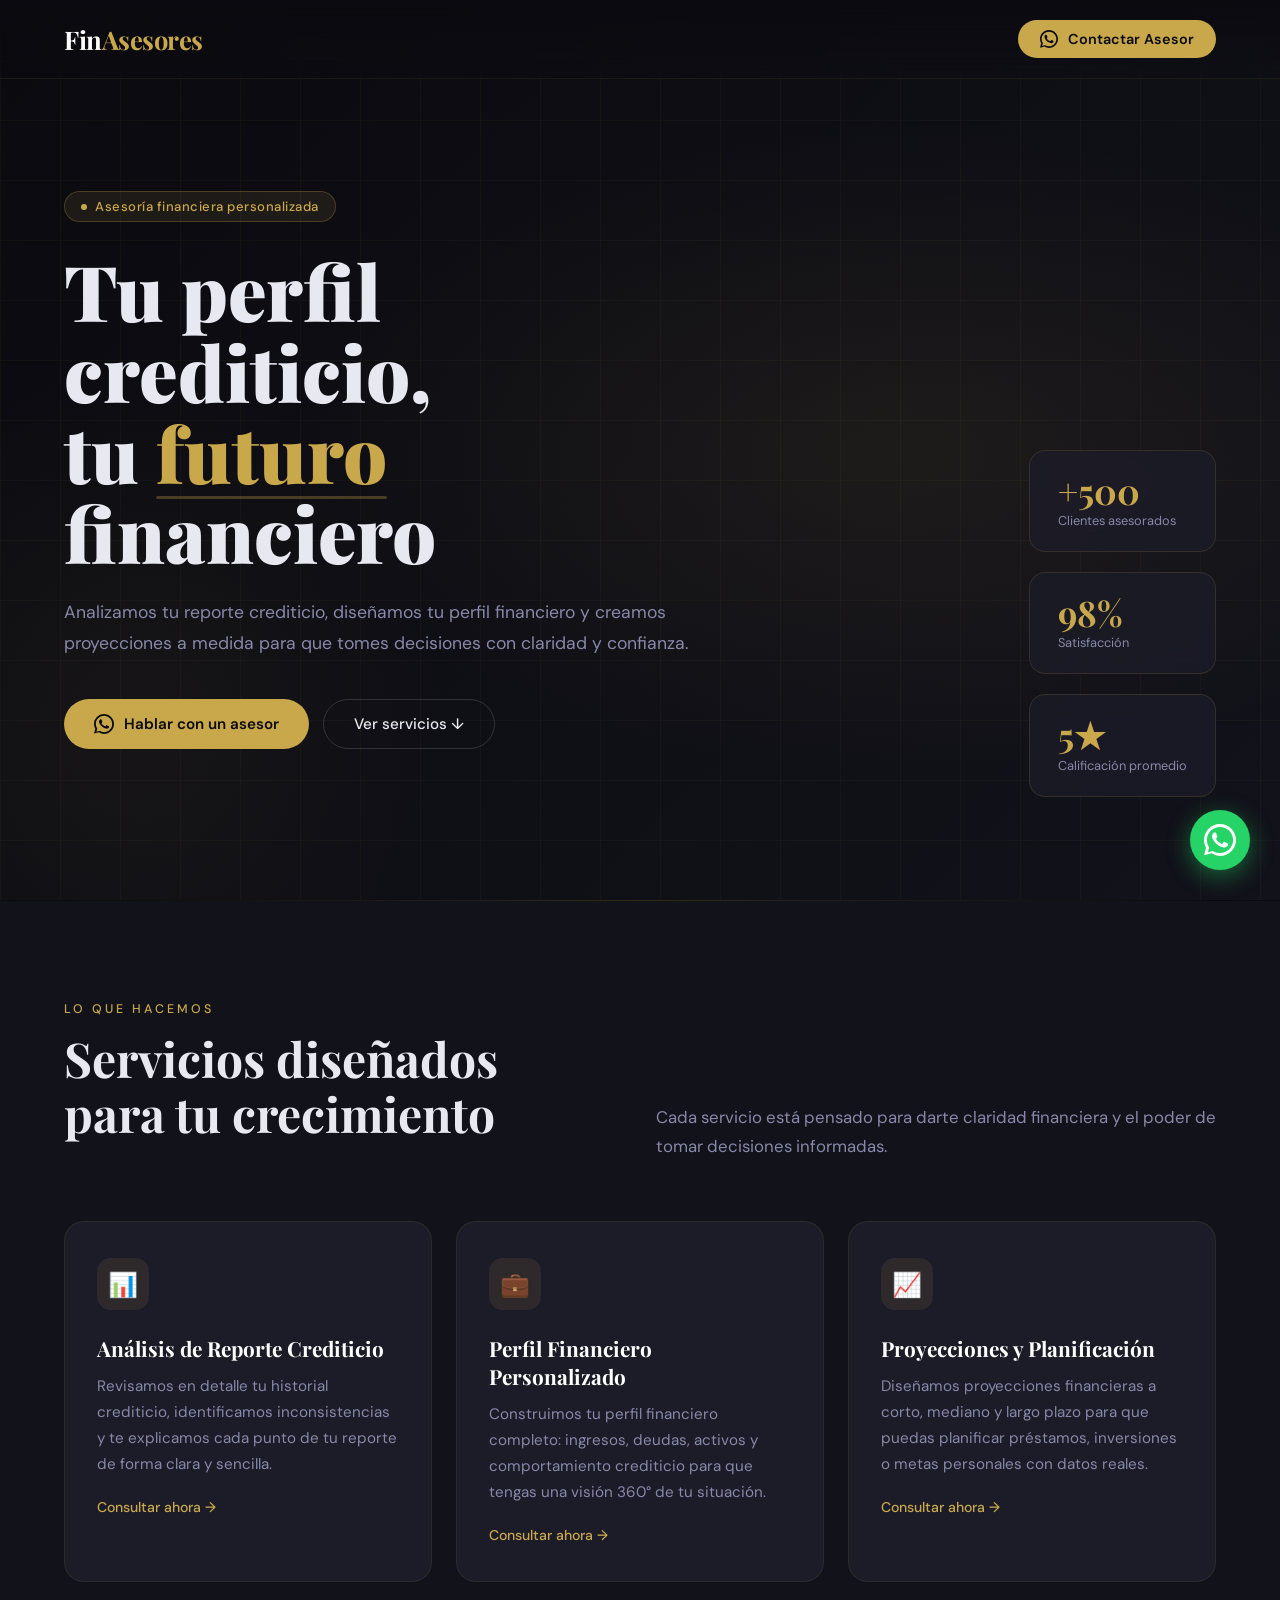
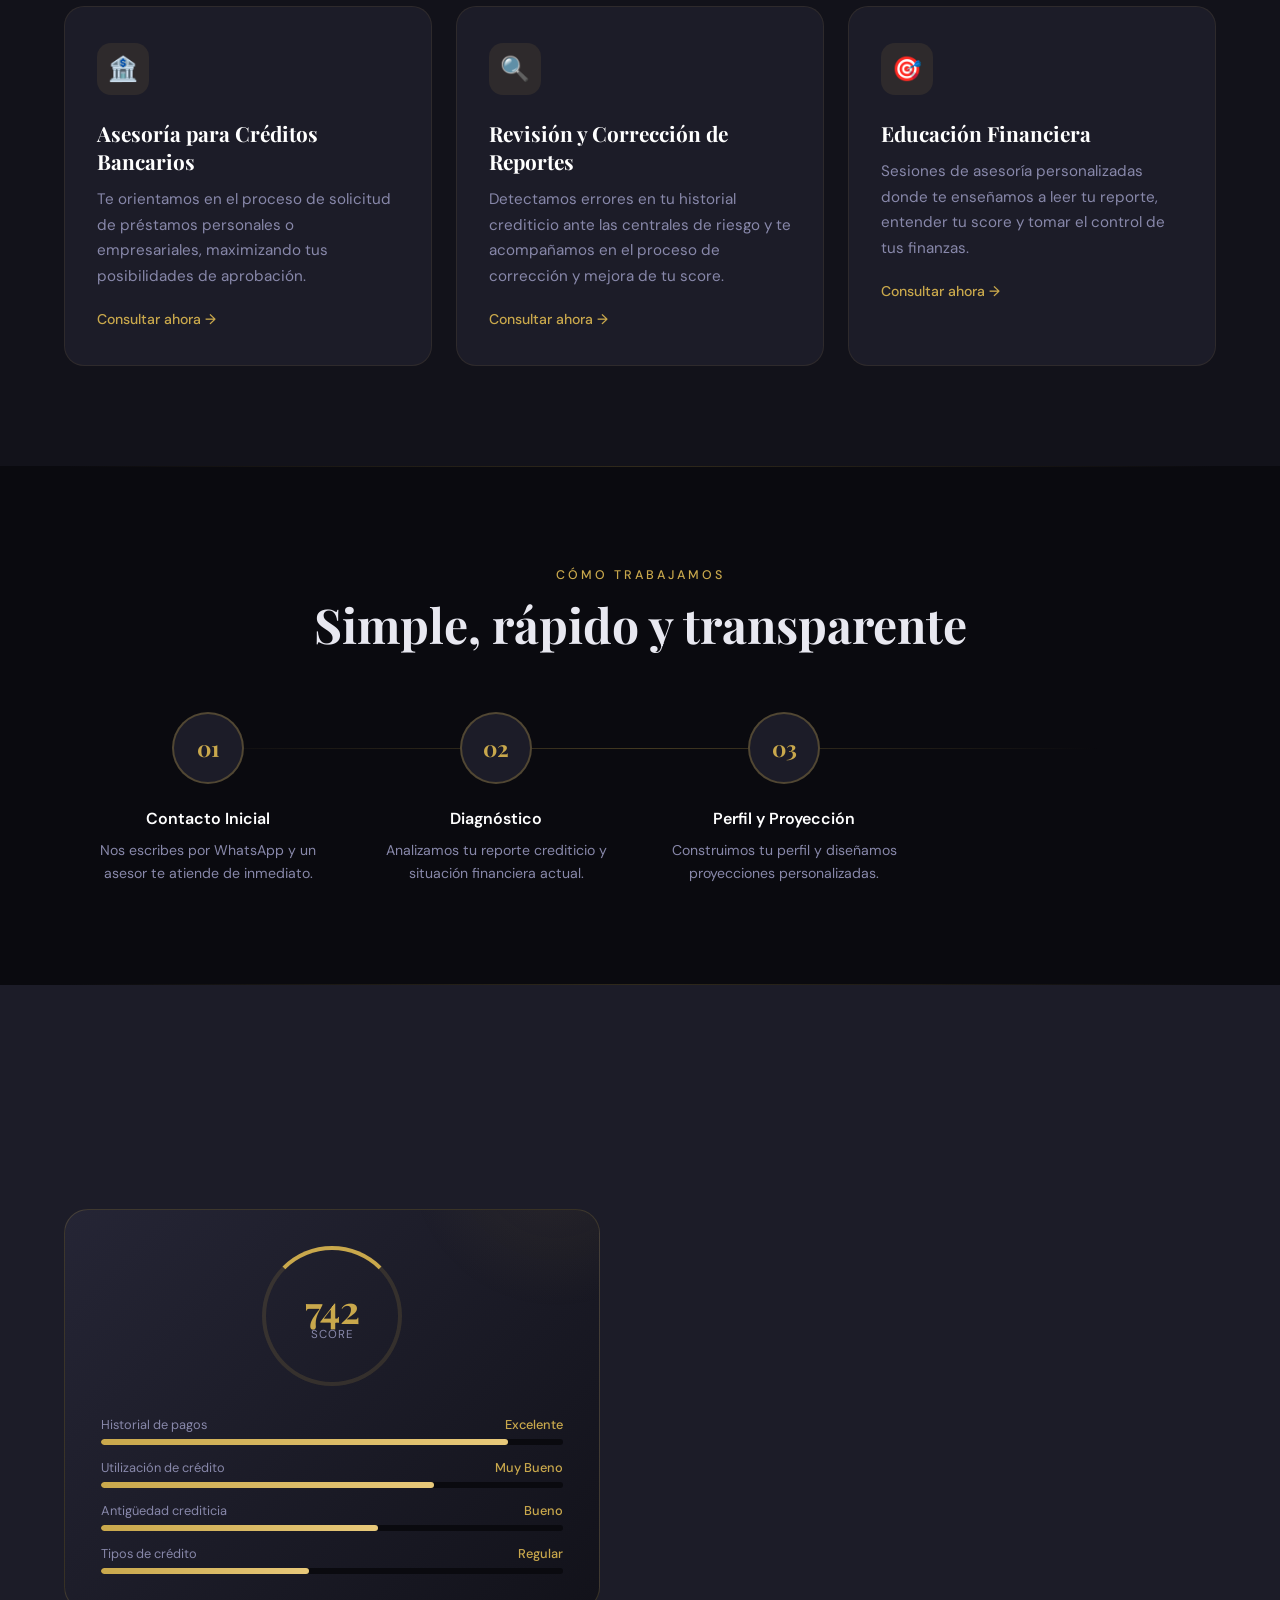
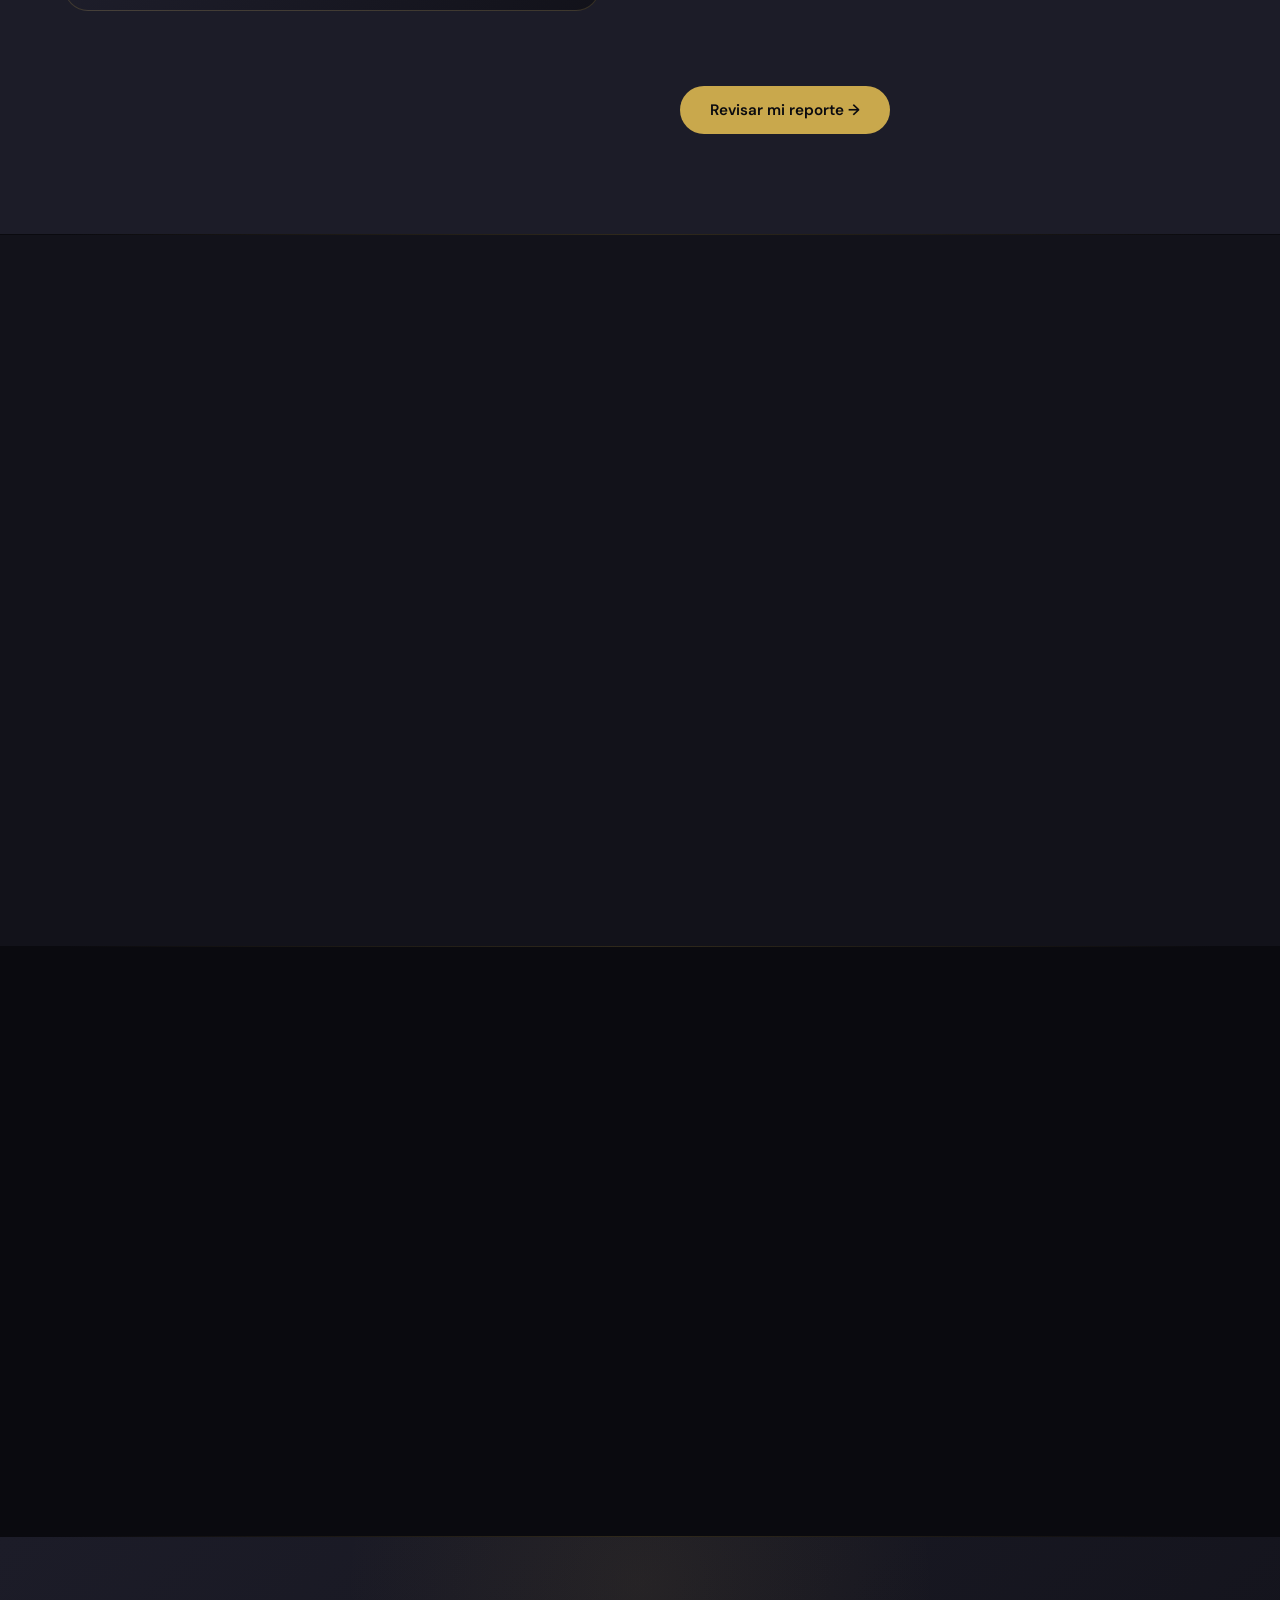
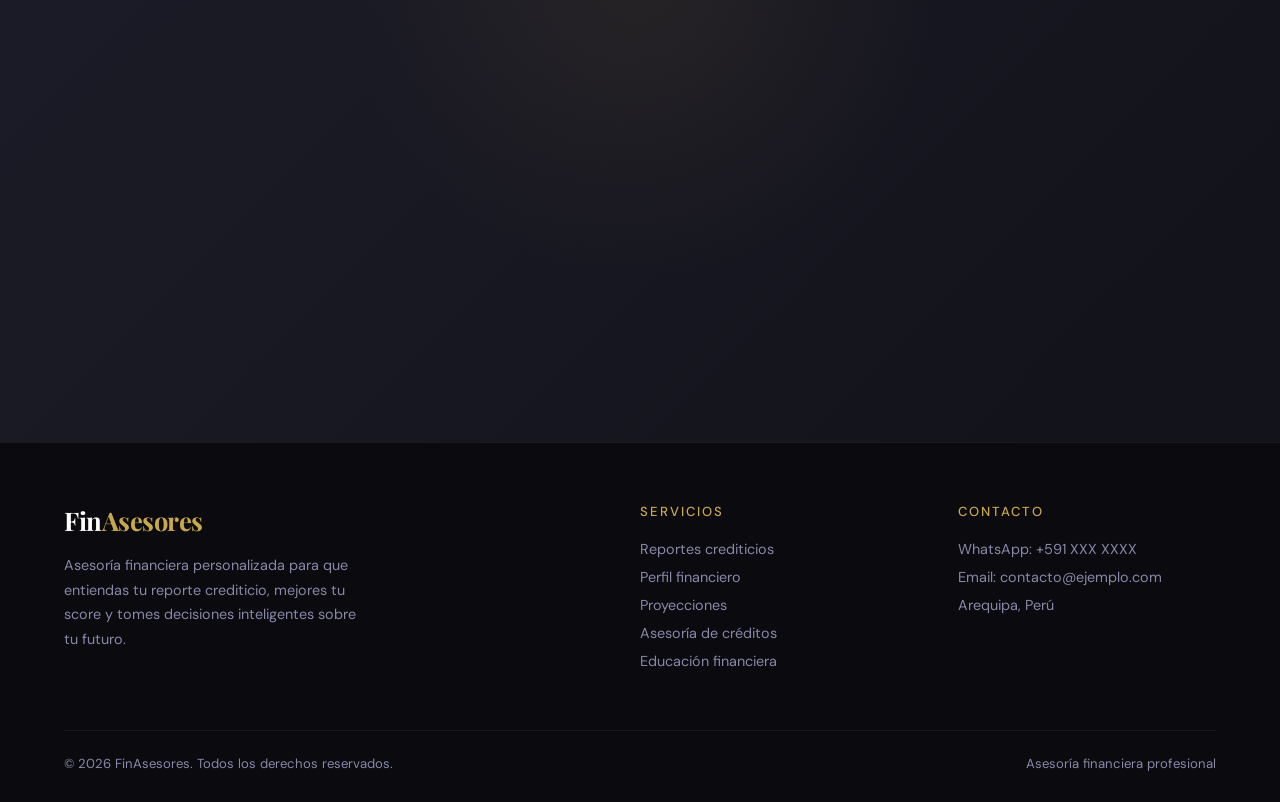
<file: index.html>
<!DOCTYPE html>
<html lang="es">
<head>
  <meta charset="UTF-8" />
  <meta name="viewport" content="width=device-width, initial-scale=1.0"/>
  <title>FinAsesores — Tu Perfil Financiero, Tu Futuro</title>
  <link rel="preconnect" href="https://fonts.googleapis.com">
  <link href="https://fonts.googleapis.com/css2?family=Playfair+Display:wght@400;700;900&family=DM+Sans:wght@300;400;500&display=swap" rel="stylesheet">
  <link rel="stylesheet" href="https://cdn.jsdelivr.net/npm/swiper@11/swiper-bundle.min.css"/>
  <style>
    *, *::before, *::after { margin: 0; padding: 0; box-sizing: border-box; }

    :root {
      --gold: #C9A84C;
      --gold-light: #E8C97A;
      --dark: #0A0A0F;
      --dark-2: #12121A;
      --dark-3: #1C1C28;
      --dark-4: #252535;
      --text: #E8E8F0;
      --text-muted: #8888AA;
      --white: #FFFFFF;
    }

    html { scroll-behavior: smooth; }

    body {
      font-family: 'DM Sans', sans-serif;
      background: var(--dark);
      color: var(--text);
      overflow-x: hidden;
    }

    /* ── NOISE TEXTURE ── */
    body::before {
      content: '';
      position: fixed;
      inset: 0;
      background-image: url("data:image/svg+xml,%3Csvg viewBox='0 0 256 256' xmlns='http://www.w3.org/2000/svg'%3E%3Cfilter id='noise'%3E%3CfeTurbulence type='fractalNoise' baseFrequency='0.9' numOctaves='4' stitchTiles='stitch'/%3E%3C/filter%3E%3Crect width='100%25' height='100%25' filter='url(%23noise)' opacity='0.03'/%3E%3C/svg%3E");
      pointer-events: none;
      z-index: 0;
      opacity: 0.4;
    }

    /* ── NAVBAR ── */
    nav {
      position: fixed;
      top: 0; left: 0; right: 0;
      z-index: 100;
      padding: 20px 5%;
      display: flex;
      justify-content: space-between;
      align-items: center;
      background: linear-gradient(to bottom, rgba(10,10,15,0.95), transparent);
      backdrop-filter: blur(10px);
      border-bottom: 1px solid rgba(201,168,76,0.1);
      transition: all 0.3s;
    }

    .logo {
      font-family: 'Playfair Display', serif;
      font-size: 1.6rem;
      font-weight: 700;
      color: var(--white);
      letter-spacing: -0.5px;
    }

    .logo span { color: var(--gold); }

    .nav-cta {
      display: flex;
      align-items: center;
      gap: 10px;
      background: var(--gold);
      color: var(--dark);
      text-decoration: none;
      padding: 10px 22px;
      border-radius: 50px;
      font-weight: 600;
      font-size: 0.9rem;
      transition: all 0.3s;
    }

    .nav-cta:hover {
      background: var(--gold-light);
      transform: translateY(-2px);
      box-shadow: 0 8px 25px rgba(201,168,76,0.35);
    }

    .nav-cta svg { width: 18px; height: 18px; }

    /* ── HERO ── */
    .hero {
      min-height: 100vh;
      display: flex;
      align-items: center;
      padding: 120px 5% 80px;
      position: relative;
      overflow: hidden;
    }

    .hero-bg {
      position: absolute;
      inset: 0;
      background: 
        radial-gradient(ellipse 80% 60% at 70% 50%, rgba(201,168,76,0.08) 0%, transparent 60%),
        radial-gradient(ellipse 50% 80% at 10% 80%, rgba(201,168,76,0.05) 0%, transparent 50%),
        linear-gradient(135deg, #0A0A0F 0%, #12121A 100%);
    }

    .hero-grid-lines {
      position: absolute;
      inset: 0;
      background-image: 
        linear-gradient(rgba(201,168,76,0.04) 1px, transparent 1px),
        linear-gradient(90deg, rgba(201,168,76,0.04) 1px, transparent 1px);
      background-size: 60px 60px;
    }

    .hero-content {
      position: relative;
      z-index: 2;
      max-width: 650px;
    }

    .hero-badge {
      display: inline-flex;
      align-items: center;
      gap: 8px;
      background: rgba(201,168,76,0.1);
      border: 1px solid rgba(201,168,76,0.25);
      color: var(--gold);
      padding: 6px 16px;
      border-radius: 50px;
      font-size: 0.82rem;
      font-weight: 500;
      letter-spacing: 0.5px;
      margin-bottom: 28px;
      animation: fadeUp 0.8s ease both;
    }

    .hero-badge::before {
      content: '';
      width: 6px; height: 6px;
      background: var(--gold);
      border-radius: 50%;
      animation: pulse 2s infinite;
    }

    h1 {
      font-family: 'Playfair Display', serif;
      font-size: clamp(2.8rem, 6vw, 5rem);
      font-weight: 900;
      line-height: 1.05;
      margin-bottom: 24px;
      animation: fadeUp 0.8s 0.1s ease both;
    }

    h1 em {
      font-style: normal;
      color: var(--gold);
      position: relative;
    }

    h1 em::after {
      content: '';
      position: absolute;
      bottom: 4px; left: 0; right: 0;
      height: 3px;
      background: var(--gold);
      opacity: 0.3;
      border-radius: 2px;
    }

    .hero-desc {
      font-size: 1.1rem;
      color: var(--text-muted);
      line-height: 1.75;
      margin-bottom: 40px;
      animation: fadeUp 0.8s 0.2s ease both;
    }

    .hero-actions {
      display: flex;
      gap: 14px;
      flex-wrap: wrap;
      animation: fadeUp 0.8s 0.3s ease both;
    }

    .btn-primary {
      display: inline-flex;
      align-items: center;
      gap: 10px;
      background: var(--gold);
      color: var(--dark);
      text-decoration: none;
      padding: 14px 30px;
      border-radius: 50px;
      font-weight: 600;
      font-size: 0.95rem;
      transition: all 0.3s;
    }

    .btn-primary:hover {
      background: var(--gold-light);
      transform: translateY(-3px);
      box-shadow: 0 12px 35px rgba(201,168,76,0.4);
    }

    .btn-secondary {
      display: inline-flex;
      align-items: center;
      gap: 10px;
      background: transparent;
      color: var(--text);
      text-decoration: none;
      padding: 14px 30px;
      border-radius: 50px;
      font-weight: 500;
      font-size: 0.95rem;
      border: 1px solid rgba(255,255,255,0.15);
      transition: all 0.3s;
    }

    .btn-secondary:hover {
      border-color: var(--gold);
      color: var(--gold);
      transform: translateY(-3px);
    }

    .hero-stats {
      position: absolute;
      right: 5%;
      top: 50%;
      transform: translateY(-50%);
      display: flex;
      flex-direction: column;
      gap: 20px;
      z-index: 2;
      animation: fadeLeft 0.8s 0.4s ease both;
    }

    .stat-card {
      background: rgba(28,28,40,0.8);
      border: 1px solid rgba(201,168,76,0.15);
      border-radius: 16px;
      padding: 22px 28px;
      backdrop-filter: blur(10px);
      min-width: 180px;
      transition: transform 0.3s;
    }

    .stat-card:hover { transform: translateX(-6px); }

    .stat-number {
      font-family: 'Playfair Display', serif;
      font-size: 2.2rem;
      font-weight: 700;
      color: var(--gold);
      line-height: 1;
    }

    .stat-label {
      font-size: 0.8rem;
      color: var(--text-muted);
      margin-top: 4px;
    }

    /* ── SECTION BASE ── */
    section { padding: 100px 5%; position: relative; }

    .section-label {
      font-size: 0.78rem;
      letter-spacing: 3px;
      text-transform: uppercase;
      color: var(--gold);
      margin-bottom: 14px;
      font-weight: 500;
    }

    .section-title {
      font-family: 'Playfair Display', serif;
      font-size: clamp(2rem, 4vw, 3rem);
      font-weight: 700;
      line-height: 1.15;
      margin-bottom: 20px;
    }

    .section-desc {
      color: var(--text-muted);
      font-size: 1.05rem;
      line-height: 1.75;
      max-width: 560px;
    }

    /* ── SERVICIOS ── */
    .services { background: var(--dark-2); }

    .services-header {
      display: flex;
      justify-content: space-between;
      align-items: flex-end;
      margin-bottom: 60px;
      gap: 30px;
      flex-wrap: wrap;
    }

    .services-grid {
      display: grid;
      grid-template-columns: repeat(auto-fit, minmax(300px, 1fr));
      gap: 24px;
    }

    .service-card {
      background: var(--dark-3);
      border: 1px solid rgba(201,168,76,0.1);
      border-radius: 20px;
      padding: 36px 32px;
      transition: all 0.4s;
      position: relative;
      overflow: hidden;
      cursor: default;
    }

    .service-card::before {
      content: '';
      position: absolute;
      top: 0; left: 0; right: 0;
      height: 2px;
      background: linear-gradient(90deg, transparent, var(--gold), transparent);
      opacity: 0;
      transition: opacity 0.4s;
    }

    .service-card:hover {
      border-color: rgba(201,168,76,0.3);
      transform: translateY(-6px);
      box-shadow: 0 20px 50px rgba(0,0,0,0.4);
    }

    .service-card:hover::before { opacity: 1; }

    .service-icon {
      width: 52px; height: 52px;
      background: rgba(201,168,76,0.1);
      border-radius: 14px;
      display: flex;
      align-items: center;
      justify-content: center;
      margin-bottom: 24px;
      font-size: 1.5rem;
    }

    .service-card h3 {
      font-family: 'Playfair Display', serif;
      font-size: 1.3rem;
      margin-bottom: 12px;
      color: var(--white);
    }

    .service-card p {
      color: var(--text-muted);
      font-size: 0.95rem;
      line-height: 1.7;
    }

    .service-link {
      display: inline-flex;
      align-items: center;
      gap: 6px;
      color: var(--gold);
      font-size: 0.88rem;
      font-weight: 500;
      text-decoration: none;
      margin-top: 20px;
      transition: gap 0.3s;
    }

    .service-link:hover { gap: 10px; }

    /* ── PROCESO ── */
    .process-steps {
      display: grid;
      grid-template-columns: repeat(auto-fit, minmax(220px, 1fr));
      gap: 0;
      margin-top: 60px;
      position: relative;
    }

    .process-steps::before {
      content: '';
      position: absolute;
      top: 36px;
      left: 10%;
      right: 10%;
      height: 1px;
      background: linear-gradient(90deg, transparent, var(--gold), transparent);
      opacity: 0.3;
    }

    .step {
      text-align: center;
      padding: 0 20px;
      position: relative;
    }

    .step-num {
      width: 72px; height: 72px;
      border-radius: 50%;
      background: var(--dark-3);
      border: 2px solid rgba(201,168,76,0.3);
      display: flex;
      align-items: center;
      justify-content: center;
      margin: 0 auto 24px;
      font-family: 'Playfair Display', serif;
      font-size: 1.4rem;
      font-weight: 700;
      color: var(--gold);
      position: relative;
      z-index: 2;
      transition: all 0.3s;
    }

    .step:hover .step-num {
      background: var(--gold);
      color: var(--dark);
      transform: scale(1.1);
    }

    .step h4 {
      font-size: 1rem;
      font-weight: 600;
      margin-bottom: 10px;
      color: var(--white);
    }

    .step p {
      font-size: 0.88rem;
      color: var(--text-muted);
      line-height: 1.6;
    }

    /* ── REPORTES CREDITICIOS ── */
    .credit-section {
      background: var(--dark-3);
      overflow: hidden;
    }

    .credit-inner {
      display: grid;
      grid-template-columns: 1fr 1fr;
      gap: 80px;
      align-items: center;
    }

    .credit-visual {
      position: relative;
    }

    .credit-card-mock {
      background: linear-gradient(135deg, var(--dark-4), var(--dark-2));
      border: 1px solid rgba(201,168,76,0.2);
      border-radius: 24px;
      padding: 36px;
      position: relative;
      overflow: hidden;
    }

    .credit-card-mock::after {
      content: '';
      position: absolute;
      top: -50%;
      right: -20%;
      width: 300px;
      height: 300px;
      background: radial-gradient(circle, rgba(201,168,76,0.08), transparent 70%);
    }

    .score-ring {
      text-align: center;
      margin-bottom: 30px;
    }

    .score-circle {
      width: 140px; height: 140px;
      border-radius: 50%;
      border: 4px solid rgba(201,168,76,0.15);
      border-top-color: var(--gold);
      display: flex;
      flex-direction: column;
      align-items: center;
      justify-content: center;
      margin: 0 auto;
      animation: spin-slow 8s linear infinite;
      position: relative;
    }

    .score-inner {
      position: absolute;
      text-align: center;
      animation: spin-slow 8s linear infinite reverse;
    }

    .score-number {
      font-family: 'Playfair Display', serif;
      font-size: 2.4rem;
      font-weight: 700;
      color: var(--gold);
      line-height: 1;
    }

    .score-label {
      font-size: 0.72rem;
      color: var(--text-muted);
      letter-spacing: 1px;
    }

    .credit-bars {
      display: flex;
      flex-direction: column;
      gap: 14px;
    }

    .bar-row { display: flex; flex-direction: column; gap: 6px; }

    .bar-meta {
      display: flex;
      justify-content: space-between;
      font-size: 0.8rem;
    }

    .bar-meta span:first-child { color: var(--text-muted); }
    .bar-meta span:last-child { color: var(--gold); font-weight: 500; }

    .bar-track {
      height: 6px;
      background: var(--dark);
      border-radius: 3px;
      overflow: hidden;
    }

    .bar-fill {
      height: 100%;
      background: linear-gradient(90deg, var(--gold), var(--gold-light));
      border-radius: 3px;
      animation: barGrow 1.5s ease both;
    }

    .credit-features {
      display: flex;
      flex-direction: column;
      gap: 22px;
    }

    .feature-item {
      display: flex;
      gap: 16px;
      align-items: flex-start;
    }

    .feature-icon {
      width: 44px; height: 44px;
      background: rgba(201,168,76,0.1);
      border-radius: 12px;
      display: flex;
      align-items: center;
      justify-content: center;
      font-size: 1.2rem;
      flex-shrink: 0;
    }

    .feature-item h4 {
      font-size: 1rem;
      font-weight: 600;
      margin-bottom: 4px;
      color: var(--white);
    }

    .feature-item p {
      font-size: 0.88rem;
      color: var(--text-muted);
      line-height: 1.6;
    }

    /* ── TESTIMONIOS ── */
    .testimonials { background: var(--dark-2); }

    .swiper { margin-top: 50px; padding-bottom: 50px !important; }

    .testimonial-card {
      background: var(--dark-3);
      border: 1px solid rgba(201,168,76,0.1);
      border-radius: 20px;
      padding: 36px;
      height: auto !important;
    }

    .stars { color: var(--gold); font-size: 1.1rem; margin-bottom: 20px; }

    .testimonial-text {
      color: var(--text-muted);
      font-size: 0.97rem;
      line-height: 1.75;
      margin-bottom: 28px;
      font-style: italic;
    }

    .testimonial-author {
      display: flex;
      align-items: center;
      gap: 14px;
    }

    .author-avatar {
      width: 46px; height: 46px;
      border-radius: 50%;
      background: linear-gradient(135deg, var(--gold), var(--dark-4));
      display: flex;
      align-items: center;
      justify-content: center;
      font-family: 'Playfair Display', serif;
      font-weight: 700;
      color: var(--dark);
      font-size: 1.1rem;
    }

    .author-name { font-weight: 600; font-size: 0.95rem; }
    .author-detail { font-size: 0.8rem; color: var(--text-muted); }

    .swiper-pagination-bullet { background: var(--gold) !important; }

    /* ── FAQ ── */
    .faq-grid {
      display: grid;
      grid-template-columns: 1fr 1fr;
      gap: 16px;
      margin-top: 50px;
    }

    .faq-item {
      background: var(--dark-3);
      border: 1px solid rgba(201,168,76,0.1);
      border-radius: 16px;
      overflow: hidden;
      transition: border-color 0.3s;
    }

    .faq-item.open { border-color: rgba(201,168,76,0.3); }

    .faq-question {
      width: 100%;
      display: flex;
      justify-content: space-between;
      align-items: center;
      padding: 22px 24px;
      background: none;
      border: none;
      color: var(--white);
      font-family: 'DM Sans', sans-serif;
      font-size: 0.95rem;
      font-weight: 500;
      text-align: left;
      cursor: pointer;
      gap: 16px;
    }

    .faq-arrow {
      width: 28px; height: 28px;
      background: rgba(201,168,76,0.1);
      border-radius: 50%;
      display: flex;
      align-items: center;
      justify-content: center;
      flex-shrink: 0;
      color: var(--gold);
      font-size: 1rem;
      transition: transform 0.3s, background 0.3s;
    }

    .faq-item.open .faq-arrow {
      transform: rotate(45deg);
      background: var(--gold);
      color: var(--dark);
    }

    .faq-answer {
      max-height: 0;
      overflow: hidden;
      transition: max-height 0.4s ease, padding 0.3s;
      padding: 0 24px;
      color: var(--text-muted);
      font-size: 0.9rem;
      line-height: 1.7;
    }

    .faq-item.open .faq-answer {
      max-height: 300px;
      padding: 0 24px 22px;
    }

    /* ── CTA FINAL ── */
    .cta-section {
      background: linear-gradient(135deg, var(--dark-3) 0%, var(--dark-2) 100%);
      text-align: center;
      position: relative;
      overflow: hidden;
    }

    .cta-section::before {
      content: '';
      position: absolute;
      top: -50%;
      left: 50%;
      transform: translateX(-50%);
      width: 600px; height: 600px;
      background: radial-gradient(circle, rgba(201,168,76,0.08), transparent 70%);
      pointer-events: none;
    }

    .cta-section .section-title { margin: 0 auto 16px; max-width: 600px; }
    .cta-section .section-desc { margin: 0 auto 40px; text-align: center; }

    /* ── WHATSAPP FLOAT ── */
    .wa-float {
      position: fixed;
      bottom: 30px;
      right: 30px;
      z-index: 999;
      width: 60px; height: 60px;
      background: #25D366;
      border-radius: 50%;
      display: flex;
      align-items: center;
      justify-content: center;
      box-shadow: 0 6px 25px rgba(37,211,102,0.45);
      text-decoration: none;
      transition: all 0.3s;
      animation: float 3s ease-in-out infinite;
    }

    .wa-float:hover {
      transform: scale(1.1);
      box-shadow: 0 10px 35px rgba(37,211,102,0.6);
    }

    .wa-float svg { width: 32px; height: 32px; }

    .wa-tooltip {
      position: absolute;
      right: 74px;
      background: var(--dark-3);
      color: var(--white);
      padding: 8px 14px;
      border-radius: 8px;
      font-size: 0.82rem;
      white-space: nowrap;
      opacity: 0;
      pointer-events: none;
      transition: opacity 0.3s;
      border: 1px solid rgba(201,168,76,0.2);
    }

    .wa-float:hover .wa-tooltip { opacity: 1; }

    /* ── FOOTER ── */
    footer {
      background: var(--dark);
      border-top: 1px solid rgba(201,168,76,0.1);
      padding: 60px 5% 30px;
    }

    .footer-grid {
      display: grid;
      grid-template-columns: 2fr 1fr 1fr;
      gap: 60px;
      margin-bottom: 50px;
    }

    .footer-brand .logo { display: block; margin-bottom: 16px; }

    .footer-brand p {
      color: var(--text-muted);
      font-size: 0.9rem;
      line-height: 1.7;
      max-width: 300px;
    }

    .footer-col h5 {
      font-size: 0.82rem;
      letter-spacing: 2px;
      text-transform: uppercase;
      color: var(--gold);
      margin-bottom: 20px;
      font-weight: 500;
    }

    .footer-col ul { list-style: none; }

    .footer-col ul li {
      margin-bottom: 10px;
      font-size: 0.9rem;
      color: var(--text-muted);
    }

    .footer-col ul li a {
      color: var(--text-muted);
      text-decoration: none;
      transition: color 0.3s;
    }

    .footer-col ul li a:hover { color: var(--gold); }

    .footer-bottom {
      border-top: 1px solid rgba(255,255,255,0.06);
      padding-top: 24px;
      display: flex;
      justify-content: space-between;
      align-items: center;
      font-size: 0.82rem;
      color: var(--text-muted);
      flex-wrap: wrap;
      gap: 10px;
    }

    /* ── DIVIDER ── */
    .divider {
      height: 1px;
      background: linear-gradient(90deg, transparent, rgba(201,168,76,0.2), transparent);
      margin: 0 5%;
    }

    /* ── ANIMATIONS ── */
    @keyframes fadeUp {
      from { opacity: 0; transform: translateY(30px); }
      to { opacity: 1; transform: translateY(0); }
    }

    @keyframes fadeLeft {
      from { opacity: 0; transform: translateX(30px); }
      to { opacity: 1; transform: translateX(0); }
    }

    @keyframes pulse {
      0%, 100% { opacity: 1; transform: scale(1); }
      50% { opacity: 0.5; transform: scale(0.8); }
    }

    @keyframes float {
      0%, 100% { transform: translateY(0); }
      50% { transform: translateY(-8px); }
    }

    @keyframes spin-slow {
      to { transform: rotate(360deg); }
    }

    @keyframes barGrow {
      from { width: 0; }
    }

    /* Scroll reveal */
    .reveal {
      opacity: 0;
      transform: translateY(40px);
      transition: opacity 0.7s ease, transform 0.7s ease;
    }
    .reveal.visible {
      opacity: 1;
      transform: translateY(0);
    }

    /* ── RESPONSIVE ── */
    @media (max-width: 900px) {
      .hero-stats { display: none; }
      .credit-inner { grid-template-columns: 1fr; gap: 40px; }
      .faq-grid { grid-template-columns: 1fr; }
      .footer-grid { grid-template-columns: 1fr; gap: 30px; }
      .process-steps::before { display: none; }
    }

    @media (max-width: 600px) {
      section { padding: 70px 5%; }
      .hero { padding: 100px 5% 60px; }
    }
  </style>
</head>
<body>

  <!-- NAVBAR -->
  <nav>
    <div class="logo">Fin<span>Asesores</span></div>
    <a href="https://wa.me/591TUNUMERO" target="_blank" class="nav-cta">
      <svg viewBox="0 0 24 24" fill="currentColor"><path d="M17.472 14.382c-.297-.149-1.758-.867-2.03-.967-.273-.099-.471-.148-.67.15-.197.297-.767.966-.94 1.164-.173.199-.347.223-.644.075-.297-.15-1.255-.463-2.39-1.475-.883-.788-1.48-1.761-1.653-2.059-.173-.297-.018-.458.13-.606.134-.133.298-.347.446-.52.149-.174.198-.298.298-.497.099-.198.05-.371-.025-.52-.075-.149-.669-1.612-.916-2.207-.242-.579-.487-.5-.669-.51-.173-.008-.371-.01-.57-.01-.198 0-.52.074-.792.372-.272.297-1.04 1.016-1.04 2.479 0 1.462 1.065 2.875 1.213 3.074.149.198 2.096 3.2 5.077 4.487.709.306 1.262.489 1.694.625.712.227 1.36.195 1.871.118.571-.085 1.758-.719 2.006-1.413.248-.694.248-1.289.173-1.413-.074-.124-.272-.198-.57-.347z"/><path d="M12 0C5.373 0 0 5.373 0 12c0 2.115.553 4.103 1.523 5.83L.057 23.5l5.784-1.517A11.945 11.945 0 0012 24c6.627 0 12-5.373 12-12S18.627 0 12 0zm0 21.818a9.808 9.808 0 01-5.032-1.39l-.36-.214-3.733.979 1.004-3.63-.237-.374A9.817 9.817 0 012.182 12C2.182 6.57 6.57 2.182 12 2.182S21.818 6.57 21.818 12 17.43 21.818 12 21.818z"/></svg>
      Contactar Asesor
    </a>
  </nav>

  <!-- HERO -->
  <section class="hero">
    <div class="hero-bg"></div>
    <div class="hero-grid-lines"></div>
    <div class="hero-content">
      <div class="hero-badge">Asesoría financiera personalizada</div>
      <h1>Tu perfil crediticio,<br>tu <em>futuro</em> financiero</h1>
      <p class="hero-desc">
        Analizamos tu reporte crediticio, diseñamos tu perfil financiero y creamos proyecciones a medida para que tomes decisiones con claridad y confianza.
      </p>
      <div class="hero-actions">
        <a href="https://wa.me/591TUNUMERO" target="_blank" class="btn-primary">
          <svg width="20" height="20" viewBox="0 0 24 24" fill="currentColor"><path d="M17.472 14.382c-.297-.149-1.758-.867-2.03-.967-.273-.099-.471-.148-.67.15-.197.297-.767.966-.94 1.164-.173.199-.347.223-.644.075-.297-.15-1.255-.463-2.39-1.475-.883-.788-1.48-1.761-1.653-2.059-.173-.297-.018-.458.13-.606.134-.133.298-.347.446-.52.149-.174.198-.298.298-.497.099-.198.05-.371-.025-.52-.075-.149-.669-1.612-.916-2.207-.242-.579-.487-.5-.669-.51-.173-.008-.371-.01-.57-.01-.198 0-.52.074-.792.372-.272.297-1.04 1.016-1.04 2.479 0 1.462 1.065 2.875 1.213 3.074.149.198 2.096 3.2 5.077 4.487.709.306 1.262.489 1.694.625.712.227 1.36.195 1.871.118.571-.085 1.758-.719 2.006-1.413.248-.694.248-1.289.173-1.413-.074-.124-.272-.198-.57-.347z"/><path d="M12 0C5.373 0 0 5.373 0 12c0 2.115.553 4.103 1.523 5.83L.057 23.5l5.784-1.517A11.945 11.945 0 0012 24c6.627 0 12-5.373 12-12S18.627 0 12 0zm0 21.818a9.808 9.808 0 01-5.032-1.39l-.36-.214-3.733.979 1.004-3.63-.237-.374A9.817 9.817 0 012.182 12C2.182 6.57 6.57 2.182 12 2.182S21.818 6.57 21.818 12 17.43 21.818 12 21.818z"/></svg>
          Hablar con un asesor
        </a>
        <a href="#servicios" class="btn-secondary">
          Ver servicios ↓
        </a>
      </div>
    </div>
    <div class="hero-stats">
      <div class="stat-card">
        <div class="stat-number">+500</div>
        <div class="stat-label">Clientes asesorados</div>
      </div>
      <div class="stat-card">
        <div class="stat-number">98%</div>
        <div class="stat-label">Satisfacción</div>
      </div>
      <div class="stat-card">
        <div class="stat-number">5★</div>
        <div class="stat-label">Calificación promedio</div>
      </div>
    </div>
  </section>

  <div class="divider"></div>

  <!-- SERVICIOS -->
  <section class="services" id="servicios">
    <div class="services-header">
      <div>
        <div class="section-label reveal">Lo que hacemos</div>
        <div class="section-title reveal">Servicios diseñados<br>para tu crecimiento</div>
      </div>
      <p class="section-desc reveal">Cada servicio está pensado para darte claridad financiera y el poder de tomar decisiones informadas.</p>
    </div>
    <div class="services-grid">
      <div class="service-card reveal">
        <div class="service-icon">📊</div>
        <h3>Análisis de Reporte Crediticio</h3>
        <p>Revisamos en detalle tu historial crediticio, identificamos inconsistencias y te explicamos cada punto de tu reporte de forma clara y sencilla.</p>
        <a href="https://wa.me/591TUNUMERO" target="_blank" class="service-link">Consultar ahora →</a>
      </div>
      <div class="service-card reveal">
        <div class="service-icon">💼</div>
        <h3>Perfil Financiero Personalizado</h3>
        <p>Construimos tu perfil financiero completo: ingresos, deudas, activos y comportamiento crediticio para que tengas una visión 360° de tu situación.</p>
        <a href="https://wa.me/591TUNUMERO" target="_blank" class="service-link">Consultar ahora →</a>
      </div>
      <div class="service-card reveal">
        <div class="service-icon">📈</div>
        <h3>Proyecciones y Planificación</h3>
        <p>Diseñamos proyecciones financieras a corto, mediano y largo plazo para que puedas planificar préstamos, inversiones o metas personales con datos reales.</p>
        <a href="https://wa.me/591TUNUMERO" target="_blank" class="service-link">Consultar ahora →</a>
      </div>
      <div class="service-card reveal">
        <div class="service-icon">🏦</div>
        <h3>Asesoría para Créditos Bancarios</h3>
        <p>Te orientamos en el proceso de solicitud de préstamos personales o empresariales, maximizando tus posibilidades de aprobación.</p>
        <a href="https://wa.me/591TUNUMERO" target="_blank" class="service-link">Consultar ahora →</a>
      </div>
      <div class="service-card reveal">
        <div class="service-icon">🔍</div>
        <h3>Revisión y Corrección de Reportes</h3>
        <p>Detectamos errores en tu historial crediticio ante las centrales de riesgo y te acompañamos en el proceso de corrección y mejora de tu score.</p>
        <a href="https://wa.me/591TUNUMERO" target="_blank" class="service-link">Consultar ahora →</a>
      </div>
      <div class="service-card reveal">
        <div class="service-icon">🎯</div>
        <h3>Educación Financiera</h3>
        <p>Sesiones de asesoría personalizadas donde te enseñamos a leer tu reporte, entender tu score y tomar el control de tus finanzas.</p>
        <a href="https://wa.me/591TUNUMERO" target="_blank" class="service-link">Consultar ahora →</a>
      </div>
    </div>
  </section>

  <div class="divider"></div>

  <!-- PROCESO -->
  <section>
    <div style="text-align:center; margin-bottom: 0;">
      <div class="section-label reveal">Cómo trabajamos</div>
      <div class="section-title reveal" style="margin: 0 auto;">Simple, rápido y transparente</div>
    </div>
    <div class="process-steps">
      <div class="step reveal">
        <div class="step-num">01</div>
        <h4>Contacto Inicial</h4>
        <p>Nos escribes por WhatsApp y un asesor te atiende de inmediato.</p>
      </div>
      <div class="step reveal">
        <div class="step-num">02</div>
        <h4>Diagnóstico</h4>
        <p>Analizamos tu reporte crediticio y situación financiera actual.</p>
      </div>
      <div class="step reveal">
        <div class="step-num">03</div>
        <h4>Perfil y Proyección</h4>
        <p>Construimos tu perfil y diseñamos proyecciones personalizadas.</p>
      </div>
      <div class="step reveal">
        <div class="step-num">04</div>
        <h4>Plan de Acción</h4>
        <p>Te entregamos un plan concreto con pasos claros a seguir.</p>
      </div>
    </div>
  </section>

  <div class="divider"></div>

  <!-- REPORTES CREDITICIOS -->
  <section class="credit-section" id="reportes">
    <div class="credit-inner">
      <div class="credit-visual reveal">
        <div class="credit-card-mock">
          <div class="score-ring">
            <div class="score-circle">
              <div class="score-inner">
                <div class="score-number">742</div>
                <div class="score-label">SCORE</div>
              </div>
            </div>
          </div>
          <div class="credit-bars">
            <div class="bar-row">
              <div class="bar-meta"><span>Historial de pagos</span><span>Excelente</span></div>
              <div class="bar-track"><div class="bar-fill" style="width:88%"></div></div>
            </div>
            <div class="bar-row">
              <div class="bar-meta"><span>Utilización de crédito</span><span>Muy Bueno</span></div>
              <div class="bar-track"><div class="bar-fill" style="width:72%"></div></div>
            </div>
            <div class="bar-row">
              <div class="bar-meta"><span>Antigüedad crediticia</span><span>Bueno</span></div>
              <div class="bar-track"><div class="bar-fill" style="width:60%"></div></div>
            </div>
            <div class="bar-row">
              <div class="bar-meta"><span>Tipos de crédito</span><span>Regular</span></div>
              <div class="bar-track"><div class="bar-fill" style="width:45%"></div></div>
            </div>
          </div>
        </div>
      </div>
      <div class="credit-features">
        <div class="section-label reveal">Reportes Crediticios</div>
        <div class="section-title reveal">Entiende tu reporte,<br>mejora tu score</div>
        <p class="section-desc reveal">Tu reporte crediticio es la llave para acceder a mejores créditos, tasas más bajas y oportunidades financieras. Nosotros te ayudamos a entenderlo y optimizarlo.</p>
        <div class="feature-item reveal">
          <div class="feature-icon">🔎</div>
          <div>
            <h4>Lectura e interpretación completa</h4>
            <p>Te explicamos cada sección de tu reporte ante las centrales de riesgo de forma simple.</p>
          </div>
        </div>
        <div class="feature-item reveal">
          <div class="feature-icon">⚡</div>
          <div>
            <h4>Detección de errores y deudas</h4>
            <p>Identificamos registros incorrectos o deudas que afectan negativamente tu calificación.</p>
          </div>
        </div>
        <div class="feature-item reveal">
          <div class="feature-icon">🚀</div>
          <div>
            <h4>Estrategia de mejora de score</h4>
            <p>Diseñamos un plan personalizado para mejorar tu puntaje crediticio de forma progresiva.</p>
          </div>
        </div>
        <a href="https://wa.me/591TUNUMERO" target="_blank" class="btn-primary" style="align-self: flex-start; margin-top: 10px;">
          Revisar mi reporte →
        </a>
      </div>
    </div>
  </section>

  <div class="divider"></div>

  <!-- TESTIMONIOS -->
  <section class="testimonials" id="testimonios">
    <div style="text-align:center;">
      <div class="section-label reveal">Testimonios</div>
      <div class="section-title reveal">Lo que dicen nuestros clientes</div>
    </div>
    <div class="swiper reveal">
      <div class="swiper-wrapper">
        <div class="swiper-slide">
          <div class="testimonial-card">
            <div class="stars">★★★★★</div>
            <p class="testimonial-text">"Nunca entendí mi reporte crediticio hasta que los contacté. Me explicaron todo con calma y en pocas semanas ya tenía un plan claro para mejorar mi situación."</p>
            <div class="testimonial-author">
              <div class="author-avatar">M</div>
              <div>
                <div class="author-name">María Quispe</div>
                <div class="author-detail">Arequipa, Perú</div>
              </div>
            </div>
          </div>
        </div>
        <div class="swiper-slide">
          <div class="testimonial-card">
            <div class="stars">★★★★★</div>
            <p class="testimonial-text">"Gracias a las proyecciones que me armaron pude solicitar un préstamo con mucha más confianza. El banco aprobó mi crédito sin problemas."</p>
            <div class="testimonial-author">
              <div class="author-avatar">C</div>
              <div>
                <div class="author-name">Carlos Mamani</div>
                <div class="author-detail">Lima, Perú</div>
              </div>
            </div>
          </div>
        </div>
        <div class="swiper-slide">
          <div class="testimonial-card">
            <div class="stars">★★★★★</div>
            <p class="testimonial-text">"Tenía una deuda en mi reporte que ni sabía que existía. Me ayudaron a gestionarla y ahora mi score mejoró considerablemente. ¡Muy recomendados!"</p>
            <div class="testimonial-author">
              <div class="author-avatar">A</div>
              <div>
                <div class="author-name">Andrea Flores</div>
                <div class="author-detail">Cusco, Perú</div>
              </div>
            </div>
          </div>
        </div>
        <div class="swiper-slide">
          <div class="testimonial-card">
            <div class="stars">★★★★★</div>
            <p class="testimonial-text">"Profesionales, rápidos y muy claros en su asesoría. Me ayudaron a entender mi perfil financiero y ahora sé exactamente qué pasos seguir para mis metas."</p>
            <div class="testimonial-author">
              <div class="author-avatar">R</div>
              <div>
                <div class="author-name">Roberto Huanca</div>
                <div class="author-detail">Arequipa, Perú</div>
              </div>
            </div>
          </div>
        </div>
      </div>
      <div class="swiper-pagination"></div>
    </div>
  </section>

  <div class="divider"></div>

  <!-- FAQ -->
  <section id="faq">
    <div style="text-align:center; margin-bottom: 0;">
      <div class="section-label reveal">Preguntas frecuentes</div>
      <div class="section-title reveal" style="margin: 0 auto;">Todo lo que necesitas saber</div>
    </div>
    <div class="faq-grid">
      <div class="faq-item reveal">
        <button class="faq-question" onclick="toggleFaq(this)">
          ¿Qué incluye el análisis de mi reporte crediticio?
          <span class="faq-arrow">+</span>
        </button>
        <div class="faq-answer">Incluye la revisión completa de tu historial ante las centrales de riesgo, identificación de deudas, errores o inconsistencias, interpretación de tu score y recomendaciones concretas para mejorar tu calificación.</div>
      </div>
      <div class="faq-item reveal">
        <button class="faq-question" onclick="toggleFaq(this)">
          ¿Cuánto tiempo toma recibir mi perfil financiero?
          <span class="faq-arrow">+</span>
        </button>
        <div class="faq-answer">Una vez que nos proporcionas la información necesaria, tu perfil financiero completo con proyecciones está listo en un plazo de 24 a 48 horas hábiles.</div>
      </div>
      <div class="faq-item reveal">
        <button class="faq-question" onclick="toggleFaq(this)">
          ¿Pueden ayudarme si tengo deudas o mal historial?
          <span class="faq-arrow">+</span>
        </button>
        <div class="faq-answer">Sí, de hecho es uno de los casos más frecuentes que atendemos. Analizamos tu situación actual y diseñamos una estrategia realista para mejorar tu perfil crediticio paso a paso.</div>
      </div>
      <div class="faq-item reveal">
        <button class="faq-question" onclick="toggleFaq(this)">
          ¿Es confidencial mi información financiera?
          <span class="faq-arrow">+</span>
        </button>
        <div class="faq-answer">Absolutamente. Toda la información que compartes con nosotros es tratada con absoluta confidencialidad. No compartimos tus datos con terceros bajo ninguna circunstancia.</div>
      </div>
      <div class="faq-item reveal">
        <button class="faq-question" onclick="toggleFaq(this)">
          ¿Pueden ayudarme a mejorar mi score para un préstamo?
          <span class="faq-arrow">+</span>
        </button>
        <div class="faq-answer">Sí. Diseñamos un plan personalizado con acciones concretas para mejorar tu score crediticio y aumentar tus probabilidades de aprobación en entidades bancarias.</div>
      </div>
      <div class="faq-item reveal">
        <button class="faq-question" onclick="toggleFaq(this)">
          ¿Cómo inicio el proceso de asesoría?
          <span class="faq-arrow">+</span>
        </button>
        <div class="faq-answer">Es muy simple: solo haz clic en el botón de WhatsApp, cuéntanos tu situación y un asesor especializado te contactará de inmediato para guiarte desde el primer paso.</div>
      </div>
    </div>
  </section>

  <div class="divider"></div>

  <!-- CTA FINAL -->
  <section class="cta-section">
    <div class="section-label reveal" style="text-align:center;">Empieza hoy</div>
    <div class="section-title reveal">¿Listo para tomar el<br>control de tus finanzas?</div>
    <p class="section-desc reveal" style="text-align:center;">Un asesor especializado está disponible para ayudarte a entender tu situación crediticia y trazar el camino hacia tus metas financieras.</p>
    <a href="https://wa.me/591TUNUMERO" target="_blank" class="btn-primary reveal" style="display:inline-flex; margin: 0 auto;">
      <svg width="22" height="22" viewBox="0 0 24 24" fill="currentColor"><path d="M17.472 14.382c-.297-.149-1.758-.867-2.03-.967-.273-.099-.471-.148-.67.15-.197.297-.767.966-.94 1.164-.173.199-.347.223-.644.075-.297-.15-1.255-.463-2.39-1.475-.883-.788-1.48-1.761-1.653-2.059-.173-.297-.018-.458.13-.606.134-.133.298-.347.446-.52.149-.174.198-.298.298-.497.099-.198.05-.371-.025-.52-.075-.149-.669-1.612-.916-2.207-.242-.579-.487-.5-.669-.51-.173-.008-.371-.01-.57-.01-.198 0-.52.074-.792.372-.272.297-1.04 1.016-1.04 2.479 0 1.462 1.065 2.875 1.213 3.074.149.198 2.096 3.2 5.077 4.487.709.306 1.262.489 1.694.625.712.227 1.36.195 1.871.118.571-.085 1.758-.719 2.006-1.413.248-.694.248-1.289.173-1.413-.074-.124-.272-.198-.57-.347z"/><path d="M12 0C5.373 0 0 5.373 0 12c0 2.115.553 4.103 1.523 5.83L.057 23.5l5.784-1.517A11.945 11.945 0 0012 24c6.627 0 12-5.373 12-12S18.627 0 12 0zm0 21.818a9.808 9.808 0 01-5.032-1.39l-.36-.214-3.733.979 1.004-3.63-.237-.374A9.817 9.817 0 012.182 12C2.182 6.57 6.57 2.182 12 2.182S21.818 6.57 21.818 12 17.43 21.818 12 21.818z"/></svg>
      Hablar con un asesor ahora
    </a>
  </section>

  <!-- FOOTER -->
  <footer>
    <div class="footer-grid">
      <div class="footer-brand">
        <span class="logo">Fin<span>Asesores</span></span>
        <p>Asesoría financiera personalizada para que entiendas tu reporte crediticio, mejores tu score y tomes decisiones inteligentes sobre tu futuro.</p>
      </div>
      <div class="footer-col">
        <h5>Servicios</h5>
        <ul>
          <li><a href="#servicios">Reportes crediticios</a></li>
          <li><a href="#servicios">Perfil financiero</a></li>
          <li><a href="#servicios">Proyecciones</a></li>
          <li><a href="#servicios">Asesoría de créditos</a></li>
          <li><a href="#servicios">Educación financiera</a></li>
        </ul>
      </div>
      <div class="footer-col">
        <h5>Contacto</h5>
        <ul>
          <li>WhatsApp: +591 XXX XXXX</li>
          <li>Email: contacto@ejemplo.com</li>
          <li>Arequipa, Perú</li>
        </ul>
      </div>
    </div>
    <div class="footer-bottom">
      <span>© 2026 FinAsesores. Todos los derechos reservados.</span>
      <span>Asesoría financiera profesional</span>
    </div>
  </footer>

  <!-- WHATSAPP FLOAT -->
  <a href="https://wa.me/591TUNUMERO" target="_blank" class="wa-float">
    <span class="wa-tooltip">💬 Chatea con nosotros</span>
    <svg viewBox="0 0 24 24" fill="white"><path d="M17.472 14.382c-.297-.149-1.758-.867-2.03-.967-.273-.099-.471-.148-.67.15-.197.297-.767.966-.94 1.164-.173.199-.347.223-.644.075-.297-.15-1.255-.463-2.39-1.475-.883-.788-1.48-1.761-1.653-2.059-.173-.297-.018-.458.13-.606.134-.133.298-.347.446-.52.149-.174.198-.298.298-.497.099-.198.05-.371-.025-.52-.075-.149-.669-1.612-.916-2.207-.242-.579-.487-.5-.669-.51-.173-.008-.371-.01-.57-.01-.198 0-.52.074-.792.372-.272.297-1.04 1.016-1.04 2.479 0 1.462 1.065 2.875 1.213 3.074.149.198 2.096 3.2 5.077 4.487.709.306 1.262.489 1.694.625.712.227 1.36.195 1.871.118.571-.085 1.758-.719 2.006-1.413.248-.694.248-1.289.173-1.413-.074-.124-.272-.198-.57-.347z"/><path d="M12 0C5.373 0 0 5.373 0 12c0 2.115.553 4.103 1.523 5.83L.057 23.5l5.784-1.517A11.945 11.945 0 0012 24c6.627 0 12-5.373 12-12S18.627 0 12 0zm0 21.818a9.808 9.808 0 01-5.032-1.39l-.36-.214-3.733.979 1.004-3.63-.237-.374A9.817 9.817 0 012.182 12C2.182 6.57 6.57 2.182 12 2.182S21.818 6.57 21.818 12 17.43 21.818 12 21.818z"/></svg>
  </a>

  <script src="https://cdn.jsdelivr.net/npm/swiper@11/swiper-bundle.min.js"></script>
  <script>
    // Swiper
    new Swiper('.swiper', {
      slidesPerView: 1,
      spaceBetween: 24,
      loop: true,
      autoplay: { delay: 4000, disableOnInteraction: false },
      pagination: { el: '.swiper-pagination', clickable: true },
      breakpoints: {
        640: { slidesPerView: 2 },
        1024: { slidesPerView: 3 }
      }
    });

    // Scroll reveal
    const observer = new IntersectionObserver((entries) => {
      entries.forEach((e, i) => {
        if (e.isIntersecting) {
          setTimeout(() => e.target.classList.add('visible'), i * 80);
        }
      });
    }, { threshold: 0.1 });

    document.querySelectorAll('.reveal').forEach(el => observer.observe(el));

    // FAQ
    function toggleFaq(btn) {
      const item = btn.parentElement;
      const isOpen = item.classList.contains('open');
      document.querySelectorAll('.faq-item').forEach(i => i.classList.remove('open'));
      if (!isOpen) item.classList.add('open');
    }

    // Navbar scroll
    window.addEventListener('scroll', () => {
      const nav = document.querySelector('nav');
      nav.style.background = window.scrollY > 50
        ? 'rgba(10,10,15,0.97)'
        : 'linear-gradient(to bottom, rgba(10,10,15,0.95), transparent)';
    });
  </script>
</body>
</html>
</file>
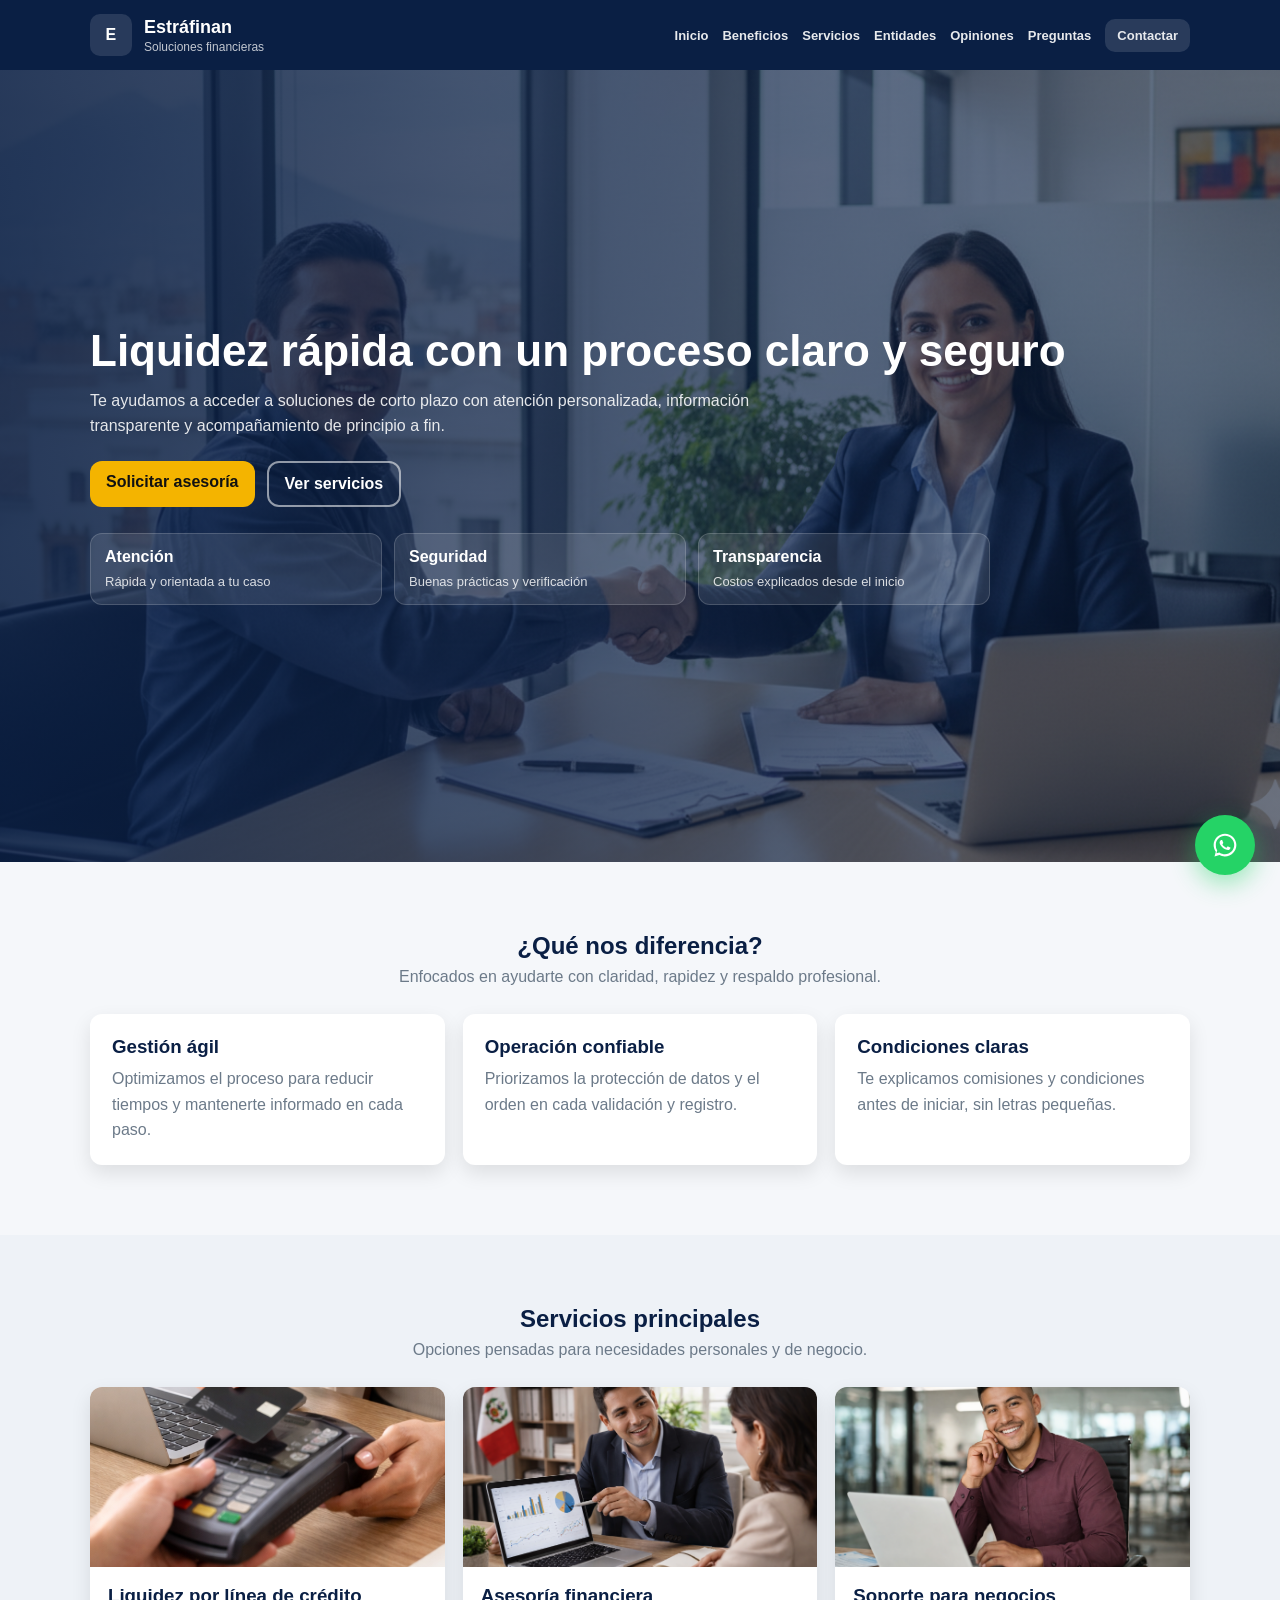
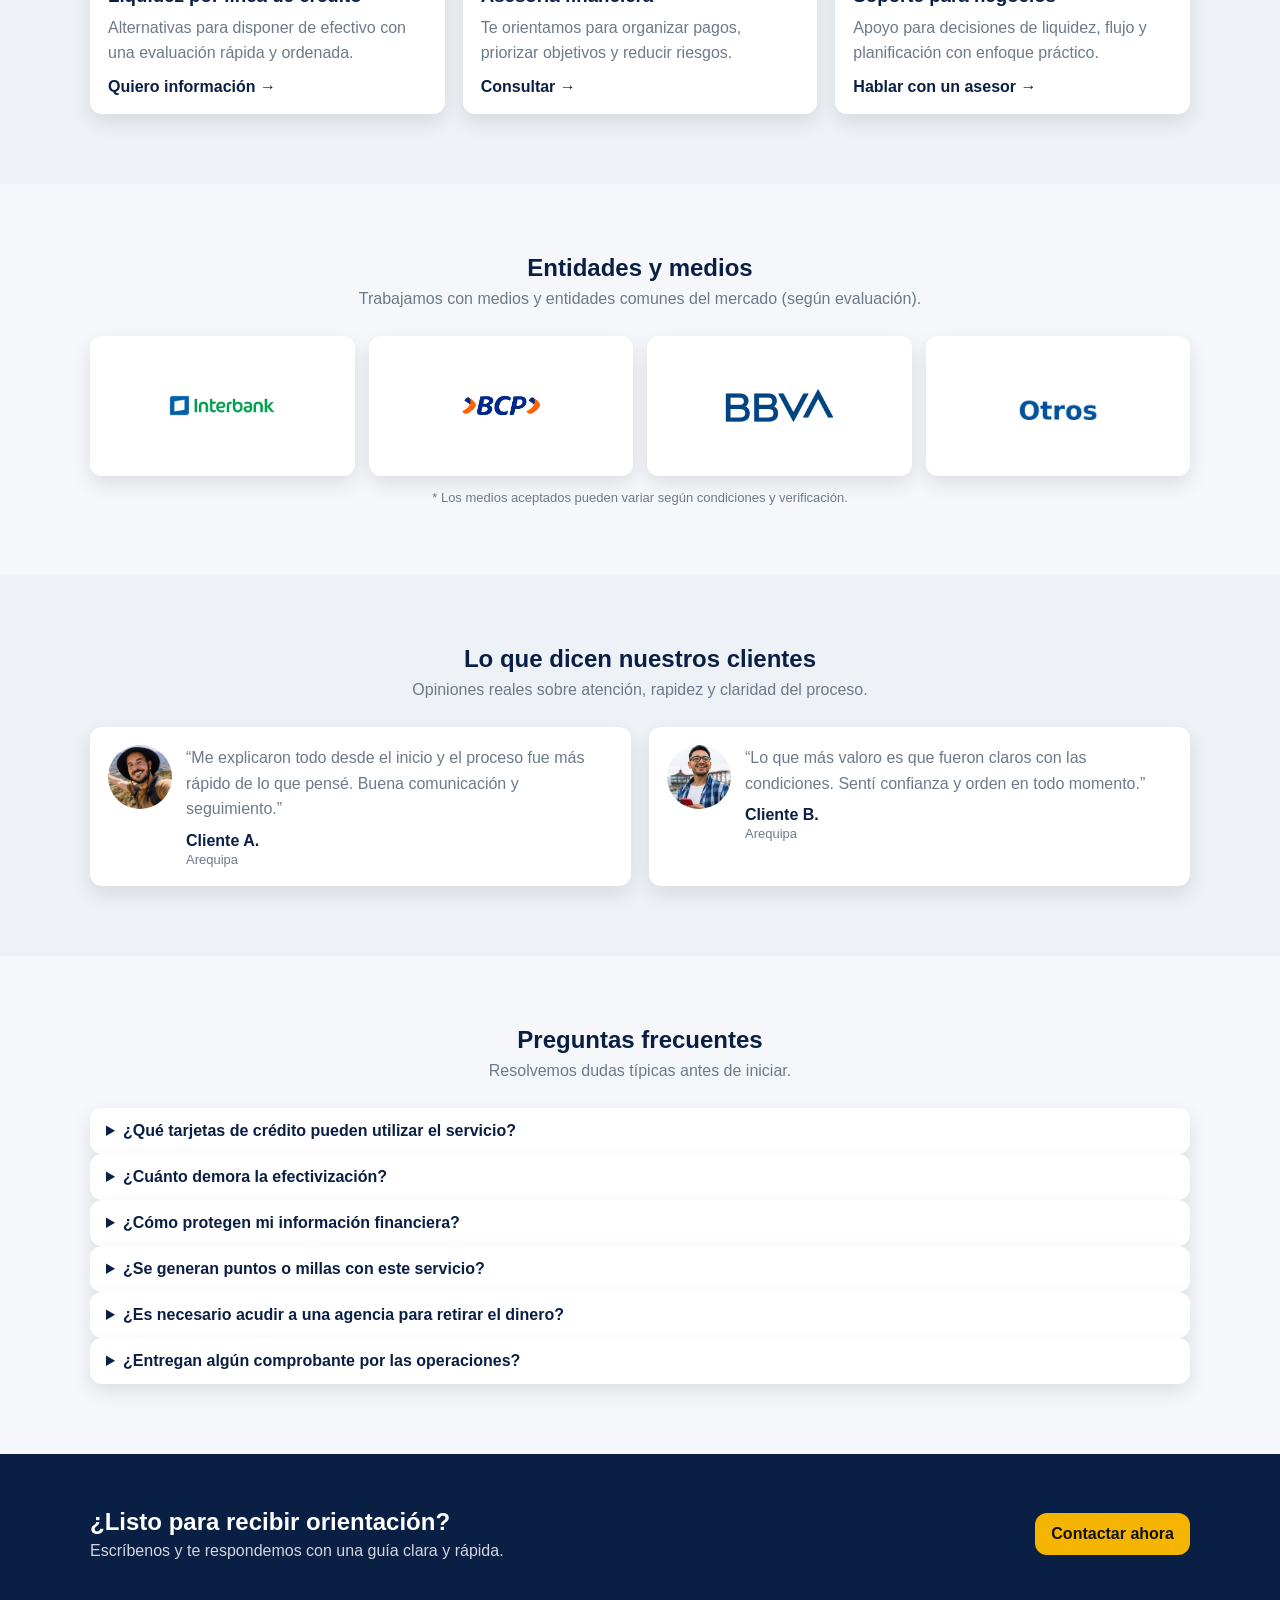
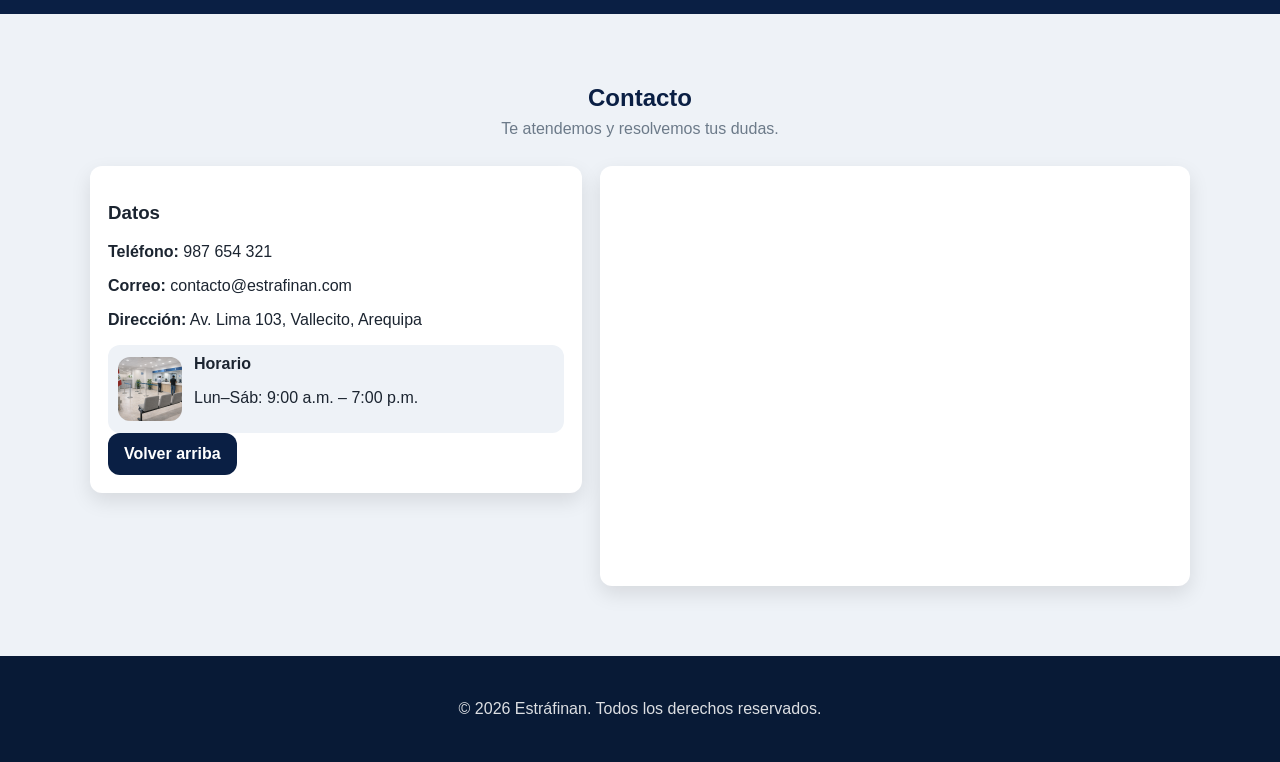
<file: Pagina I/index.html>
<!DOCTYPE html>
<html lang="es">
<head>
  <meta charset="UTF-8" />
  <meta name="viewport" content="width=device-width, initial-scale=1.0" />
  <title>Estráfinan | Soluciones Financieras</title>

  <link rel="stylesheet" href="css/styles.css" />
</head>

<body>

  <!-- HEADER -->
  <header class="header">
    <div class="container header__inner">
      <div class="brand">
        <div class="brand__logo">E</div>
        <div class="brand__text">
          <h1>Estráfinan</h1>
          <p>Soluciones financieras</p>
        </div>
      </div>

      <nav class="nav">
        <a href="#inicio">Inicio</a>
        <a href="#beneficios">Beneficios</a>
        <a href="#servicios">Servicios</a>
        <a href="#bancos">Entidades</a>
        <a href="#testimonios">Opiniones</a>
        <a href="#faq">Preguntas</a>
        <a href="#contacto" class="nav__cta">Contactar</a>
      </nav>
    </div>
  </header>

  <!-- HERO -->
  <section id="inicio" class="hero">
    <div class="hero__overlay"></div>
    <div class="container hero__content">
      <h2>Liquidez rápida con un proceso claro y seguro</h2>
      <p>
        Te ayudamos a acceder a soluciones de corto plazo con atención personalizada,
        información transparente y acompañamiento de principio a fin.
      </p>

      <div class="hero__actions">
        <a class="btn btn--primary" href="#contacto">Solicitar asesoría</a>
        <a class="btn btn--ghost" href="#servicios">Ver servicios</a>
      </div>

      <div class="hero__mini">
        <div class="mini-card">
          <strong>Atención</strong>
          <span>Rápida y orientada a tu caso</span>
        </div>
        <div class="mini-card">
          <strong>Seguridad</strong>
          <span>Buenas prácticas y verificación</span>
        </div>
        <div class="mini-card">
          <strong>Transparencia</strong>
          <span>Costos explicados desde el inicio</span>
        </div>
      </div>
    </div>
  </section>

  <!-- BENEFICIOS -->
  <section id="beneficios" class="section">
    <div class="container">
      <div class="section__head">
        <h2>¿Qué nos diferencia?</h2>
        <p>Enfocados en ayudarte con claridad, rapidez y respaldo profesional.</p>
      </div>

      <div class="grid-3">
        <article class="card">
          <h3>Gestión ágil</h3>
          <p>Optimizamos el proceso para reducir tiempos y mantenerte informado en cada paso.</p>
        </article>

        <article class="card">
          <h3>Operación confiable</h3>
          <p>Priorizamos la protección de datos y el orden en cada validación y registro.</p>
        </article>

        <article class="card">
          <h3>Condiciones claras</h3>
          <p>Te explicamos comisiones y condiciones antes de iniciar, sin letras pequeñas.</p>
        </article>
      </div>
    </div>
  </section>

  <!-- SERVICIOS -->
  <section id="servicios" class="section section--soft">
    <div class="container">
      <div class="section__head">
        <h2>Servicios principales</h2>
        <p>Opciones pensadas para necesidades personales y de negocio.</p>
      </div>

      <div class="grid-3">
        <article class="service">
          <img src="imagenes/servicio-1.png" alt="Servicio 1" />
          <div class="service__body">
            <h3>Liquidez por línea de crédito</h3>
            <p>Alternativas para disponer de efectivo con una evaluación rápida y ordenada.</p>
            <a class="link" href="#contacto">Quiero información →</a>
          </div>
        </article>

        <article class="service">
          <img src="imagenes/servicio-2.png" alt="Servicio 2" />
          <div class="service__body">
            <h3>Asesoría financiera</h3>
            <p>Te orientamos para organizar pagos, priorizar objetivos y reducir riesgos.</p>
            <a class="link" href="#contacto">Consultar →</a>
          </div>
        </article>

        <article class="service">
          <img src="imagenes/servicio-3.png" alt="Servicio 3" />
          <div class="service__body">
            <h3>Soporte para negocios</h3>
            <p>Apoyo para decisiones de liquidez, flujo y planificación con enfoque práctico.</p>
            <a class="link" href="#contacto">Hablar con un asesor →</a>
          </div>
        </article>
      </div>
    </div>
  </section>

  <!-- BANCOS / ENTIDADES -->
  <section id="bancos" class="section">
    <div class="container">
      <div class="section__head">
        <h2>Entidades y medios</h2>
        <p>Trabajamos con medios y entidades comunes del mercado (según evaluación).</p>
      </div>

      <div class="logos">
        <div class="logo-card"><img src="imagenes/banco-1.png" alt="Banco 1"></div>
        <div class="logo-card"><img src="imagenes/banco-2.png" alt="Banco 2"></div>
        <div class="logo-card"><img src="imagenes/banco-3.png" alt="Banco 3"></div>
        <div class="logo-card"><img src="imagenes/banco-4.png" alt="Banco 4"></div>
      </div>

      <div class="note">
        * Los medios aceptados pueden variar según condiciones y verificación.
      </div>
    </div>
  </section>

  <!-- TESTIMONIOS -->
  <section id="testimonios" class="section section--soft">
    <div class="container">
      <div class="section__head">
        <h2>Lo que dicen nuestros clientes</h2>
        <p>Opiniones reales sobre atención, rapidez y claridad del proceso.</p>
      </div>

      <div class="grid-2">
        <article class="testimonial">
          <img src="imagenes/testimonio-1.png" alt="Cliente 1">
          <div>
            <p>
              “Me explicaron todo desde el inicio y el proceso fue más rápido de lo que pensé.
              Buena comunicación y seguimiento.”
            </p>
            <strong>Cliente A.</strong>
            <span>Arequipa</span>
          </div>
        </article>

        <article class="testimonial">
          <img src="imagenes/testimonio-2.png" alt="Cliente 2">
          <div>
            <p>
              “Lo que más valoro es que fueron claros con las condiciones.
              Sentí confianza y orden en todo momento.”
            </p>
            <strong>Cliente B.</strong>
            <span>Arequipa</span>
          </div>
        </article>
      </div>
    </div>
  </section>

  <!-- FAQ -->
  <section id="faq" class="section">
    <div class="container">
      <div class="section__head">
        <h2>Preguntas frecuentes</h2>
        <p>Resolvemos dudas típicas antes de iniciar.</p>
      </div>

        <details class="faq__item">
        <summary>¿Qué tarjetas de crédito pueden utilizar el servicio?</summary>
        <p>Aceptamos tarjetas de los principales bancos como BCP, BBVA, Scotiabank, BanBif e Interbank. También trabajamos con tarjetas retail como OH, CMR, Cencosud, Sodexo, entre otras.</p>
        </details>

        <details class="faq__item">
        <summary>¿Cuánto demora la efectivización?</summary>
        <p>Para tarjetas de bancos principales, el proceso suele completarse entre 10 y 30 minutos. En el caso de tarjetas retail, puede tardar desde 30 minutos hasta 48 horas, dependiendo del registro y validación.</p>
        </details>

        <details class="faq__item">
        <summary>¿Cómo protegen mi información financiera?</summary>
        <p>Aplicamos protocolos de seguridad y confidencialidad para resguardar tus datos. La información es gestionada bajo procesos de verificación y comunicación controlados.</p>
        </details>

        <details class="faq__item">
        <summary>¿Se generan puntos o millas con este servicio?</summary>
        <p>El servicio se gestiona directamente desde la aplicación de cada banco, por lo que la efectivización no genera acumulación de millas ni puntos. Sin embargo, en el caso de pagos realizados mediante Links de Pago, sí se acumulan beneficios según las políticas de cada entidad financiera.</p>
        </details>

        <details class="faq__item">
        <summary>¿Es necesario acudir a una agencia para retirar el dinero?</summary>
        <p>No es necesario asistir a una oficina física. Todo el proceso puede gestionarse digitalmente desde la web o app de tu banco, incluyendo el pago de tu tarjeta.</p>
        </details>

        <details class="faq__item">
        <summary>¿Entregan algún comprobante por las operaciones?</summary>
        <p>Emitimos una boleta consolidada por el total de transacciones realizadas durante el mes. Si el cliente lo requiere, puede solicitarla a través de nuestros canales oficiales al finalizar el periodo.</p>
        </details>
      
    </div>
  </section>

  <!-- CTA FINAL -->
  <section class="cta">
    <div class="container cta__inner">
      <div>
        <h2>¿Listo para recibir orientación?</h2>
        <p>Escríbenos y te respondemos con una guía clara y rápida.</p>
      </div>
      <a class="btn btn--primary" href="#contacto">Contactar ahora</a>
    </div>
  </section>

  <!-- CONTACTO -->
  <section id="contacto" class="section section--soft">
    <div class="container">
      <div class="section__head">
        <h2>Contacto</h2>
        <p>Te atendemos y resolvemos tus dudas.</p>
      </div>

      <div class="contact-grid">
        <div class="contact-card">
          <h3>Datos</h3>
          <p><strong>Teléfono:</strong> 987 654 321</p>
          <p><strong>Correo:</strong> contacto@estrafinan.com</p>
          <p><strong>Dirección:</strong> Av. Lima 103, Vallecito, Arequipa</p>

          <div class="contact-mini">
            <img src="imagenes/oficina.png" alt="Oficina">
            <div>
              <strong>Horario</strong>
              <p>Lun–Sáb: 9:00 a.m. – 7:00 p.m.</p>
            </div>
          </div>

          <a class="btn btn--dark" href="#inicio">Volver arriba</a>
        </div>

        <div class="map-card">
          <iframe
            src="https://www.google.com/maps/embed?pb=!1m18!1m12!1m3!1d478.4349676053199!2d-71.54121088948853!3d-16.40044400757676!2m3!1f0!2f0!3f0!3m2!1i1024!2i768!4f13.1!3m3!1m2!1s0x91424a594019ac81%3A0xabf6bb71c3644f31!2sLima%20103%2C%20Arequipa%2004001!5e0!3m2!1ses!2spe!4v1772082327263!5m2!1ses!2spe"
            width="100%"
            height="420"
            style="border:0;"
            loading="lazy"
            referrerpolicy="no-referrer-when-downgrade">
          </iframe>
        </div>
      </div>
    </div>
  </section>

  <!-- FOOTER -->
  <footer class="footer">
    <div class="container footer__inner">
      <p>© 2026 Estráfinan. Todos los derechos reservados.</p>
      <p class="muted"></p>
    </div>
  </footer>

  <!-- WST -->
    <a href="https://wa.me/51987654321" target="_blank" class="wa-float">
  <span class="wa-tooltip">💬 Chatea con nosotros</span>
  <svg viewBox="0 0 32 32" fill="white">
    <path d="M16.001 3C8.82 3 3 8.82 3 16c0 2.84.93 5.47 2.5 7.6L4 29l5.6-1.47A12.95 12.95 0 0016 29c7.18 0 13-5.82 13-13S23.18 3 16 3zm0 23.5c-2.2 0-4.26-.64-6.01-1.74l-.43-.26-3.32.87.88-3.24-.28-.44A10.48 10.48 0 015.5 16c0-5.8 4.7-10.5 10.5-10.5S26.5 10.2 26.5 16 21.8 26.5 16 26.5zm5.73-7.88c-.31-.15-1.82-.9-2.1-1-.28-.1-.49-.15-.7.15-.2.3-.78 1-.96 1.2-.18.2-.36.22-.67.07-.31-.15-1.3-.48-2.48-1.53-.92-.82-1.54-1.83-1.72-2.14-.18-.31-.02-.48.13-.63.13-.13.3-.35.45-.53.15-.18.2-.3.3-.5.1-.2.05-.38-.02-.53-.08-.15-.7-1.68-.96-2.3-.25-.6-.5-.52-.7-.53h-.6c-.2 0-.53.07-.8.38-.27.3-1.05 1.02-1.05 2.5s1.08 2.9 1.23 3.1c.15.2 2.13 3.26 5.16 4.57.72.31 1.28.5 1.72.64.72.23 1.38.2 1.9.12.58-.09 1.82-.74 2.07-1.46.25-.72.25-1.34.18-1.46-.08-.12-.28-.2-.58-.35z"/>
  </svg>
    </a>

</body>
</html>
</file>
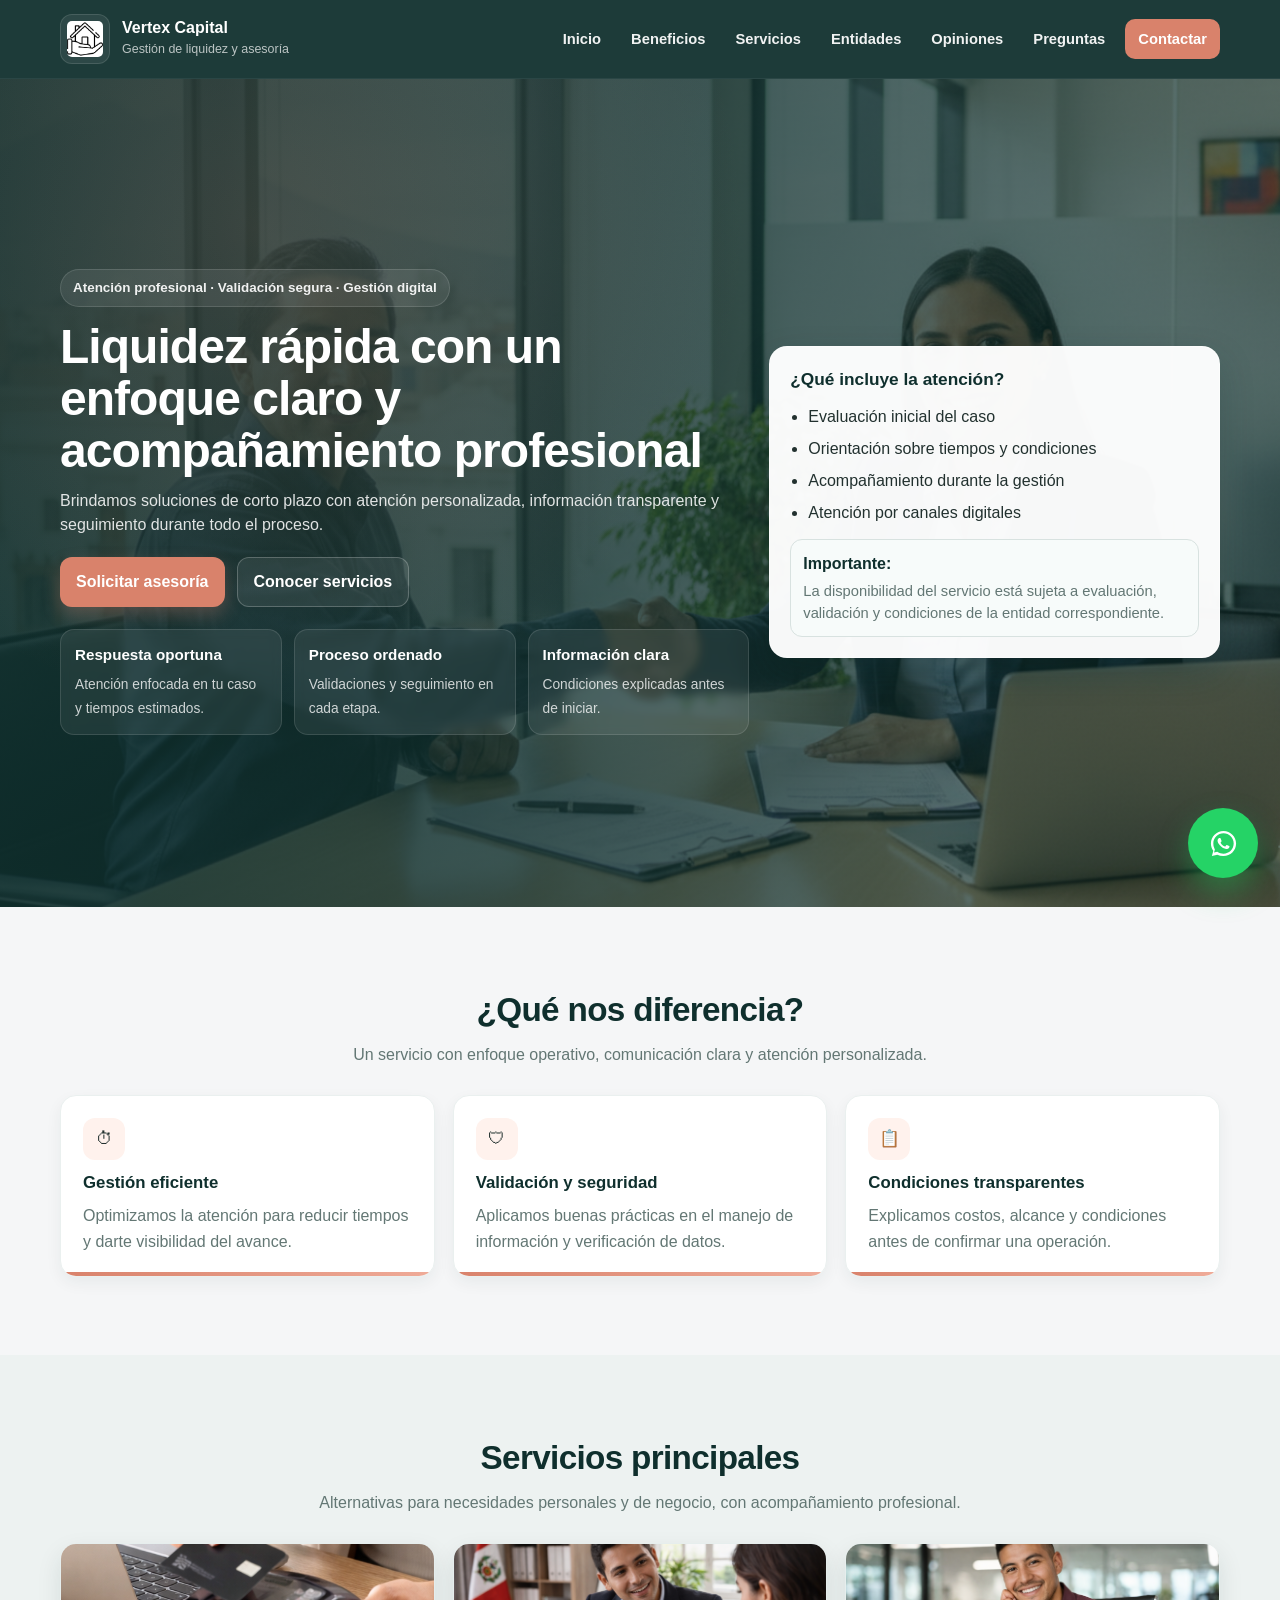
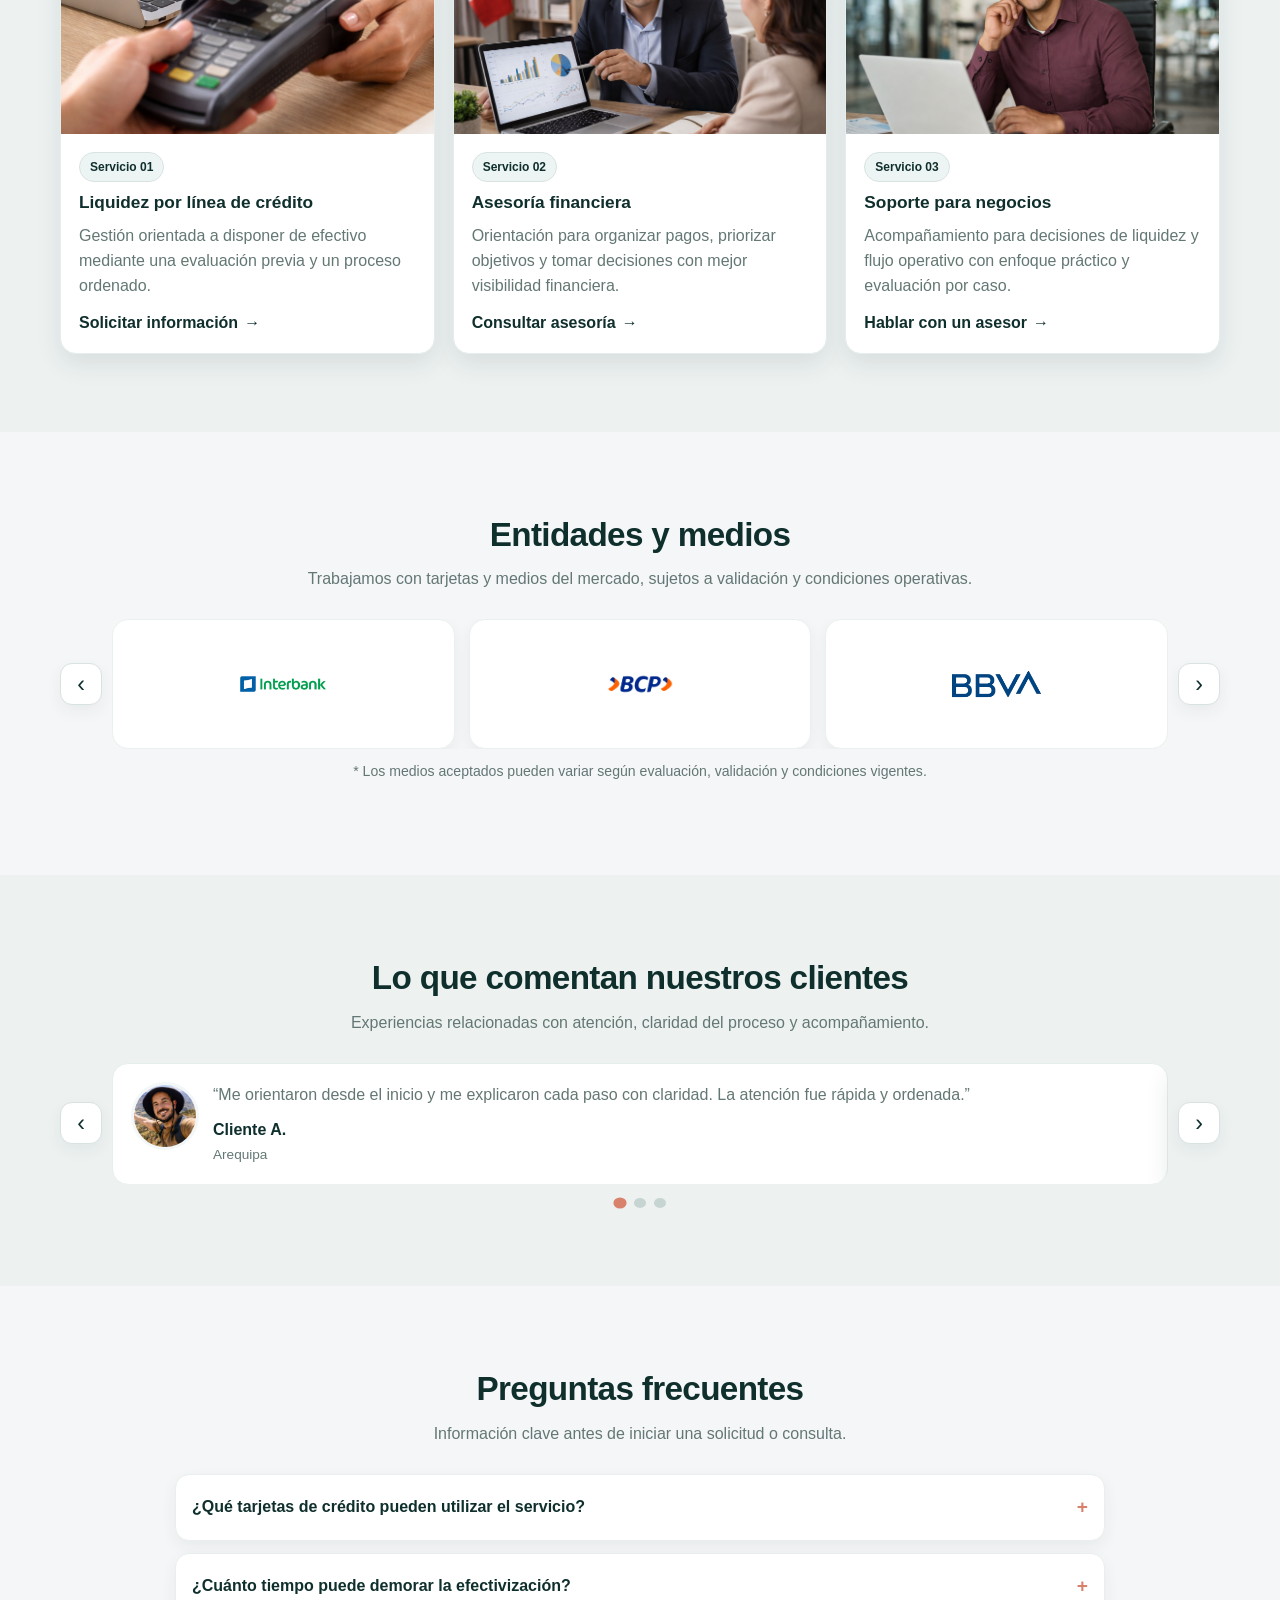
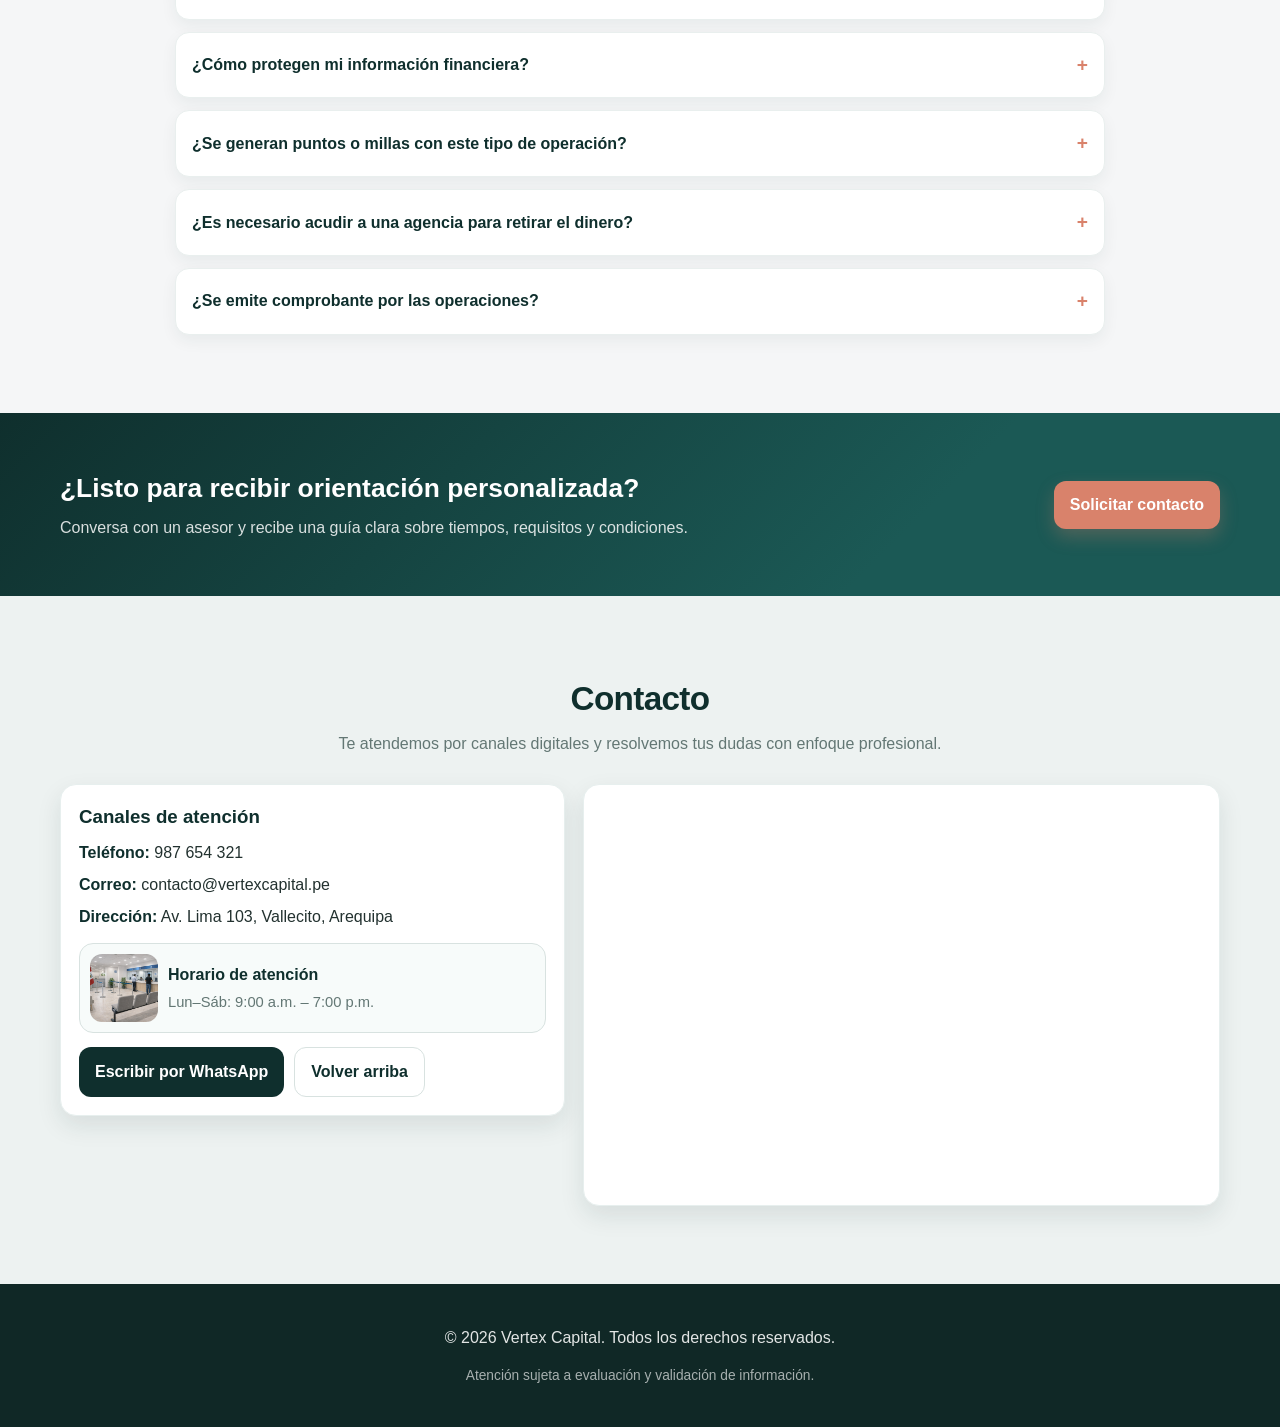
<file: Pagina II/index.html>
<!DOCTYPE html>
<html lang="es">
<head>
  <meta charset="UTF-8" />
  <meta name="viewport" content="width=device-width, initial-scale=1.0" />
  <title>Vertex Capital | Soluciones de Liquidez</title>
  <meta name="description" content="Gestión de liquidez y orientación financiera con atención personalizada, procesos claros y acompañamiento profesional.">
  <link rel="stylesheet" href="css/styles.css" />
</head>
<body>

  <!-- HEADER -->
  <header class="header">
    <div class="container header__inner">
      <a href="#inicio" class="brand" aria-label="Ir al inicio">
        <!-- Si aún no tienes logo, puedes dejar el bloque de texto + icono -->
        <img src="imagenes/logo.png" alt="Logo Vertex Capital" class="brand__img" onerror="this.style.display='none'; this.nextElementSibling.style.display='grid';">
        <div class="brand__fallback" style="display:none;">VC</div>

        <div class="brand__text">
          <h1>Vertex Capital</h1>
          <p>Gestión de liquidez y asesoría</p>
        </div>
      </a>

      <button class="nav-toggle" id="navToggle" aria-label="Abrir menú">☰</button>

      <nav class="nav" id="navMenu">
        <a href="#inicio">Inicio</a>
        <a href="#beneficios">Beneficios</a>
        <a href="#servicios">Servicios</a>
        <a href="#bancos">Entidades</a>
        <a href="#testimonios">Opiniones</a>
        <a href="#faq">Preguntas</a>
        <a href="#contacto" class="nav__cta">Contactar</a>
      </nav>
    </div>
  </header>

  <!-- HERO -->
  <section id="inicio" class="hero">
    <div class="hero__overlay"></div>

    <div class="container hero__layout">
      <div class="hero__content">
        <span class="hero__label">Atención profesional · Validación segura · Gestión digital</span>
        <h2>Liquidez rápida con un enfoque claro y acompañamiento profesional</h2>
        <p>
          Brindamos soluciones de corto plazo con atención personalizada, información transparente
          y seguimiento durante todo el proceso.
        </p>

        <div class="hero__actions">
          <a class="btn btn--primary" href="#contacto">Solicitar asesoría</a>
          <a class="btn btn--ghost" href="#servicios">Conocer servicios</a>
        </div>

        <div class="hero__highlights">
          <div class="mini-panel">
            <strong>Respuesta oportuna</strong>
            <span>Atención enfocada en tu caso y tiempos estimados.</span>
          </div>
          <div class="mini-panel">
            <strong>Proceso ordenado</strong>
            <span>Validaciones y seguimiento en cada etapa.</span>
          </div>
          <div class="mini-panel">
            <strong>Información clara</strong>
            <span>Condiciones explicadas antes de iniciar.</span>
          </div>
        </div>
      </div>

      <aside class="hero__card">
        <h3>¿Qué incluye la atención?</h3>
        <ul>
          <li>Evaluación inicial del caso</li>
          <li>Orientación sobre tiempos y condiciones</li>
          <li>Acompañamiento durante la gestión</li>
          <li>Atención por canales digitales</li>
        </ul>

        <div class="hero__note">
          <strong>Importante:</strong>
          <p>La disponibilidad del servicio está sujeta a evaluación, validación y condiciones de la entidad correspondiente.</p>
        </div>
      </aside>
    </div>
  </section>

  <!-- BENEFICIOS -->
  <section id="beneficios" class="section">
    <div class="container">
      <div class="section__head">
        <h2>¿Qué nos diferencia?</h2>
        <p>Un servicio con enfoque operativo, comunicación clara y atención personalizada.</p>
      </div>

      <div class="grid-3">
        <article class="card feature">
          <div class="feature__icon">⏱</div>
          <h3>Gestión eficiente</h3>
          <p>Optimizamos la atención para reducir tiempos y darte visibilidad del avance.</p>
        </article>

        <article class="card feature">
          <div class="feature__icon">🛡</div>
          <h3>Validación y seguridad</h3>
          <p>Aplicamos buenas prácticas en el manejo de información y verificación de datos.</p>
        </article>

        <article class="card feature">
          <div class="feature__icon">📋</div>
          <h3>Condiciones transparentes</h3>
          <p>Explicamos costos, alcance y condiciones antes de confirmar una operación.</p>
        </article>
      </div>
    </div>
  </section>

  <!-- SERVICIOS -->
  <section id="servicios" class="section section--soft">
    <div class="container">
      <div class="section__head">
        <h2>Servicios principales</h2>
        <p>Alternativas para necesidades personales y de negocio, con acompañamiento profesional.</p>
      </div>

      <div class="services-grid">
        <article class="service-card">
          <div class="service-card__img">
            <!-- RESPETA TU NOMBRE -->
            <img src="imagenes/servicio-1.png" alt="Liquidez por línea de crédito">
          </div>
          <div class="service-card__body">
            <span class="chip">Servicio 01</span>
            <h3>Liquidez por línea de crédito</h3>
            <p>
              Gestión orientada a disponer de efectivo mediante una evaluación previa y un proceso ordenado.
            </p>
            <a class="link-arrow" href="#contacto">Solicitar información</a>
          </div>
        </article>

        <article class="service-card">
          <div class="service-card__img">
            <!-- RESPETA TU NOMBRE -->
            <img src="imagenes/servicio-2.png" alt="Asesoría financiera">
          </div>
          <div class="service-card__body">
            <span class="chip">Servicio 02</span>
            <h3>Asesoría financiera</h3>
            <p>
              Orientación para organizar pagos, priorizar objetivos y tomar decisiones con mejor visibilidad financiera.
            </p>
            <a class="link-arrow" href="#contacto">Consultar asesoría</a>
          </div>
        </article>

        <article class="service-card">
          <div class="service-card__img">
            <!-- RESPETA TU NOMBRE -->
            <img src="imagenes/servicio-3.png" alt="Soporte para negocios">
          </div>
          <div class="service-card__body">
            <span class="chip">Servicio 03</span>
            <h3>Soporte para negocios</h3>
            <p>
              Acompañamiento para decisiones de liquidez y flujo operativo con enfoque práctico y evaluación por caso.
            </p>
            <a class="link-arrow" href="#contacto">Hablar con un asesor</a>
          </div>
        </article>
      </div>
    </div>
  </section>

  <!-- ENTIDADES / BANCOS -->
  <section id="bancos" class="section">
    <div class="container">
      <div class="section__head">
        <h2>Entidades y medios</h2>
        <p>Trabajamos con tarjetas y medios del mercado, sujetos a validación y condiciones operativas.</p>
      </div>

      <div class="logos-carousel">
        <button class="slider-btn prev" data-target="logosTrack" aria-label="Anterior">‹</button>

        <div class="logos-carousel__viewport">
          <div class="logos-track" id="logosTrack">
            <div class="logo-card"><img src="imagenes/banco-1.png" alt="Entidad 1"></div>
            <div class="logo-card"><img src="imagenes/banco-2.png" alt="Entidad 2"></div>
            <div class="logo-card"><img src="imagenes/banco-3.png" alt="Entidad 3"></div>
            <div class="logo-card"><img src="imagenes/banco-4.png" alt="Entidad 4"></div>

            <!-- duplicados para recorrido -->
            <div class="logo-card"><img src="imagenes/banco-1.png" alt="Entidad 1"></div>
            <div class="logo-card"><img src="imagenes/banco-2.png" alt="Entidad 2"></div>
          </div>
        </div>

        <button class="slider-btn next" data-target="logosTrack" aria-label="Siguiente">›</button>
      </div>

      <p class="note">
        * Los medios aceptados pueden variar según evaluación, validación y condiciones vigentes.
      </p>
    </div>
  </section>

  <!-- TESTIMONIOS -->
  <section id="testimonios" class="section section--soft">
    <div class="container">
      <div class="section__head">
        <h2>Lo que comentan nuestros clientes</h2>
        <p>Experiencias relacionadas con atención, claridad del proceso y acompañamiento.</p>
      </div>

      <div class="testimonials-wrap">
        <button class="slider-btn prev" data-target="testimonialsTrack" aria-label="Anterior testimonio">‹</button>

        <div class="testimonials__viewport">
          <div class="testimonials-track" id="testimonialsTrack">
            <article class="testimonial">
              <!-- RESPETA TU NOMBRE -->
              <img src="imagenes/testimonio-1.png" alt="Cliente 1">
              <div>
                <p>
                  “Me orientaron desde el inicio y me explicaron cada paso con claridad. La atención fue rápida y ordenada.”
                </p>
                <strong>Cliente A.</strong>
                <span>Arequipa</span>
              </div>
            </article>

            <article class="testimonial">
              <!-- RESPETA TU NOMBRE -->
              <img src="imagenes/testimonio-2.png" alt="Cliente 2">
              <div>
                <p>
                  “Valoro que fueran transparentes con las condiciones y tiempos. Sentí confianza durante todo el proceso.”
                </p>
                <strong>Cliente B.</strong>
                <span>Arequipa</span>
              </div>
            </article>

            <article class="testimonial">
              <!-- reutiliza si aún solo tienes 2 -->
              <img src="imagenes/testimonio-1.png" alt="Cliente 3">
              <div>
                <p>
                  “Buena comunicación y seguimiento. Respondieron mis dudas antes de continuar con la gestión.”
                </p>
                <strong>Cliente C.</strong>
                <span>Lima</span>
              </div>
            </article>
          </div>
        </div>

        <button class="slider-btn next" data-target="testimonialsTrack" aria-label="Siguiente testimonio">›</button>
      </div>

      <div class="slider-dots" id="testimonialDots"></div>
    </div>
  </section>

  <!-- FAQ -->
  <section id="faq" class="section">
    <div class="container">
      <div class="section__head">
        <h2>Preguntas frecuentes</h2>
        <p>Información clave antes de iniciar una solicitud o consulta.</p>
      </div>

      <div class="faq">
        <details class="faq__item">
          <summary>¿Qué tarjetas de crédito pueden utilizar el servicio?</summary>
          <p>
            Se pueden evaluar tarjetas de bancos principales (como BCP, BBVA, Interbank, Scotiabank, BanBif) y también algunas tarjetas retail.
            La aceptación final depende de validación y condiciones vigentes.
          </p>
        </details>

        <details class="faq__item">
          <summary>¿Cuánto tiempo puede demorar la efectivización?</summary>
          <p>
            En tarjetas de bancos principales, el proceso suele completarse en un tiempo corto (habitualmente minutos, según validación).
            En tarjetas retail, el plazo puede variar desde decenas de minutos hasta más tiempo dependiendo del registro y revisión.
          </p>
        </details>

        <details class="faq__item">
          <summary>¿Cómo protegen mi información financiera?</summary>
          <p>
            Aplicamos procedimientos de validación, control y confidencialidad para resguardar la información compartida.
            La atención se realiza con protocolos de comunicación y seguimiento.
          </p>
        </details>

        <details class="faq__item">
          <summary>¿Se generan puntos o millas con este tipo de operación?</summary>
          <p>
            La acumulación de beneficios depende del tipo de operación y de las políticas de cada entidad financiera.
            Te brindamos orientación previa para que tengas claridad antes de continuar.
          </p>
        </details>

        <details class="faq__item">
          <summary>¿Es necesario acudir a una agencia para retirar el dinero?</summary>
          <p>
            No necesariamente. El proceso puede gestionarse por canales digitales (web o app), según el caso y la entidad.
            Te indicamos el procedimiento aplicable antes de confirmar.
          </p>
        </details>

        <details class="faq__item">
          <summary>¿Se emite comprobante por las operaciones?</summary>
          <p>
            Se puede solicitar comprobante a través de los canales de atención.
            La modalidad disponible se informa de acuerdo con el esquema administrativo vigente.
          </p>
        </details>
      </div>
    </div>
  </section>

  <!-- CTA -->
  <section class="cta">
    <div class="container cta__inner">
      <div>
        <h2>¿Listo para recibir orientación personalizada?</h2>
        <p>Conversa con un asesor y recibe una guía clara sobre tiempos, requisitos y condiciones.</p>
      </div>
      <a class="btn btn--primary" href="#contacto">Solicitar contacto</a>
    </div>
  </section>

  <!-- CONTACTO + MAPA -->
  <section id="contacto" class="section section--soft">
    <div class="container">
      <div class="section__head">
        <h2>Contacto</h2>
        <p>Te atendemos por canales digitales y resolvemos tus dudas con enfoque profesional.</p>
      </div>

      <div class="contact-grid">
        <div class="contact-card">
          <h3>Canales de atención</h3>
          <p><strong>Teléfono:</strong> 987 654 321</p>
          <p><strong>Correo:</strong> contacto@vertexcapital.pe</p>
          <p><strong>Dirección:</strong> Av. Lima 103, Vallecito, Arequipa</p>

          <div class="contact-mini">
            <!-- RESPETA TU NOMBRE -->
            <img src="imagenes/oficina.png" alt="Oficina">
            <div>
              <strong>Horario de atención</strong>
              <p>Lun–Sáb: 9:00 a.m. – 7:00 p.m.</p>
            </div>
          </div>

          <div class="contact-actions">
            <a class="btn btn--dark" href="https://wa.me/51987654321" target="_blank" rel="noopener">Escribir por WhatsApp</a>
            <a class="btn btn--light" href="#inicio">Volver arriba</a>
          </div>
        </div>

        <div class="map-card">
          <iframe
            src="https://www.google.com/maps/embed?pb=!1m18!1m12!1m3!1d478.4349676053199!2d-71.54121088948853!3d-16.40044400757676!2m3!1f0!2f0!3f0!3m2!1i1024!2i768!4f13.1!3m3!1m2!1s0x91424a594019ac81%3A0xabf6bb71c3644f31!2sLima%20103%2C%20Arequipa%2004001!5e0!3m2!1ses!2spe!4v1772082327263!5m2!1ses!2spe"
            width="100%"
            height="420"
            style="border:0;"
            loading="lazy"
            referrerpolicy="no-referrer-when-downgrade"
            title="Ubicación de oficina">
          </iframe>
        </div>
      </div>
    </div>
  </section>

  <!-- FOOTER -->
  <footer class="footer">
    <div class="container footer__inner">
      <p>© 2026 Vertex Capital. Todos los derechos reservados.</p>
      <p class="muted">Atención sujeta a evaluación y validación de información.</p>
    </div>
  </footer>

  <!-- WHATSAPP FLOTANTE -->
  <a href="https://wa.me/51987654321" target="_blank" rel="noopener" class="wa-float" aria-label="Chatear por WhatsApp">
    <span class="wa-tooltip">💬 Asesoría por WhatsApp</span>
    <svg viewBox="0 0 32 32" fill="white" aria-hidden="true">
      <path d="M16.001 3C8.82 3 3 8.82 3 16c0 2.84.93 5.47 2.5 7.6L4 29l5.6-1.47A12.95 12.95 0 0016 29c7.18 0 13-5.82 13-13S23.18 3 16 3zm0 23.5c-2.2 0-4.26-.64-6.01-1.74l-.43-.26-3.32.87.88-3.24-.28-.44A10.48 10.48 0 015.5 16c0-5.8 4.7-10.5 10.5-10.5S26.5 10.2 26.5 16 21.8 26.5 16 26.5zm5.73-7.88c-.31-.15-1.82-.9-2.1-1-.28-.1-.49-.15-.7.15-.2.3-.78 1-.96 1.2-.18.2-.36.22-.67.07-.31-.15-1.3-.48-2.48-1.53-.92-.82-1.54-1.83-1.72-2.14-.18-.31-.02-.48.13-.63.13-.13.3-.35.45-.53.15-.18.2-.3.3-.5.1-.2.05-.38-.02-.53-.08-.15-.7-1.68-.96-2.3-.25-.6-.5-.52-.7-.53h-.6c-.2 0-.53.07-.8.38-.27.3-1.05 1.02-1.05 2.5s1.08 2.9 1.23 3.1c.15.2 2.13 3.26 5.16 4.57.72.31 1.28.5 1.72.64.72.23 1.38.2 1.9.12.58-.09 1.82-.74 2.07-1.46.25-.72.25-1.34.18-1.46-.08-.12-.28-.2-.58-.35z"/>
    </svg>
  </a>

  <script src="js/script.js"></script>
</body>
</html>
</file>
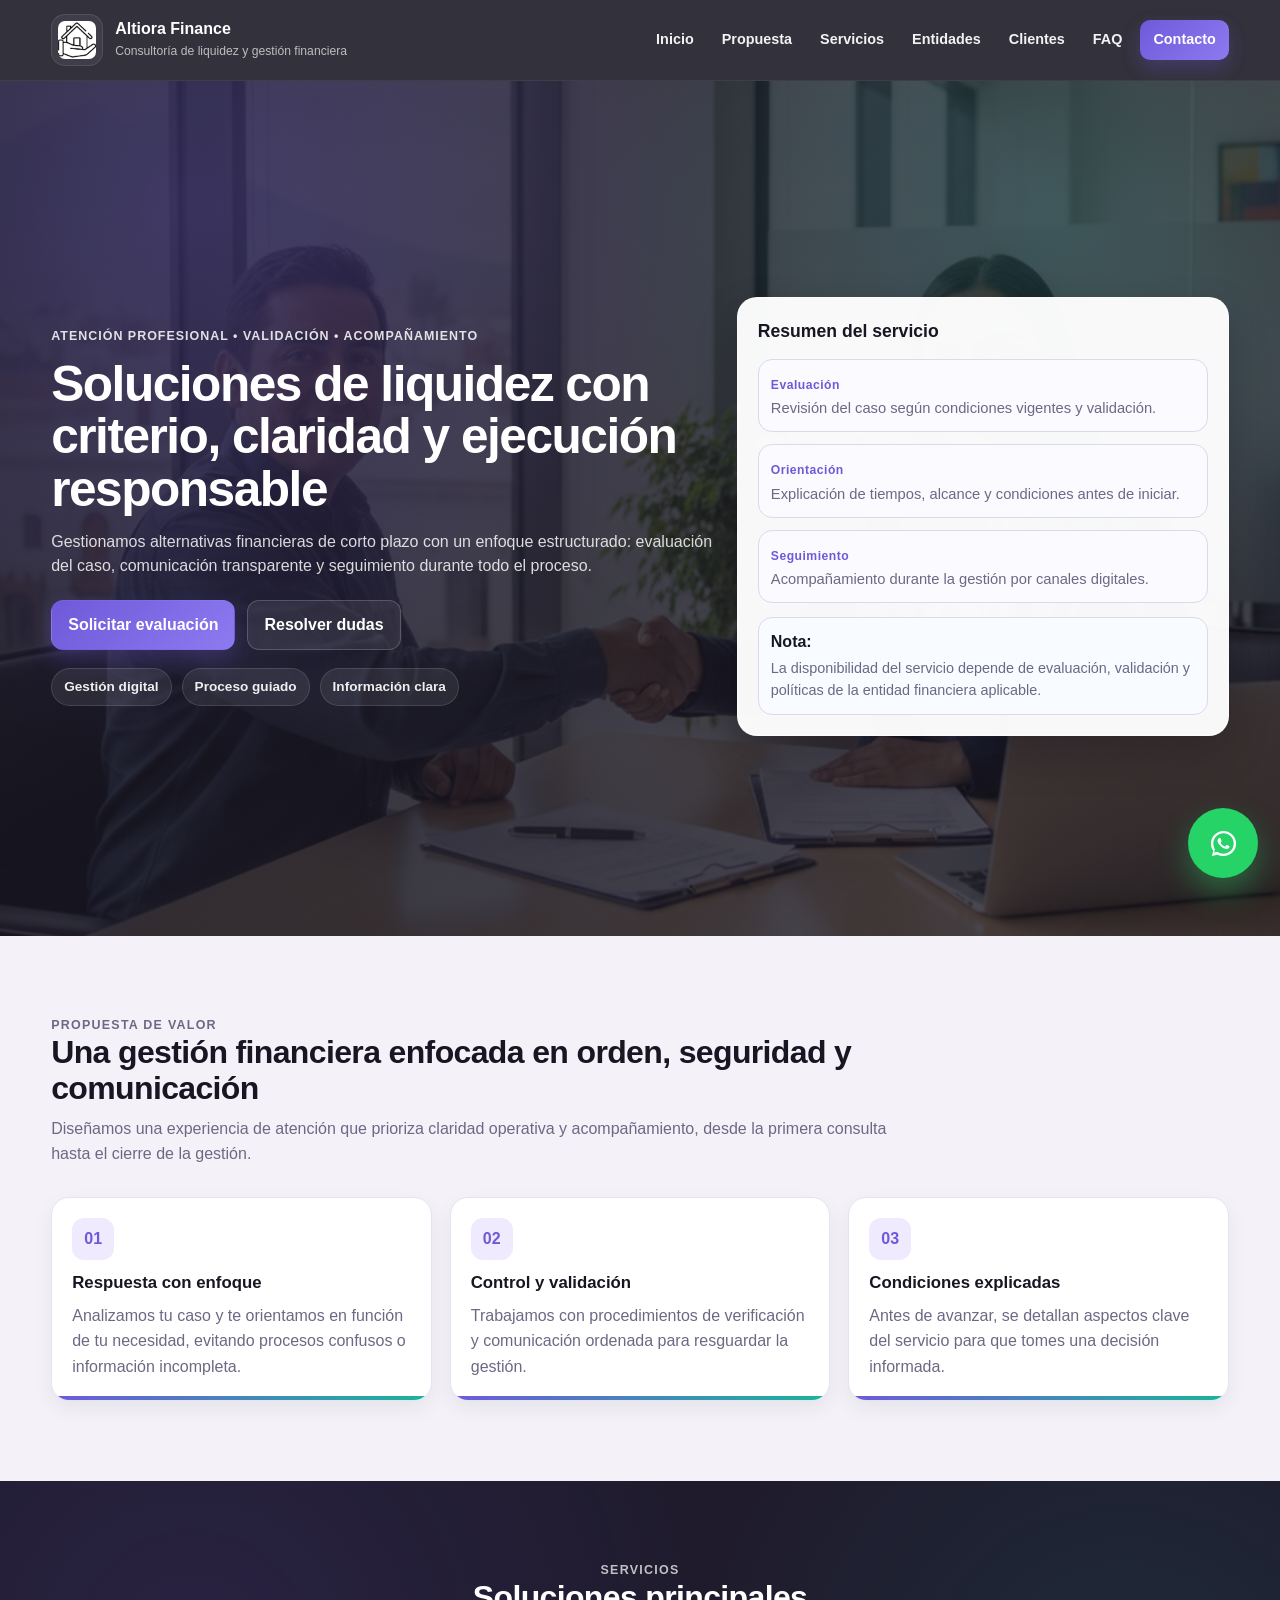
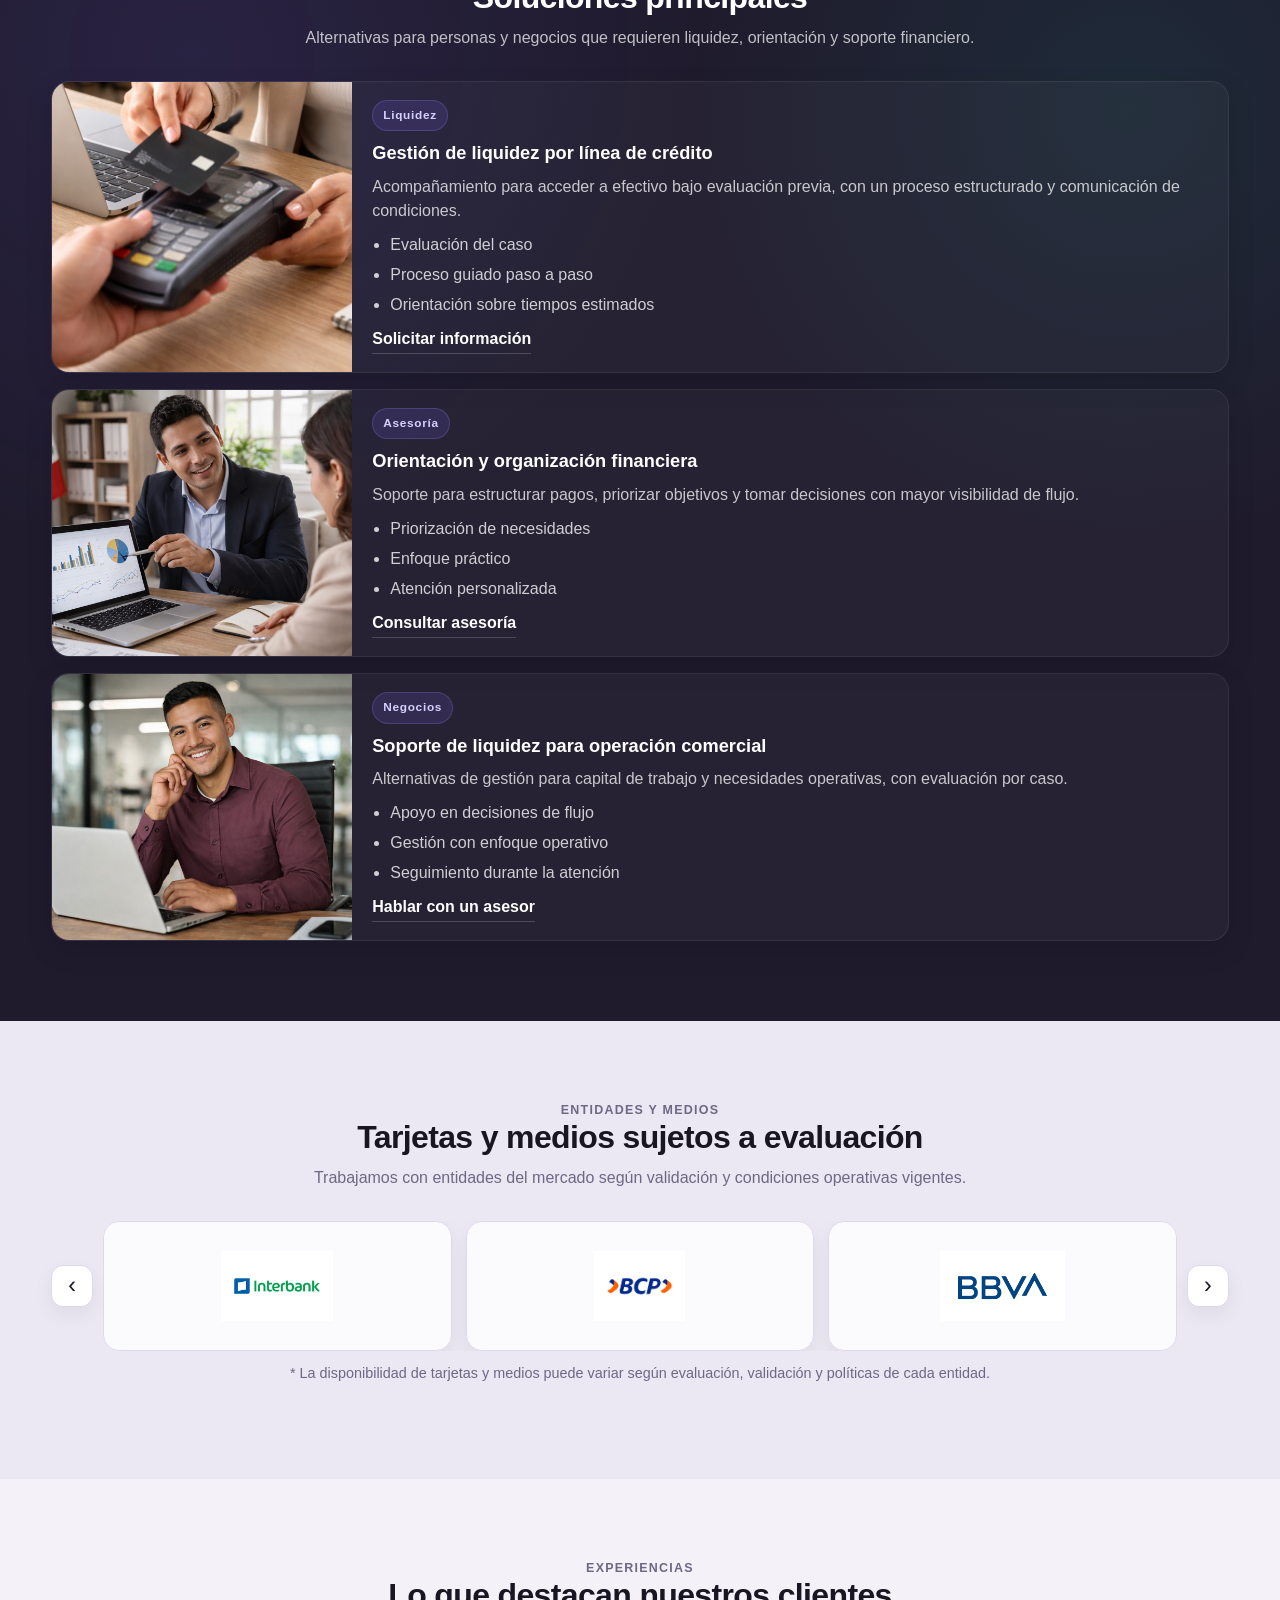
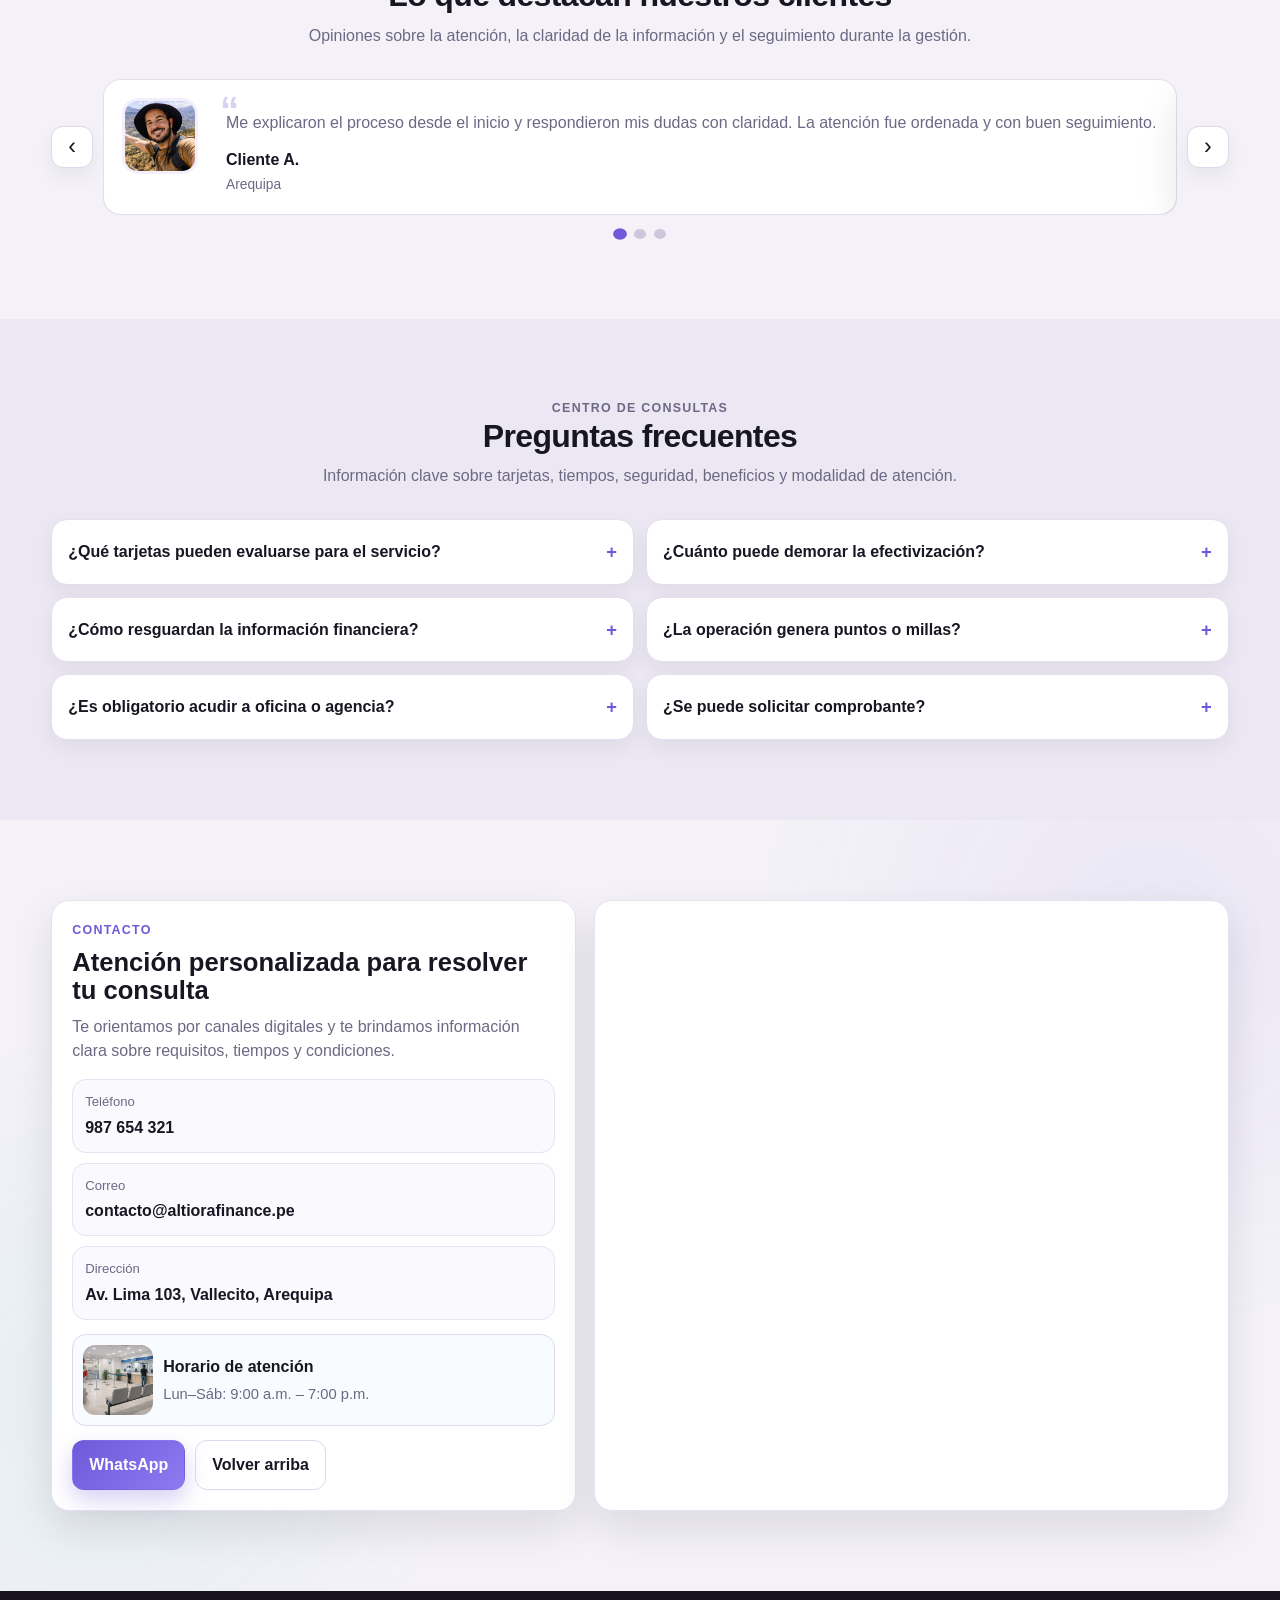
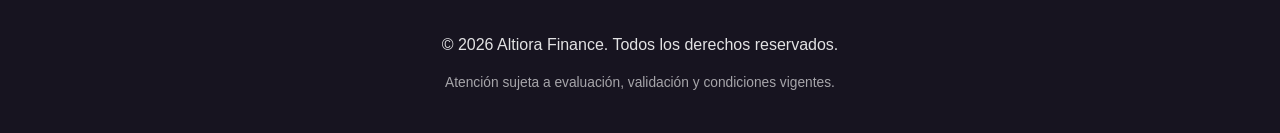
<file: Pagina III/index.html>
<!DOCTYPE html>
<html lang="es">
<head>
  <meta charset="UTF-8" />
  <meta name="viewport" content="width=device-width, initial-scale=1.0" />
  <title>Altiora Finance | Gestión de Liquidez</title>
  <meta name="description" content="Soluciones de liquidez y orientación financiera con atención profesional, procesos claros y validación segura." />
  <link rel="stylesheet" href="css/styles.css" />
</head>
<body>

  <!-- HEADER -->
  <header class="header">
    <div class="container header__inner">
      <a href="#inicio" class="brand" aria-label="Ir al inicio">
        <img src="imagenes/logo.png" alt="Logo Altiora Finance" class="brand__img"
             onerror="this.style.display='none'; this.nextElementSibling.style.display='grid';">
        <div class="brand__fallback" style="display:none;">AF</div>

        <div class="brand__text">
          <h1>Altiora Finance</h1>
          <p>Consultoría de liquidez y gestión financiera</p>
        </div>
      </a>

      <button class="nav-toggle" id="navToggle" aria-label="Abrir menú">☰</button>

      <nav class="nav" id="navMenu">
        <a href="#inicio">Inicio</a>
        <a href="#propuesta">Propuesta</a>
        <a href="#servicios">Servicios</a>
        <a href="#bancos">Entidades</a>
        <a href="#testimonios">Clientes</a>
        <a href="#faq">FAQ</a>
        <a href="#contacto" class="nav__cta">Contacto</a>
      </nav>
    </div>
  </header>

  <!-- HERO -->
  <section id="inicio" class="hero">
    <div class="hero__backdrop"></div>

    <div class="container hero__grid">
      <div class="hero__left">
        <p class="eyebrow">ATENCIÓN PROFESIONAL • VALIDACIÓN • ACOMPAÑAMIENTO</p>

        <h2>Soluciones de liquidez con criterio, claridad y ejecución responsable</h2>

        <p class="hero__desc">
          Gestionamos alternativas financieras de corto plazo con un enfoque estructurado:
          evaluación del caso, comunicación transparente y seguimiento durante todo el proceso.
        </p>

        <div class="hero__cta">
          <a href="#contacto" class="btn btn--primary">Solicitar evaluación</a>
          <a href="#faq" class="btn btn--secondary">Resolver dudas</a>
        </div>

        <div class="hero__chips">
          <span>Gestión digital</span>
          <span>Proceso guiado</span>
          <span>Información clara</span>
        </div>
      </div>

      <aside class="hero__right">
        <div class="summary-card">
          <h3>Resumen del servicio</h3>

          <div class="summary-list">
            <div class="summary-item">
              <span class="summary-item__label">Evaluación</span>
              <p>Revisión del caso según condiciones vigentes y validación.</p>
            </div>

            <div class="summary-item">
              <span class="summary-item__label">Orientación</span>
              <p>Explicación de tiempos, alcance y condiciones antes de iniciar.</p>
            </div>

            <div class="summary-item">
              <span class="summary-item__label">Seguimiento</span>
              <p>Acompañamiento durante la gestión por canales digitales.</p>
            </div>
          </div>

          <div class="summary-alert">
            <strong>Nota:</strong>
            <p>La disponibilidad del servicio depende de evaluación, validación y políticas de la entidad financiera aplicable.</p>
          </div>
        </div>
      </aside>
    </div>
  </section>

  <!-- PROPUESTA / DIFERENCIA -->
  <section id="propuesta" class="section">
    <div class="container">
      <div class="section__head section__head--left">
        <p class="section__eyebrow">PROPUESTA DE VALOR</p>
        <h2>Una gestión financiera enfocada en orden, seguridad y comunicación</h2>
        <p>
          Diseñamos una experiencia de atención que prioriza claridad operativa y acompañamiento, desde la primera consulta
          hasta el cierre de la gestión.
        </p>
      </div>

      <div class="value-grid">
        <article class="value-card">
          <div class="value-card__num">01</div>
          <h3>Respuesta con enfoque</h3>
          <p>
            Analizamos tu caso y te orientamos en función de tu necesidad, evitando procesos confusos o información incompleta.
          </p>
        </article>

        <article class="value-card">
          <div class="value-card__num">02</div>
          <h3>Control y validación</h3>
          <p>
            Trabajamos con procedimientos de verificación y comunicación ordenada para resguardar la gestión.
          </p>
        </article>

        <article class="value-card">
          <div class="value-card__num">03</div>
          <h3>Condiciones explicadas</h3>
          <p>
            Antes de avanzar, se detallan aspectos clave del servicio para que tomes una decisión informada.
          </p>
        </article>
      </div>
    </div>
  </section>

  <!-- SERVICIOS (DISEÑO TOTALMENTE DISTINTO) -->
  <section id="servicios" class="section section--dark">
    <div class="container">
      <div class="section__head">
        <p class="section__eyebrow">SERVICIOS</p>
        <h2>Soluciones principales</h2>
        <p>
          Alternativas para personas y negocios que requieren liquidez, orientación y soporte financiero.
        </p>
      </div>

      <div class="service-stack">
        <article class="service-panel">
          <div class="service-panel__media">
            <img src="imagenes/servicio-1.png" alt="Liquidez por línea de crédito">
          </div>
          <div class="service-panel__content">
            <span class="pill">Liquidez</span>
            <h3>Gestión de liquidez por línea de crédito</h3>
            <p>
              Acompañamiento para acceder a efectivo bajo evaluación previa, con un proceso estructurado y comunicación de condiciones.
            </p>
            <ul>
              <li>Evaluación del caso</li>
              <li>Proceso guiado paso a paso</li>
              <li>Orientación sobre tiempos estimados</li>
            </ul>
            <a href="#contacto" class="text-link">Solicitar información</a>
          </div>
        </article>

        <article class="service-panel">
          <div class="service-panel__media">
            <img src="imagenes/servicio-2.png" alt="Asesoría financiera">
          </div>
          <div class="service-panel__content">
            <span class="pill">Asesoría</span>
            <h3>Orientación y organización financiera</h3>
            <p>
              Soporte para estructurar pagos, priorizar objetivos y tomar decisiones con mayor visibilidad de flujo.
            </p>
            <ul>
              <li>Priorización de necesidades</li>
              <li>Enfoque práctico</li>
              <li>Atención personalizada</li>
            </ul>
            <a href="#contacto" class="text-link">Consultar asesoría</a>
          </div>
        </article>

        <article class="service-panel">
          <div class="service-panel__media">
            <img src="imagenes/servicio-3.png" alt="Soporte para negocios">
          </div>
          <div class="service-panel__content">
            <span class="pill">Negocios</span>
            <h3>Soporte de liquidez para operación comercial</h3>
            <p>
              Alternativas de gestión para capital de trabajo y necesidades operativas, con evaluación por caso.
            </p>
            <ul>
              <li>Apoyo en decisiones de flujo</li>
              <li>Gestión con enfoque operativo</li>
              <li>Seguimiento durante la atención</li>
            </ul>
            <a href="#contacto" class="text-link">Hablar con un asesor</a>
          </div>
        </article>
      </div>
    </div>
  </section>

  <!-- ENTIDADES -->
  <section id="bancos" class="section section--soft">
    <div class="container">
      <div class="section__head">
        <p class="section__eyebrow">ENTIDADES Y MEDIOS</p>
        <h2>Tarjetas y medios sujetos a evaluación</h2>
        <p>
          Trabajamos con entidades del mercado según validación y condiciones operativas vigentes.
        </p>
      </div>

      <div class="brand-strip">
        <button class="slider-btn prev" data-target="logosTrack" aria-label="Anterior">‹</button>

        <div class="brand-strip__viewport">
          <div class="brand-strip__track" id="logosTrack">
            <div class="brand-box"><img src="imagenes/banco-1.png" alt="Entidad 1"></div>
            <div class="brand-box"><img src="imagenes/banco-2.png" alt="Entidad 2"></div>
            <div class="brand-box"><img src="imagenes/banco-3.png" alt="Entidad 3"></div>
            <div class="brand-box"><img src="imagenes/banco-4.png" alt="Entidad 4"></div>
            <div class="brand-box"><img src="imagenes/banco-1.png" alt="Entidad 1"></div>
            <div class="brand-box"><img src="imagenes/banco-2.png" alt="Entidad 2"></div>
          </div>
        </div>

        <button class="slider-btn next" data-target="logosTrack" aria-label="Siguiente">›</button>
      </div>

      <p class="section-note">
        * La disponibilidad de tarjetas y medios puede variar según evaluación, validación y políticas de cada entidad.
      </p>
    </div>
  </section>

  <!-- TESTIMONIOS -->
  <section id="testimonios" class="section">
    <div class="container">
      <div class="section__head">
        <p class="section__eyebrow">EXPERIENCIAS</p>
        <h2>Lo que destacan nuestros clientes</h2>
        <p>
          Opiniones sobre la atención, la claridad de la información y el seguimiento durante la gestión.
        </p>
      </div>

      <div class="quote-slider">
        <button class="slider-btn prev" data-target="testimonialsTrack" aria-label="Anterior testimonio">‹</button>

        <div class="quote-slider__viewport">
          <div class="quote-slider__track" id="testimonialsTrack">
            <article class="quote-card">
              <div class="quote-card__avatar">
                <img src="imagenes/testimonio-1.png" alt="Cliente 1">
              </div>
              <div class="quote-card__body">
                <span class="quote-mark">“</span>
                <p>
                  Me explicaron el proceso desde el inicio y respondieron mis dudas con claridad.
                  La atención fue ordenada y con buen seguimiento.
                </p>
                <div class="quote-card__author">
                  <strong>Cliente A.</strong>
                  <span>Arequipa</span>
                </div>
              </div>
            </article>

            <article class="quote-card">
              <div class="quote-card__avatar">
                <img src="imagenes/testimonio-2.png" alt="Cliente 2">
              </div>
              <div class="quote-card__body">
                <span class="quote-mark">“</span>
                <p>
                  Lo que más valoro fue la transparencia en las condiciones y el trato profesional durante toda la gestión.
                </p>
                <div class="quote-card__author">
                  <strong>Cliente B.</strong>
                  <span>Arequipa</span>
                </div>
              </div>
            </article>

            <article class="quote-card">
              <div class="quote-card__avatar">
                <img src="imagenes/testimonio-1.png" alt="Cliente 3">
              </div>
              <div class="quote-card__body">
                <span class="quote-mark">“</span>
                <p>
                  Tuve una experiencia positiva por la comunicación y porque me indicaron claramente los pasos antes de continuar.
                </p>
                <div class="quote-card__author">
                  <strong>Cliente C.</strong>
                  <span>Lima</span>
                </div>
              </div>
            </article>
          </div>
        </div>

        <button class="slider-btn next" data-target="testimonialsTrack" aria-label="Siguiente testimonio">›</button>
      </div>

      <div class="slider-dots" id="testimonialDots"></div>
    </div>
  </section>

  <!-- FAQ -->
  <section id="faq" class="section section--soft">
    <div class="container">
      <div class="section__head">
        <p class="section__eyebrow">CENTRO DE CONSULTAS</p>
        <h2>Preguntas frecuentes</h2>
        <p>
          Información clave sobre tarjetas, tiempos, seguridad, beneficios y modalidad de atención.
        </p>
      </div>

      <div class="faq-grid">
        <details class="faq__item">
          <summary>¿Qué tarjetas pueden evaluarse para el servicio?</summary>
          <p>
            Se pueden evaluar tarjetas de bancos principales y también algunas tarjetas retail, según validación y condiciones vigentes.
          </p>
        </details>

        <details class="faq__item">
          <summary>¿Cuánto puede demorar la efectivización?</summary>
          <p>
            El tiempo depende del tipo de entidad, validación y revisión. En algunos casos puede resolverse en un plazo corto; en otros, tomar más tiempo.
          </p>
        </details>

        <details class="faq__item">
          <summary>¿Cómo resguardan la información financiera?</summary>
          <p>
            Aplicamos procedimientos de validación y protocolos de confidencialidad para el manejo de información y seguimiento del caso.
          </p>
        </details>

        <details class="faq__item">
          <summary>¿La operación genera puntos o millas?</summary>
          <p>
            Esto depende del tipo de operación y de las políticas de cada entidad financiera. Se brinda orientación antes de iniciar.
          </p>
        </details>

        <details class="faq__item">
          <summary>¿Es obligatorio acudir a oficina o agencia?</summary>
          <p>
            No necesariamente. En muchos casos la gestión puede realizarse por canales digitales, según el procedimiento aplicable.
          </p>
        </details>

        <details class="faq__item">
          <summary>¿Se puede solicitar comprobante?</summary>
          <p>
            Sí, se puede solicitar por los canales de atención. La modalidad disponible se informa según el esquema administrativo vigente.
          </p>
        </details>
      </div>
    </div>
  </section>

  <!-- CONTACTO -->
  <section id="contacto" class="section contact-section">
    <div class="container contact-layout">
      <div class="contact-panel">
        <p class="section__eyebrow">CONTACTO</p>
        <h2>Atención personalizada para resolver tu consulta</h2>
        <p class="contact-panel__intro">
          Te orientamos por canales digitales y te brindamos información clara sobre requisitos, tiempos y condiciones.
        </p>

        <div class="contact-list">
          <div class="contact-list__item">
            <span>Teléfono</span>
            <strong>987 654 321</strong>
          </div>
          <div class="contact-list__item">
            <span>Correo</span>
            <strong>contacto@altiorafinance.pe</strong>
          </div>
          <div class="contact-list__item">
            <span>Dirección</span>
            <strong>Av. Lima 103, Vallecito, Arequipa</strong>
          </div>
        </div>

        <div class="office-card">
          <img src="imagenes/oficina.png" alt="Oficina">
          <div>
            <strong>Horario de atención</strong>
            <p>Lun–Sáb: 9:00 a.m. – 7:00 p.m.</p>
          </div>
        </div>

        <div class="contact-panel__actions">
          <a href="https://wa.me/51987654321" target="_blank" rel="noopener" class="btn btn--primary">WhatsApp</a>
          <a href="#inicio" class="btn btn--ghost-dark">Volver arriba</a>
        </div>
      </div>

      <div class="map-shell">
        <iframe
          src="https://www.google.com/maps/embed?pb=!1m18!1m12!1m3!1d478.4349676053199!2d-71.54121088948853!3d-16.40044400757676!2m3!1f0!2f0!3f0!3m2!1i1024!2i768!4f13.1!3m3!1m2!1s0x91424a594019ac81%3A0xabf6bb71c3644f31!2sLima%20103%2C%20Arequipa%2004001!5e0!3m2!1ses!2spe!4v1772082327263!5m2!1ses!2spe"
          width="100%"
          height="100%"
          style="border:0;"
          loading="lazy"
          referrerpolicy="no-referrer-when-downgrade"
          title="Ubicación de oficina">
        </iframe>
      </div>
    </div>
  </section>

  <!-- FOOTER -->
  <footer class="footer">
    <div class="container footer__inner">
      <p>© 2026 Altiora Finance. Todos los derechos reservados.</p>
      <p class="muted">Atención sujeta a evaluación, validación y condiciones vigentes.</p>
    </div>
  </footer>

  <!-- WHATSAPP FLOAT -->
  <a href="https://wa.me/51987654321" target="_blank" rel="noopener" class="wa-float" aria-label="Chatear por WhatsApp">
    <span class="wa-tooltip">💬 Contáctanos por WhatsApp</span>
    <svg viewBox="0 0 32 32" fill="white" aria-hidden="true">
      <path d="M16.001 3C8.82 3 3 8.82 3 16c0 2.84.93 5.47 2.5 7.6L4 29l5.6-1.47A12.95 12.95 0 0016 29c7.18 0 13-5.82 13-13S23.18 3 16 3zm0 23.5c-2.2 0-4.26-.64-6.01-1.74l-.43-.26-3.32.87.88-3.24-.28-.44A10.48 10.48 0 015.5 16c0-5.8 4.7-10.5 10.5-10.5S26.5 10.2 26.5 16 21.8 26.5 16 26.5zm5.73-7.88c-.31-.15-1.82-.9-2.1-1-.28-.1-.49-.15-.7.15-.2.3-.78 1-.96 1.2-.18.2-.36.22-.67.07-.31-.15-1.3-.48-2.48-1.53-.92-.82-1.54-1.83-1.72-2.14-.18-.31-.02-.48.13-.63.13-.13.3-.35.45-.53.15-.18.2-.3.3-.5.1-.2.05-.38-.02-.53-.08-.15-.7-1.68-.96-2.3-.25-.6-.5-.52-.7-.53h-.6c-.2 0-.53.07-.8.38-.27.3-1.05 1.02-1.05 2.5s1.08 2.9 1.23 3.1c.15.2 2.13 3.26 5.16 4.57.72.31 1.28.5 1.72.64.72.23 1.38.2 1.9.12.58-.09 1.82-.74 2.07-1.46.25-.72.25-1.34.18-1.46-.08-.12-.28-.2-.58-.35z"/>
    </svg>
  </a>

  <script src="js/script.js"></script>
</body>
</html>
</file>
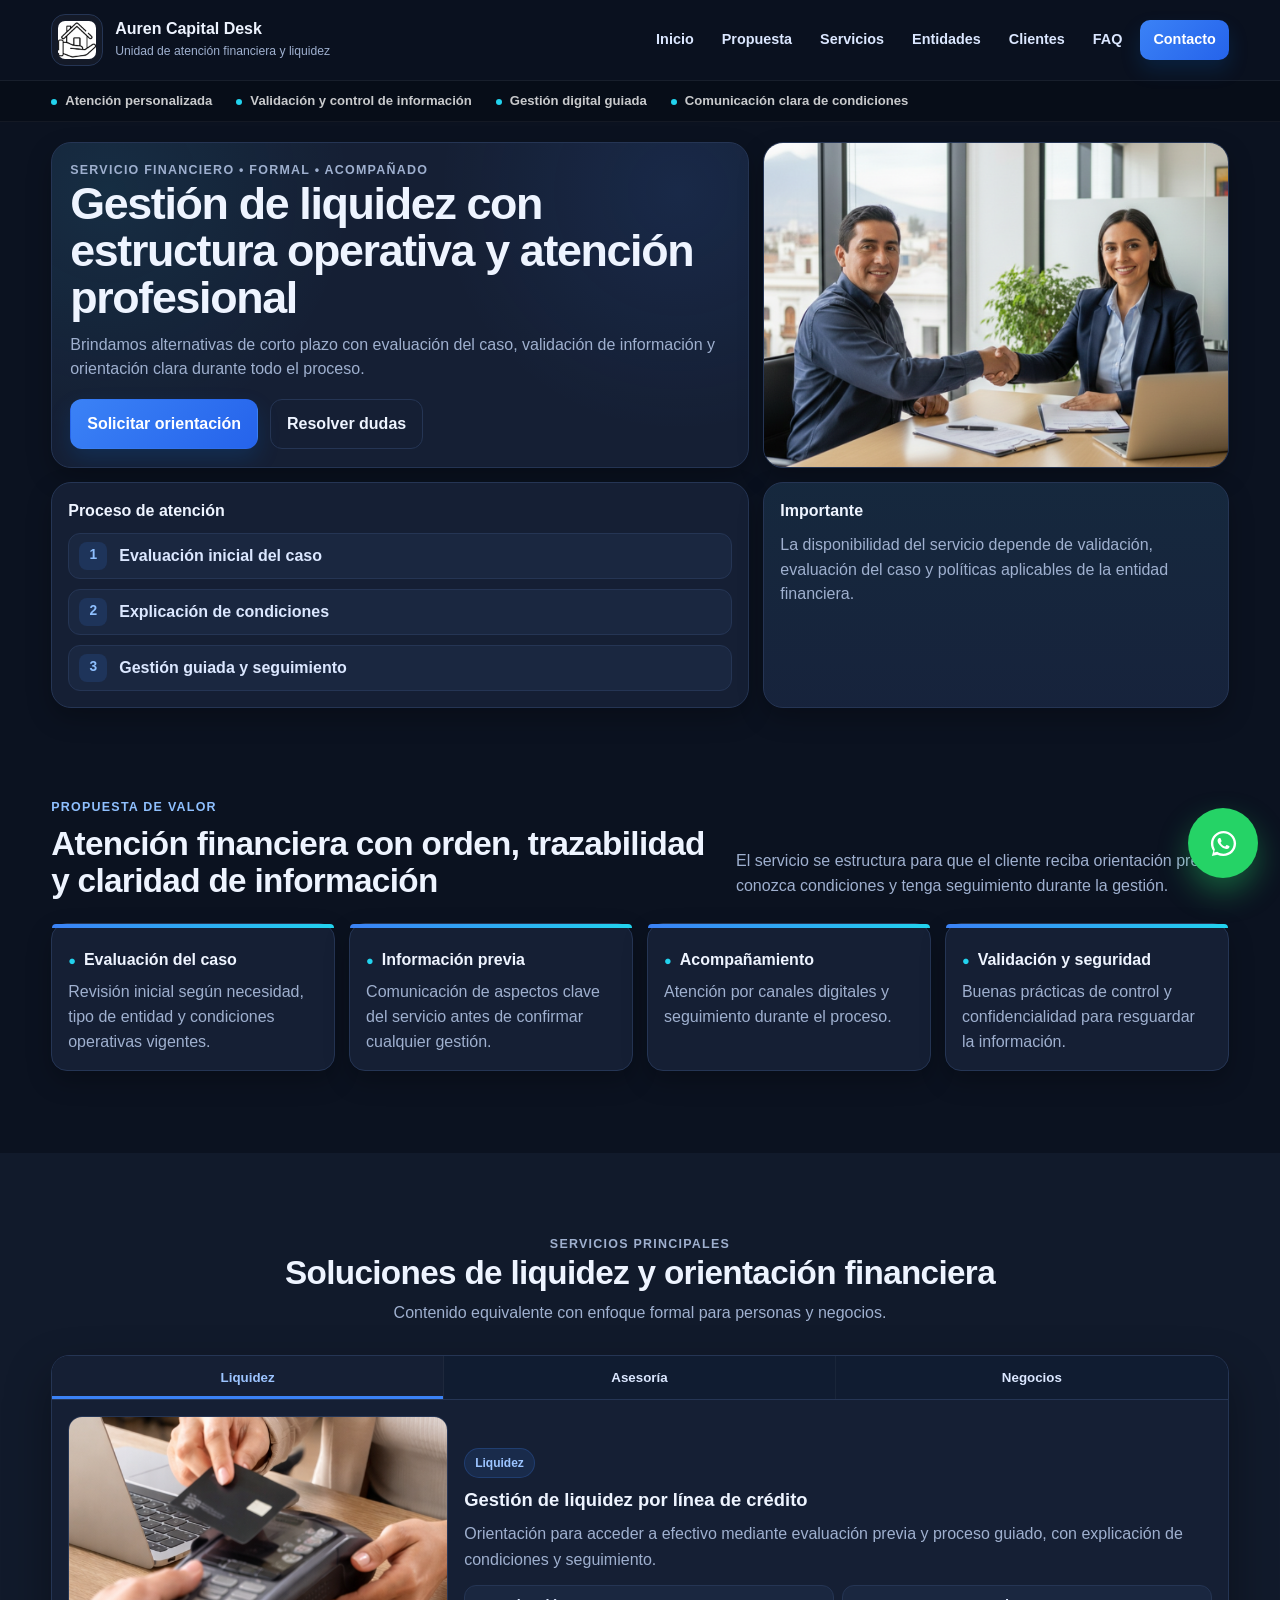
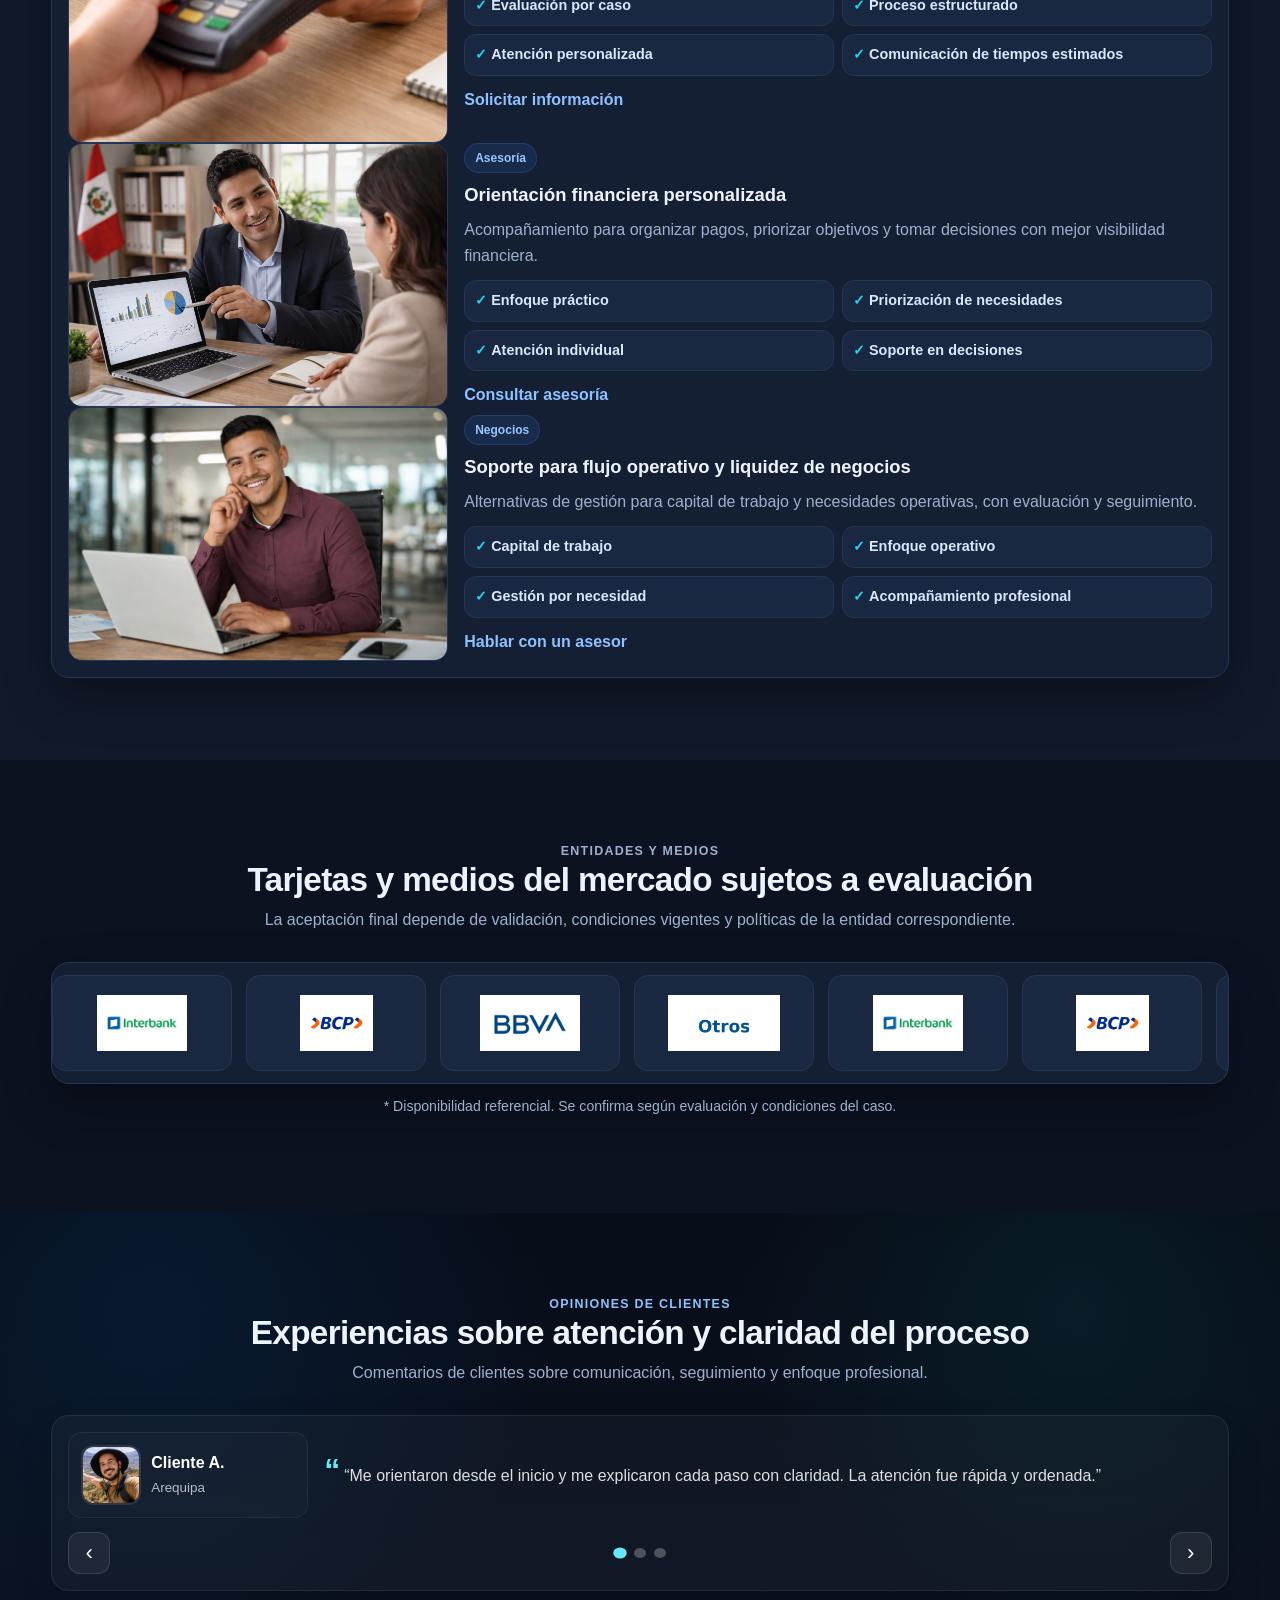
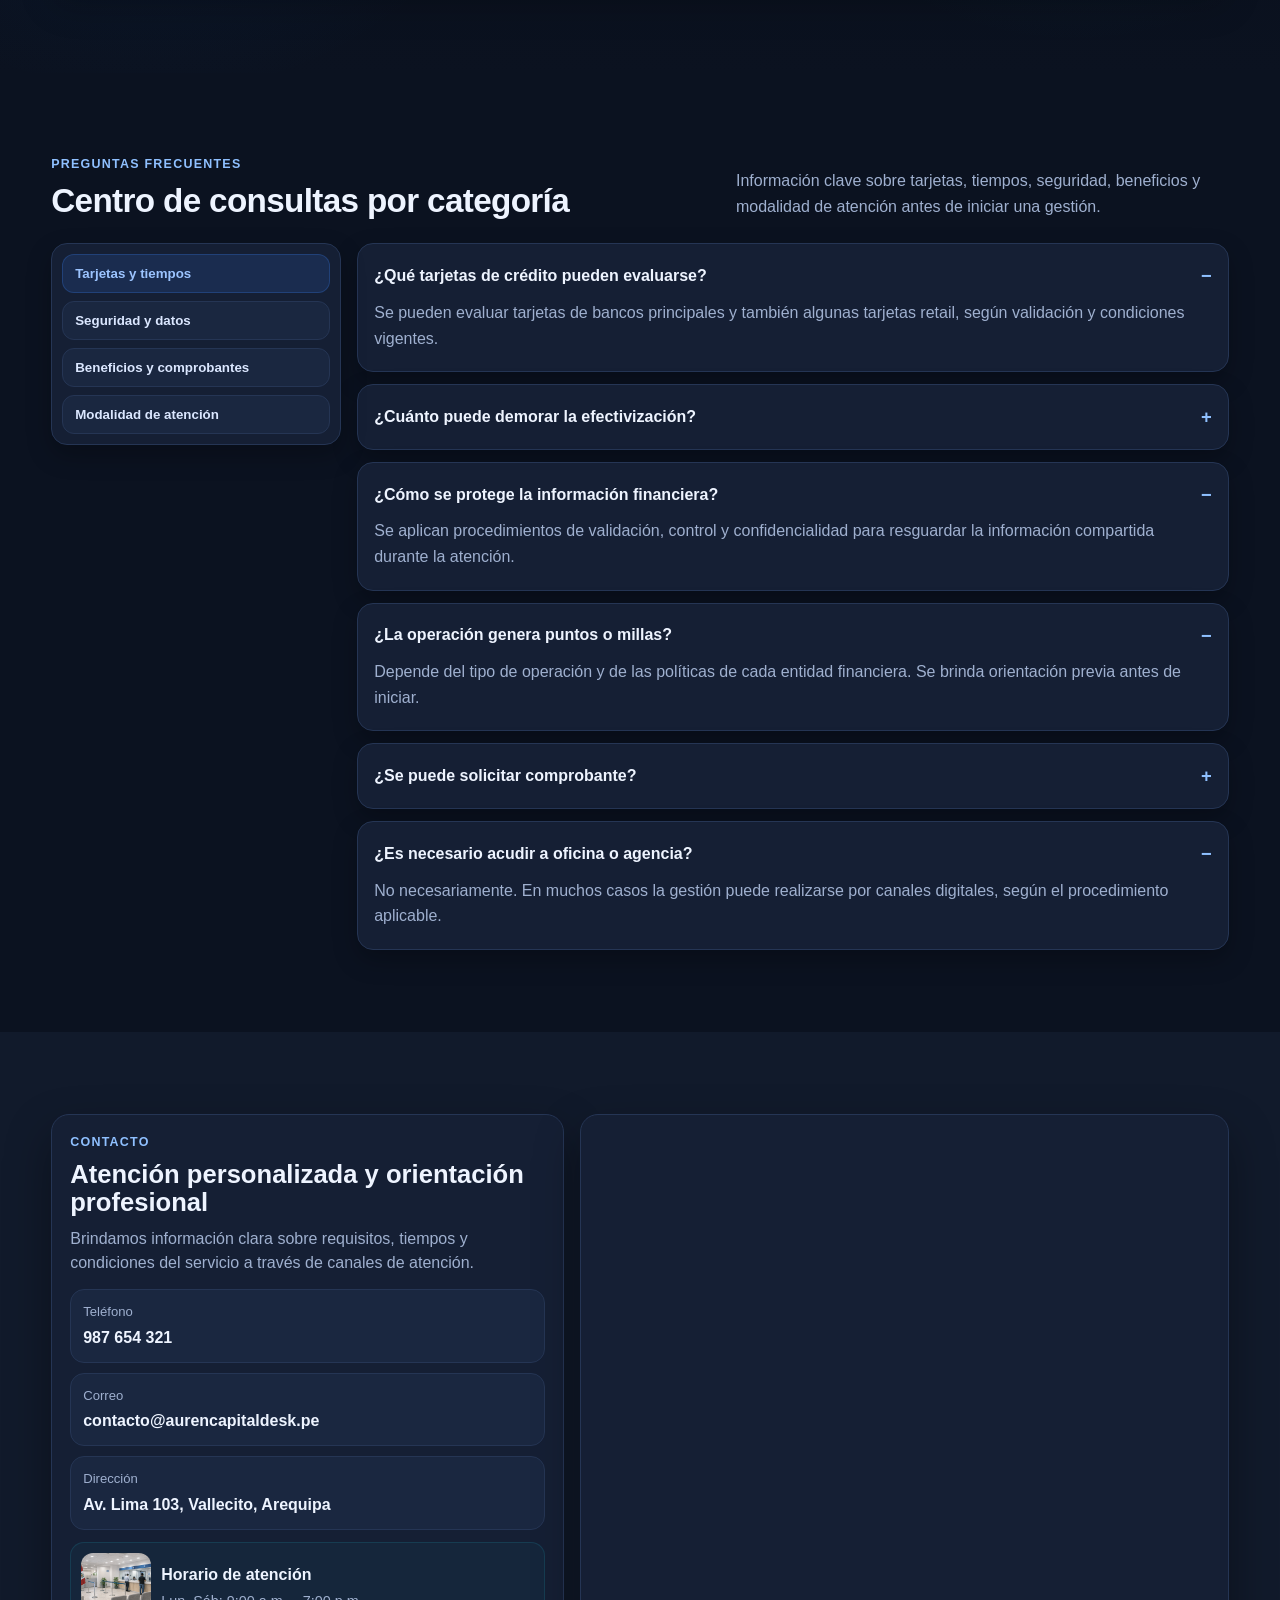
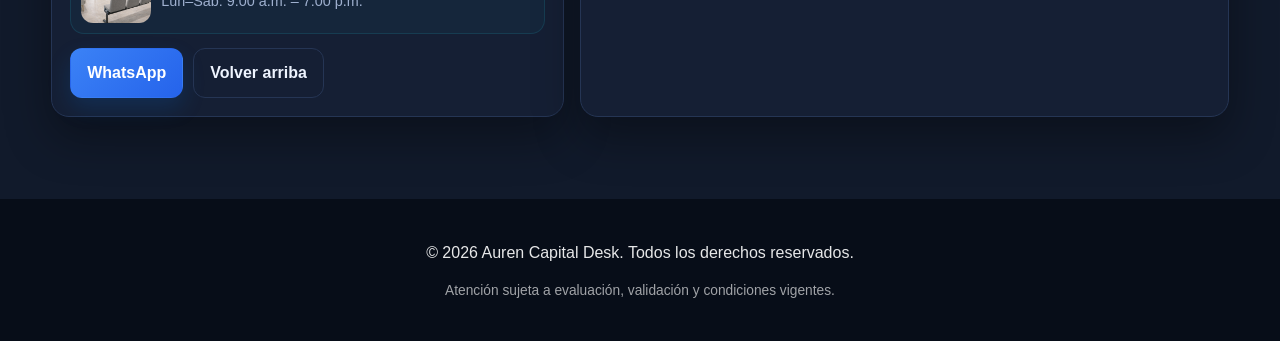
<file: Pagina IV/index.html>
<!DOCTYPE html>
<html lang="es">
<head>
  <meta charset="UTF-8" />
  <meta name="viewport" content="width=device-width, initial-scale=1.0" />
  <title>Auren Capital Desk | Soluciones Financieras</title>
  <meta name="description" content="Gestión de liquidez y orientación financiera con atención profesional, procesos verificados y comunicación clara." />
  <link rel="stylesheet" href="css/styles.css" />
</head>
<body>

  <!-- HEADER -->
  <header class="top-header">
    <div class="container top-header__inner">
      <a href="#inicio" class="brand" aria-label="Ir al inicio">
        <img src="imagenes/logo.png" alt="Logo Auren Capital Desk" class="brand__img"
             onerror="this.style.display='none'; this.nextElementSibling.style.display='grid';">
        <div class="brand__fallback" style="display:none;">AC</div>
        <div class="brand__text">
          <h1>Auren Capital Desk</h1>
          <p>Unidad de atención financiera y liquidez</p>
        </div>
      </a>

      <button class="menu-btn" id="navToggle" aria-label="Abrir menú">☰</button>

      <nav class="main-nav" id="navMenu">
        <a href="#inicio">Inicio</a>
        <a href="#propuesta">Propuesta</a>
        <a href="#servicios">Servicios</a>
        <a href="#bancos">Entidades</a>
        <a href="#testimonios">Clientes</a>
        <a href="#faq">FAQ</a>
        <a href="#contacto" class="main-nav__cta">Contacto</a>
      </nav>
    </div>
  </header>

  <!-- BARRA INFORMATIVA -->
  <div class="info-strip">
    <div class="container info-strip__inner">
      <span>Atención personalizada</span>
      <span>Validación y control de información</span>
      <span>Gestión digital guiada</span>
      <span>Comunicación clara de condiciones</span>
    </div>
  </div>

  <!-- HERO MOSAICO -->
  <section id="inicio" class="hero-grid-panel">
    <div class="container">
      <div class="hero-mosaic">
        <article class="tile tile--main">
          <p class="eyebrow">SERVICIO FINANCIERO • FORMAL • ACOMPAÑADO</p>
          <h2>Gestión de liquidez con estructura operativa y atención profesional</h2>
          <p>
            Brindamos alternativas de corto plazo con evaluación del caso, validación de información
            y orientación clara durante todo el proceso.
          </p>

          <div class="tile__actions">
            <a href="#contacto" class="btn btn--primary">Solicitar orientación</a>
            <a href="#faq" class="btn btn--outline">Resolver dudas</a>
          </div>
        </article>

        <article class="tile tile--image">
          <img src="imagenes/hero.png" alt="Atención financiera profesional">
        </article>

        <article class="tile tile--metric">
          <h3>Proceso de atención</h3>
          <ul class="metric-list">
            <li><span>1</span> Evaluación inicial del caso</li>
            <li><span>2</span> Explicación de condiciones</li>
            <li><span>3</span> Gestión guiada y seguimiento</li>
          </ul>
        </article>

        <article class="tile tile--note">
          <h3>Importante</h3>
          <p>
            La disponibilidad del servicio depende de validación, evaluación del caso y políticas aplicables de la entidad financiera.
          </p>
        </article>
      </div>
    </div>
  </section>

  <!-- PROPUESTA -->
  <section id="propuesta" class="section">
    <div class="container">
      <div class="split-head">
        <div>
          <p class="section__eyebrow">PROPUESTA DE VALOR</p>
          <h2>Atención financiera con orden, trazabilidad y claridad de información</h2>
        </div>
        <p>
          El servicio se estructura para que el cliente reciba orientación previa, conozca condiciones y tenga seguimiento durante la gestión.
        </p>
      </div>

      <div class="process-board">
        <div class="process-step">
          <h3>Evaluación del caso</h3>
          <p>Revisión inicial según necesidad, tipo de entidad y condiciones operativas vigentes.</p>
        </div>
        <div class="process-step">
          <h3>Información previa</h3>
          <p>Comunicación de aspectos clave del servicio antes de confirmar cualquier gestión.</p>
        </div>
        <div class="process-step">
          <h3>Acompañamiento</h3>
          <p>Atención por canales digitales y seguimiento durante el proceso.</p>
        </div>
        <div class="process-step">
          <h3>Validación y seguridad</h3>
          <p>Buenas prácticas de control y confidencialidad para resguardar la información.</p>
        </div>
      </div>
    </div>
  </section>

  <!-- SERVICIOS (TABS) -->
  <section id="servicios" class="section section--soft">
    <div class="container">
      <div class="section-center">
        <p class="section__eyebrow">SERVICIOS PRINCIPALES</p>
        <h2>Soluciones de liquidez y orientación financiera</h2>
        <p>Contenido equivalente con enfoque formal para personas y negocios.</p>
      </div>

      <div class="tabs-services" data-tabs>
        <div class="tabs-services__nav" role="tablist" aria-label="Servicios">
          <button class="tab-btn is-active" role="tab" aria-selected="true" data-tab="serv1">Liquidez</button>
          <button class="tab-btn" role="tab" aria-selected="false" data-tab="serv2">Asesoría</button>
          <button class="tab-btn" role="tab" aria-selected="false" data-tab="serv3">Negocios</button>
        </div>

        <div class="tabs-services__panels">
          <article class="tab-panel is-active" id="serv1" role="tabpanel">
            <div class="tab-panel__media">
              <img src="imagenes/servicio-1.png" alt="Liquidez por línea de crédito">
            </div>
            <div class="tab-panel__content">
              <span class="badge">Liquidez</span>
              <h3>Gestión de liquidez por línea de crédito</h3>
              <p>
                Orientación para acceder a efectivo mediante evaluación previa y proceso guiado, con explicación de condiciones y seguimiento.
              </p>
              <div class="bullet-grid">
                <div>Evaluación por caso</div>
                <div>Proceso estructurado</div>
                <div>Atención personalizada</div>
                <div>Comunicación de tiempos estimados</div>
              </div>
              <a href="#contacto" class="cta-link">Solicitar información</a>
            </div>
          </article>

          <article class="tab-panel" id="serv2" role="tabpanel" hidden>
            <div class="tab-panel__media">
              <img src="imagenes/servicio-2.png" alt="Asesoría financiera">
            </div>
            <div class="tab-panel__content">
              <span class="badge">Asesoría</span>
              <h3>Orientación financiera personalizada</h3>
              <p>
                Acompañamiento para organizar pagos, priorizar objetivos y tomar decisiones con mejor visibilidad financiera.
              </p>
              <div class="bullet-grid">
                <div>Enfoque práctico</div>
                <div>Priorización de necesidades</div>
                <div>Atención individual</div>
                <div>Soporte en decisiones</div>
              </div>
              <a href="#contacto" class="cta-link">Consultar asesoría</a>
            </div>
          </article>

          <article class="tab-panel" id="serv3" role="tabpanel" hidden>
            <div class="tab-panel__media">
              <img src="imagenes/servicio-3.png" alt="Soporte para negocios">
            </div>
            <div class="tab-panel__content">
              <span class="badge">Negocios</span>
              <h3>Soporte para flujo operativo y liquidez de negocios</h3>
              <p>
                Alternativas de gestión para capital de trabajo y necesidades operativas, con evaluación y seguimiento.
              </p>
              <div class="bullet-grid">
                <div>Capital de trabajo</div>
                <div>Enfoque operativo</div>
                <div>Gestión por necesidad</div>
                <div>Acompañamiento profesional</div>
              </div>
              <a href="#contacto" class="cta-link">Hablar con un asesor</a>
            </div>
          </article>
        </div>
      </div>
    </div>
  </section>

  <!-- ENTIDADES (TICKER CONTINUO) -->
  <section id="bancos" class="section">
    <div class="container">
      <div class="section-center">
        <p class="section__eyebrow">ENTIDADES Y MEDIOS</p>
        <h2>Tarjetas y medios del mercado sujetos a evaluación</h2>
        <p>
          La aceptación final depende de validación, condiciones vigentes y políticas de la entidad correspondiente.
        </p>
      </div>

      <div class="ticker-wrap">
        <div class="ticker-track" id="logosTicker">
          <div class="ticker-item"><img src="imagenes/banco-1.png" alt="Entidad 1"></div>
          <div class="ticker-item"><img src="imagenes/banco-2.png" alt="Entidad 2"></div>
          <div class="ticker-item"><img src="imagenes/banco-3.png" alt="Entidad 3"></div>
          <div class="ticker-item"><img src="imagenes/banco-4.png" alt="Entidad 4"></div>
          <div class="ticker-item"><img src="imagenes/banco-1.png" alt="Entidad 1"></div>
          <div class="ticker-item"><img src="imagenes/banco-2.png" alt="Entidad 2"></div>
          <div class="ticker-item"><img src="imagenes/banco-3.png" alt="Entidad 3"></div>
          <div class="ticker-item"><img src="imagenes/banco-4.png" alt="Entidad 4"></div>
        </div>
      </div>

      <p class="section-note">
        * Disponibilidad referencial. Se confirma según evaluación y condiciones del caso.
      </p>
    </div>
  </section>

  <!-- TESTIMONIOS (FADE) -->
  <section id="testimonios" class="section section--dark">
    <div class="container">
      <div class="section-center section-center--light">
        <p class="section__eyebrow">OPINIONES DE CLIENTES</p>
        <h2>Experiencias sobre atención y claridad del proceso</h2>
        <p>Comentarios de clientes sobre comunicación, seguimiento y enfoque profesional.</p>
      </div>

      <div class="fade-testimonial" id="fadeTestimonials">
        <div class="fade-card is-active">
          <div class="fade-card__profile">
            <img src="imagenes/testimonio-1.png" alt="Cliente 1">
            <div>
              <strong>Cliente A.</strong>
              <span>Arequipa</span>
            </div>
          </div>
          <blockquote>
            “Me orientaron desde el inicio y me explicaron cada paso con claridad. La atención fue rápida y ordenada.”
          </blockquote>
        </div>

        <div class="fade-card">
          <div class="fade-card__profile">
            <img src="imagenes/testimonio-2.png" alt="Cliente 2">
            <div>
              <strong>Cliente B.</strong>
              <span>Arequipa</span>
            </div>
          </div>
          <blockquote>
            “Lo que más valoro fue la transparencia de la información y el seguimiento durante toda la gestión.”
          </blockquote>
        </div>

        <div class="fade-card">
          <div class="fade-card__profile">
            <img src="imagenes/testimonio-1.png" alt="Cliente 3">
            <div>
              <strong>Cliente C.</strong>
              <span>Lima</span>
            </div>
          </div>
          <blockquote>
            “Buena comunicación y orientación previa antes de continuar. Se percibe un servicio formal y profesional.”
          </blockquote>
        </div>

        <div class="fade-controls">
          <button class="ghost-icon" id="prevFade" aria-label="Anterior">‹</button>
          <div class="fade-dots" id="fadeDots"></div>
          <button class="ghost-icon" id="nextFade" aria-label="Siguiente">›</button>
        </div>
      </div>
    </div>
  </section>

  <!-- FAQ (CATEGORÍAS) -->
  <section id="faq" class="section">
    <div class="container">
      <div class="split-head">
        <div>
          <p class="section__eyebrow">PREGUNTAS FRECUENTES</p>
          <h2>Centro de consultas por categoría</h2>
        </div>
        <p>
          Información clave sobre tarjetas, tiempos, seguridad, beneficios y modalidad de atención antes de iniciar una gestión.
        </p>
      </div>

      <div class="faq-categories" data-faq-tabs>
        <aside class="faq-categories__menu">
          <button class="faq-cat is-active" data-faq-cat="cat1">Tarjetas y tiempos</button>
          <button class="faq-cat" data-faq-cat="cat2">Seguridad y datos</button>
          <button class="faq-cat" data-faq-cat="cat3">Beneficios y comprobantes</button>
          <button class="faq-cat" data-faq-cat="cat4">Modalidad de atención</button>
        </aside>

        <div class="faq-categories__content">
          <div class="faq-pane is-active" id="cat1">
            <details class="faq__item" open>
              <summary>¿Qué tarjetas de crédito pueden evaluarse?</summary>
              <p>Se pueden evaluar tarjetas de bancos principales y también algunas tarjetas retail, según validación y condiciones vigentes.</p>
            </details>
            <details class="faq__item">
              <summary>¿Cuánto puede demorar la efectivización?</summary>
              <p>El tiempo depende del tipo de entidad, validación y revisión del caso. En algunos escenarios puede resolverse en un plazo corto y en otros tardar más.</p>
            </details>
          </div>

          <div class="faq-pane" id="cat2" hidden>
            <details class="faq__item" open>
              <summary>¿Cómo se protege la información financiera?</summary>
              <p>Se aplican procedimientos de validación, control y confidencialidad para resguardar la información compartida durante la atención.</p>
            </details>
          </div>

          <div class="faq-pane" id="cat3" hidden>
            <details class="faq__item" open>
              <summary>¿La operación genera puntos o millas?</summary>
              <p>Depende del tipo de operación y de las políticas de cada entidad financiera. Se brinda orientación previa antes de iniciar.</p>
            </details>
            <details class="faq__item">
              <summary>¿Se puede solicitar comprobante?</summary>
              <p>Sí, puede solicitarse por los canales de atención. La modalidad disponible se informa según el esquema administrativo vigente.</p>
            </details>
          </div>

          <div class="faq-pane" id="cat4" hidden>
            <details class="faq__item" open>
              <summary>¿Es necesario acudir a oficina o agencia?</summary>
              <p>No necesariamente. En muchos casos la gestión puede realizarse por canales digitales, según el procedimiento aplicable.</p>
            </details>
          </div>
        </div>
      </div>
    </div>
  </section>

  <!-- CONTACTO -->
  <section id="contacto" class="section section--soft">
    <div class="container contact-layout">
      <div class="contact-sheet">
        <p class="section__eyebrow">CONTACTO</p>
        <h2>Atención personalizada y orientación profesional</h2>
        <p class="contact-sheet__lead">
          Brindamos información clara sobre requisitos, tiempos y condiciones del servicio a través de canales de atención.
        </p>

        <div class="contact-sheet__rows">
          <div class="sheet-row">
            <span>Teléfono</span>
            <strong>987 654 321</strong>
          </div>
          <div class="sheet-row">
            <span>Correo</span>
            <strong>contacto@aurencapitaldesk.pe</strong>
          </div>
          <div class="sheet-row">
            <span>Dirección</span>
            <strong>Av. Lima 103, Vallecito, Arequipa</strong>
          </div>
        </div>

        <div class="office-inline">
          <img src="imagenes/oficina.png" alt="Oficina">
          <div>
            <strong>Horario de atención</strong>
            <p>Lun–Sáb: 9:00 a.m. – 7:00 p.m.</p>
          </div>
        </div>

        <div class="contact-sheet__actions">
          <a href="https://wa.me/51987654321" target="_blank" rel="noopener" class="btn btn--primary">WhatsApp</a>
          <a href="#inicio" class="btn btn--outline">Volver arriba</a>
        </div>
      </div>

      <div class="map-stage">
        <iframe
          src="https://www.google.com/maps/embed?pb=!1m18!1m12!1m3!1d478.4349676053199!2d-71.54121088948853!3d-16.40044400757676!2m3!1f0!2f0!3f0!3m2!1i1024!2i768!4f13.1!3m3!1m2!1s0x91424a594019ac81%3A0xabf6bb71c3644f31!2sLima%20103%2C%20Arequipa%2004001!5e0!3m2!1ses!2spe!4v1772082327263!5m2!1ses!2spe"
          width="100%"
          height="100%"
          style="border:0;"
          loading="lazy"
          referrerpolicy="no-referrer-when-downgrade"
          title="Ubicación de oficina">
        </iframe>
      </div>
    </div>
  </section>

  <!-- FOOTER -->
  <footer class="footer">
    <div class="container footer__inner">
      <p>© 2026 Auren Capital Desk. Todos los derechos reservados.</p>
      <p class="muted">Atención sujeta a evaluación, validación y condiciones vigentes.</p>
    </div>
  </footer>

  <!-- WHATSAPP FLOTANTE -->
  <a href="https://wa.me/51987654321" target="_blank" rel="noopener" class="wa-float" aria-label="Chatear por WhatsApp">
    <span class="wa-tooltip">💬 Contáctanos por WhatsApp</span>
    <svg viewBox="0 0 32 32" fill="white" aria-hidden="true">
      <path d="M16.001 3C8.82 3 3 8.82 3 16c0 2.84.93 5.47 2.5 7.6L4 29l5.6-1.47A12.95 12.95 0 0016 29c7.18 0 13-5.82 13-13S23.18 3 16 3zm0 23.5c-2.2 0-4.26-.64-6.01-1.74l-.43-.26-3.32.87.88-3.24-.28-.44A10.48 10.48 0 015.5 16c0-5.8 4.7-10.5 10.5-10.5S26.5 10.2 26.5 16 21.8 26.5 16 26.5zm5.73-7.88c-.31-.15-1.82-.9-2.1-1-.28-.1-.49-.15-.7.15-.2.3-.78 1-.96 1.2-.18.2-.36.22-.67.07-.31-.15-1.3-.48-2.48-1.53-.92-.82-1.54-1.83-1.72-2.14-.18-.31-.02-.48.13-.63.13-.13.3-.35.45-.53.15-.18.2-.3.3-.5.1-.2.05-.38-.02-.53-.08-.15-.7-1.68-.96-2.3-.25-.6-.5-.52-.7-.53h-.6c-.2 0-.53.07-.8.38-.27.3-1.05 1.02-1.05 2.5s1.08 2.9 1.23 3.1c.15.2 2.13 3.26 5.16 4.57.72.31 1.28.5 1.72.64.72.23 1.38.2 1.9.12.58-.09 1.82-.74 2.07-1.46.25-.72.25-1.34.18-1.46-.08-.12-.28-.2-.58-.35z"/>
    </svg>
  </a>

  <script src="js/script.js"></script>
</body>
</html>
</file>
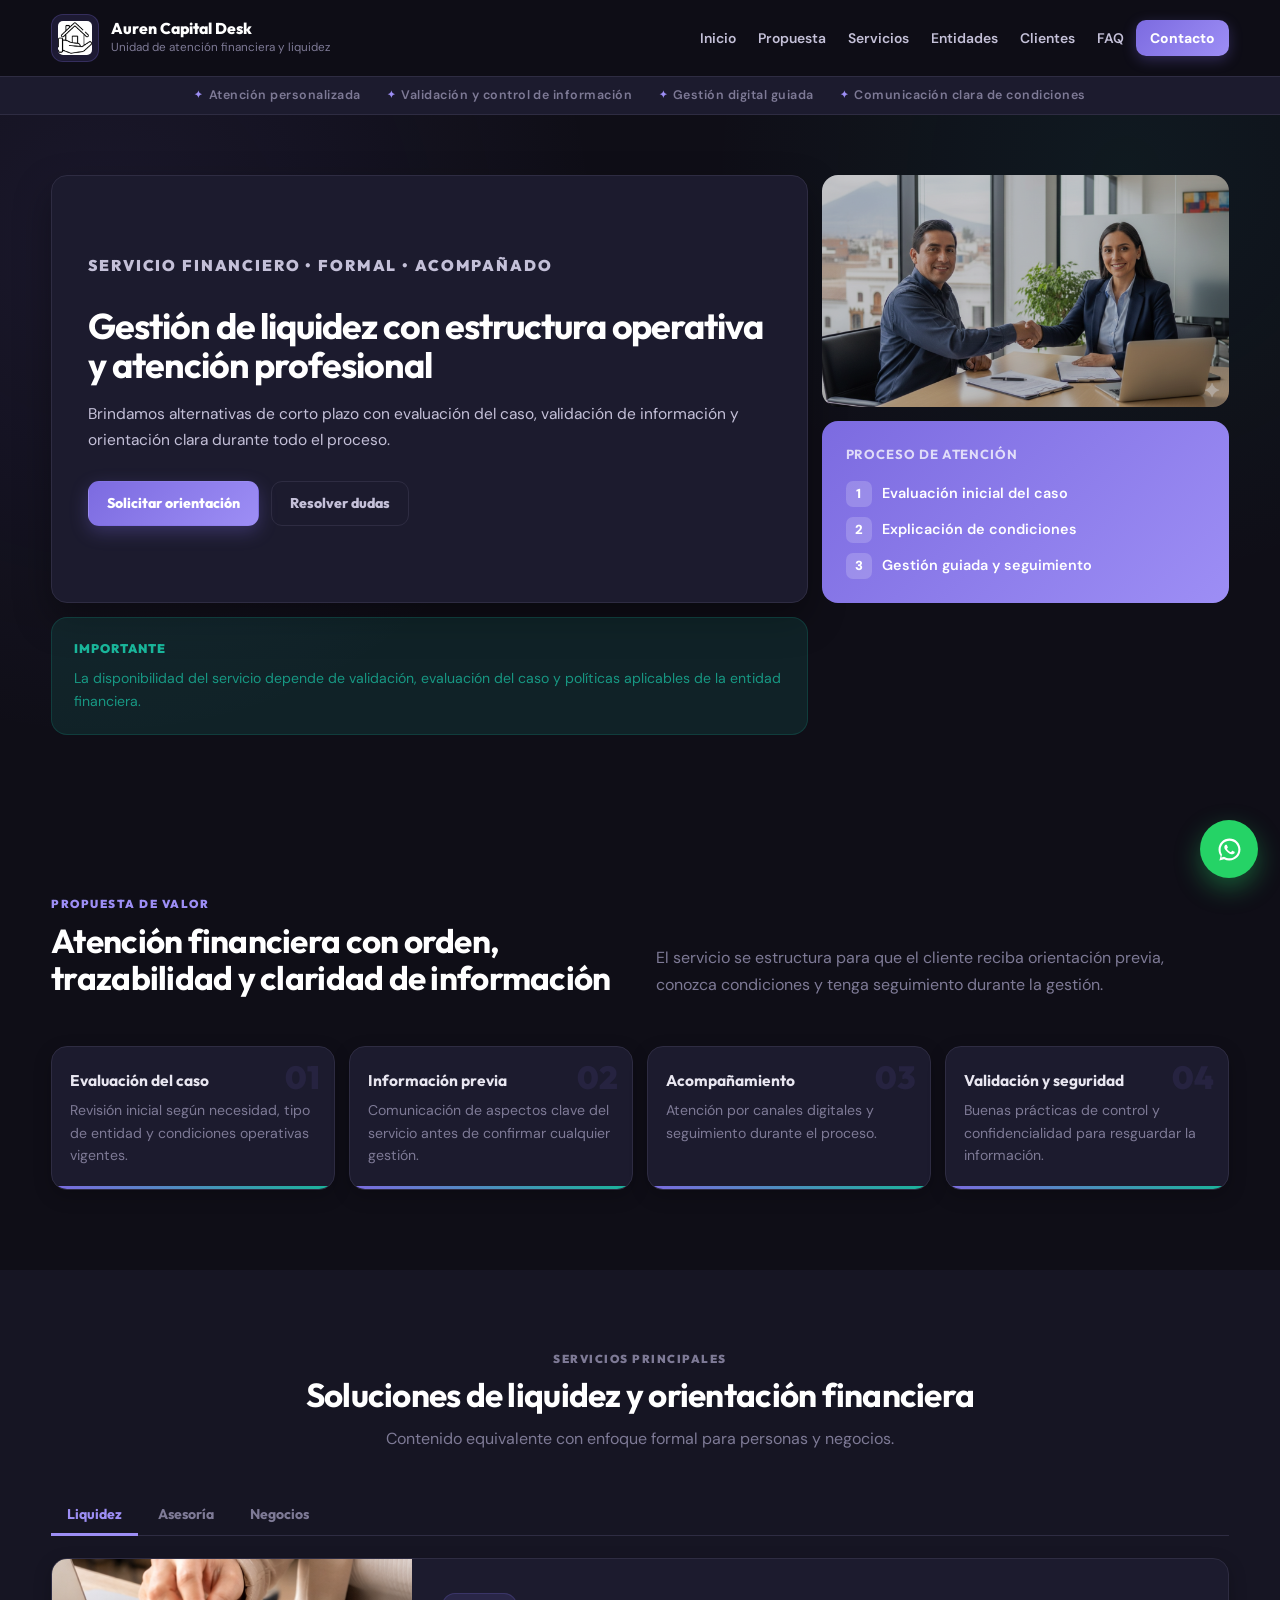
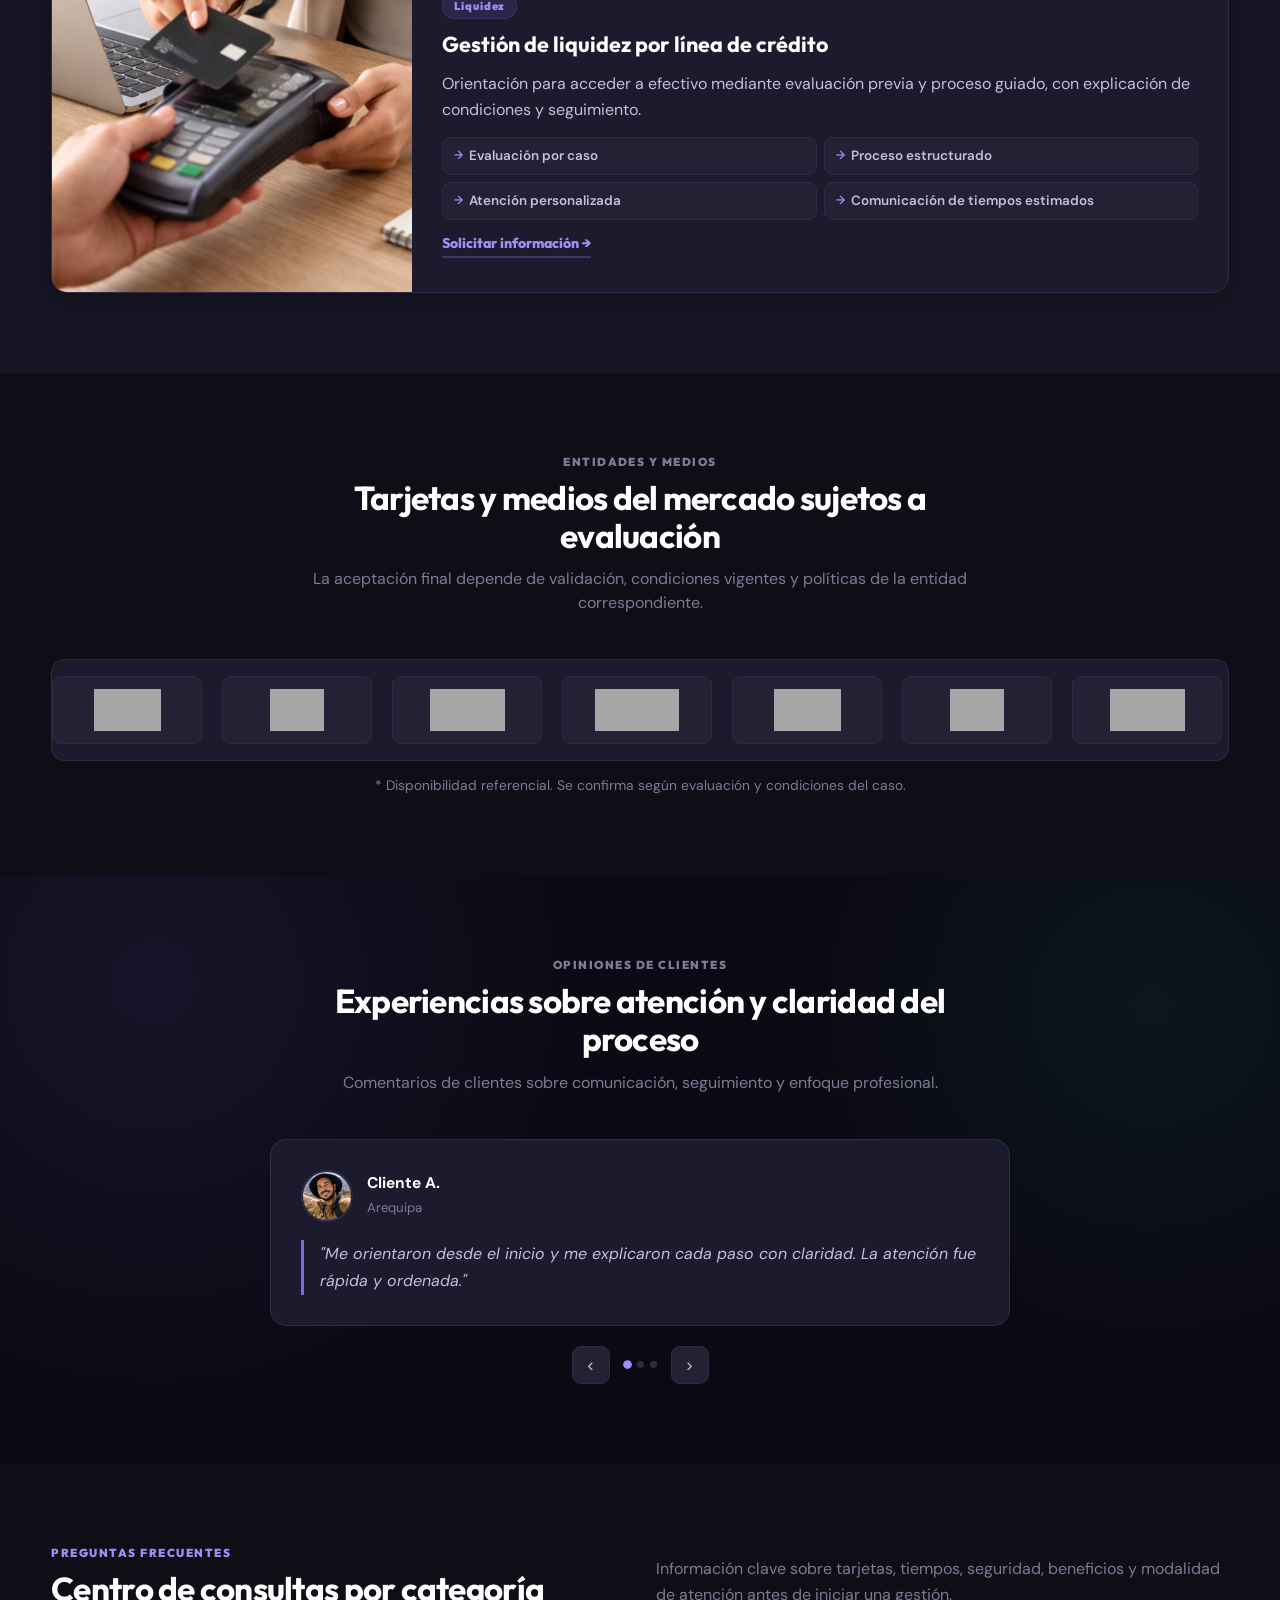
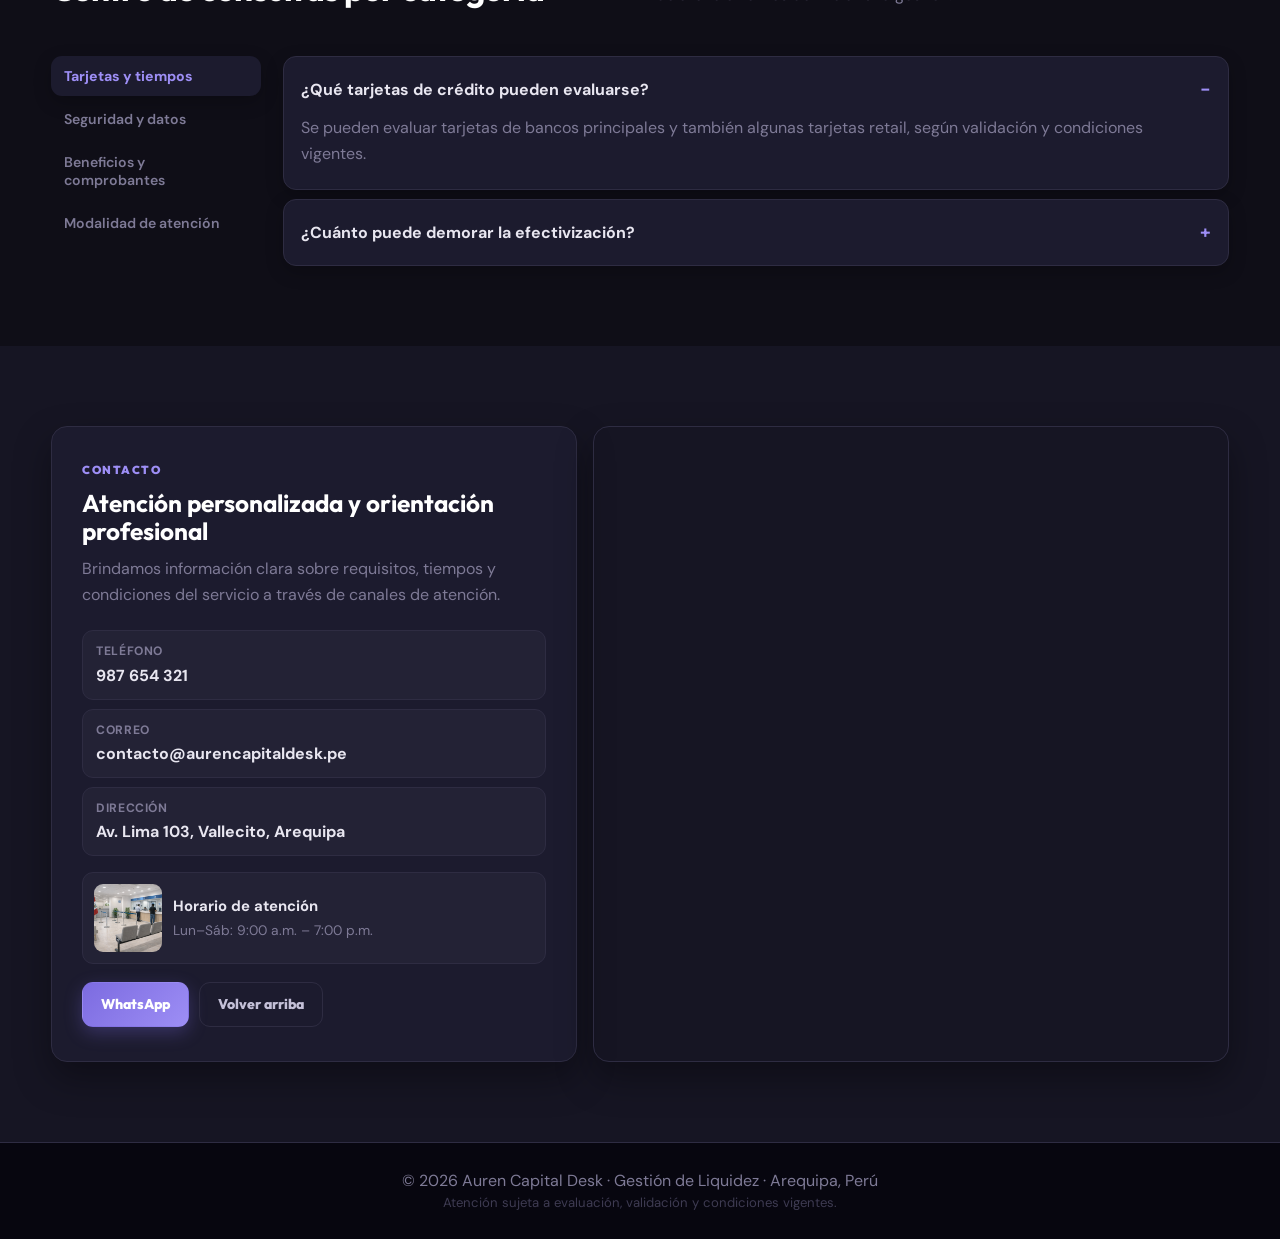
<file: Pagina V/index.html>
<!DOCTYPE html>
<html lang="es">
<head>
  <meta charset="UTF-8" />
  <meta name="viewport" content="width=device-width, initial-scale=1.0" />
  <title>Auren Capital Desk | Gestión de Liquidez · Arequipa</title>
  <meta name="description" content="Gestión de liquidez y orientación financiera con atención profesional, procesos verificados y comunicación clara. Arequipa, Perú." />
  <link rel="stylesheet" href="css/styles.css" />
</head>
<body>

  <!-- HEADER -->
  <header class="top-header">
    <div class="container top-header__inner">
      <a href="#inicio" class="brand" aria-label="Ir al inicio">
        <img src="imagenes/logo.png" alt="Logo Auren Capital Desk" class="brand__img"
             onerror="this.style.display='none'; this.nextElementSibling.style.display='grid';">
        <div class="brand__fallback" style="display:none;">AC</div>
        <div class="brand__text">
          <h1>Auren Capital Desk</h1>
          <p>Unidad de atención financiera y liquidez</p>
        </div>
      </a>

      <button class="menu-btn" id="navToggle" aria-label="Abrir menú">☰</button>

      <nav class="main-nav" id="navMenu">
        <a href="#inicio">Inicio</a>
        <a href="#propuesta">Propuesta</a>
        <a href="#servicios">Servicios</a>
        <a href="#bancos">Entidades</a>
        <a href="#testimonios">Clientes</a>
        <a href="#faq">FAQ</a>
        <a href="#contacto" class="main-nav__cta">Contacto</a>
      </nav>
    </div>
  </header>

  <!-- BARRA INFORMATIVA -->
  <div class="info-strip">
    <div class="container info-strip__inner">
      <span>Atención personalizada</span>
      <span>Validación y control de información</span>
      <span>Gestión digital guiada</span>
      <span>Comunicación clara de condiciones</span>
    </div>
  </div>

  <!-- HERO MOSAICO -->
  <section id="inicio" class="hero-grid-panel">
    <div class="container">
      <div class="hero-mosaic">

        <article class="tile tile--main">
          <p class="eyebrow">SERVICIO FINANCIERO • FORMAL • ACOMPAÑADO</p>
          <h2>Gestión de liquidez con estructura operativa y atención profesional</h2>
          <p>
            Brindamos alternativas de corto plazo con evaluación del caso, validación de información
            y orientación clara durante todo el proceso.
          </p>
          <div class="tile__actions">
            <a href="#contacto" class="btn btn--primary">Solicitar orientación</a>
            <a href="#faq" class="btn btn--outline">Resolver dudas</a>
          </div>
        </article>

        <article class="tile tile--image">
          <img src="imagenes/hero.png" alt="Atención financiera profesional">
        </article>

        <article class="tile tile--metric">
          <h3>Proceso de atención</h3>
          <ul class="metric-list">
            <li><span>1</span> Evaluación inicial del caso</li>
            <li><span>2</span> Explicación de condiciones</li>
            <li><span>3</span> Gestión guiada y seguimiento</li>
          </ul>
        </article>

        <article class="tile tile--note">
          <h3>Importante</h3>
          <p>
            La disponibilidad del servicio depende de validación, evaluación del caso
            y políticas aplicables de la entidad financiera.
          </p>
        </article>

      </div>
    </div>
  </section>

  <!-- PROPUESTA -->
  <section id="propuesta" class="section">
    <div class="container">
      <div class="split-head">
        <div>
          <p class="section__eyebrow">PROPUESTA DE VALOR</p>
          <h2>Atención financiera con orden, trazabilidad y claridad de información</h2>
        </div>
        <p>
          El servicio se estructura para que el cliente reciba orientación previa, conozca condiciones
          y tenga seguimiento durante la gestión.
        </p>
      </div>

      <div class="process-board">
        <div class="process-step">
          <h3>Evaluación del caso</h3>
          <p>Revisión inicial según necesidad, tipo de entidad y condiciones operativas vigentes.</p>
        </div>
        <div class="process-step">
          <h3>Información previa</h3>
          <p>Comunicación de aspectos clave del servicio antes de confirmar cualquier gestión.</p>
        </div>
        <div class="process-step">
          <h3>Acompañamiento</h3>
          <p>Atención por canales digitales y seguimiento durante el proceso.</p>
        </div>
        <div class="process-step">
          <h3>Validación y seguridad</h3>
          <p>Buenas prácticas de control y confidencialidad para resguardar la información.</p>
        </div>
      </div>
    </div>
  </section>

  <!-- SERVICIOS (TABS) -->
  <section id="servicios" class="section section--soft">
    <div class="container">
      <div class="section-center">
        <p class="section__eyebrow">SERVICIOS PRINCIPALES</p>
        <h2>Soluciones de liquidez y orientación financiera</h2>
        <p>Contenido equivalente con enfoque formal para personas y negocios.</p>
      </div>

      <div class="tabs-services" data-tabs>
        <div class="tabs-services__nav" role="tablist" aria-label="Servicios">
          <button class="tab-btn is-active" role="tab" aria-selected="true"  data-tab="serv1">Liquidez</button>
          <button class="tab-btn"            role="tab" aria-selected="false" data-tab="serv2">Asesoría</button>
          <button class="tab-btn"            role="tab" aria-selected="false" data-tab="serv3">Negocios</button>
        </div>

        <div class="tabs-services__panels">

          <article class="tab-panel is-active" id="serv1" role="tabpanel">
            <div class="tab-panel__media">
              <img src="imagenes/servicio-1.png" alt="Liquidez por línea de crédito">
            </div>
            <div class="tab-panel__content">
              <span class="badge">Liquidez</span>
              <h3>Gestión de liquidez por línea de crédito</h3>
              <p>
                Orientación para acceder a efectivo mediante evaluación previa y proceso guiado,
                con explicación de condiciones y seguimiento.
              </p>
              <div class="bullet-grid">
                <div>Evaluación por caso</div>
                <div>Proceso estructurado</div>
                <div>Atención personalizada</div>
                <div>Comunicación de tiempos estimados</div>
              </div>
              <a href="#contacto" class="cta-link">Solicitar información →</a>
            </div>
          </article>

          <article class="tab-panel" id="serv2" role="tabpanel" hidden>
            <div class="tab-panel__media">
              <img src="imagenes/servicio-2.png" alt="Asesoría financiera">
            </div>
            <div class="tab-panel__content">
              <span class="badge">Asesoría</span>
              <h3>Orientación financiera personalizada</h3>
              <p>
                Acompañamiento para organizar pagos, priorizar objetivos y tomar decisiones
                con mejor visibilidad financiera.
              </p>
              <div class="bullet-grid">
                <div>Enfoque práctico</div>
                <div>Priorización de necesidades</div>
                <div>Atención individual</div>
                <div>Soporte en decisiones</div>
              </div>
              <a href="#contacto" class="cta-link">Consultar asesoría →</a>
            </div>
          </article>

          <article class="tab-panel" id="serv3" role="tabpanel" hidden>
            <div class="tab-panel__media">
              <img src="imagenes/servicio-3.png" alt="Soporte para negocios">
            </div>
            <div class="tab-panel__content">
              <span class="badge">Negocios</span>
              <h3>Soporte para flujo operativo y liquidez de negocios</h3>
              <p>
                Alternativas de gestión para capital de trabajo y necesidades operativas,
                con evaluación y seguimiento.
              </p>
              <div class="bullet-grid">
                <div>Capital de trabajo</div>
                <div>Enfoque operativo</div>
                <div>Gestión por necesidad</div>
                <div>Acompañamiento profesional</div>
              </div>
              <a href="#contacto" class="cta-link">Hablar con un asesor →</a>
            </div>
          </article>

        </div>
      </div>
    </div>
  </section>

  <!-- ENTIDADES (TICKER CONTINUO) -->
  <section id="bancos" class="section">
    <div class="container">
      <div class="section-center">
        <p class="section__eyebrow">ENTIDADES Y MEDIOS</p>
        <h2>Tarjetas y medios del mercado sujetos a evaluación</h2>
        <p>
          La aceptación final depende de validación, condiciones vigentes y políticas
          de la entidad correspondiente.
        </p>
      </div>

      <div class="ticker-wrap">
        <!-- El JS clona los items automáticamente para el loop infinito -->
        <div class="ticker-track" id="logosTicker">
          <div class="ticker-item"><img src="imagenes/banco-1.png" alt="Entidad 1"></div>
          <div class="ticker-item"><img src="imagenes/banco-2.png" alt="Entidad 2"></div>
          <div class="ticker-item"><img src="imagenes/banco-3.png" alt="Entidad 3"></div>
          <div class="ticker-item"><img src="imagenes/banco-4.png" alt="Entidad 4"></div>
        </div>
      </div>

      <p class="section-note">
        * Disponibilidad referencial. Se confirma según evaluación y condiciones del caso.
      </p>
    </div>
  </section>

  <!-- TESTIMONIOS (FADE) -->
  <section id="testimonios" class="section section--dark">
    <div class="container">
      <div class="section-center section-center--light">
        <p class="section__eyebrow">OPINIONES DE CLIENTES</p>
        <h2>Experiencias sobre atención y claridad del proceso</h2>
        <p>Comentarios de clientes sobre comunicación, seguimiento y enfoque profesional.</p>
      </div>

      <div class="fade-testimonial" id="fadeTestimonials">

        <div class="fade-card is-active">
          <div class="fade-card__profile">
            <img src="imagenes/testimonio-1.png" alt="Cliente 1">
            <div>
              <strong>Cliente A.</strong>
              <span>Arequipa</span>
            </div>
          </div>
          <blockquote>
            "Me orientaron desde el inicio y me explicaron cada paso con claridad. La atención fue rápida y ordenada."
          </blockquote>
        </div>

        <div class="fade-card">
          <div class="fade-card__profile">
            <img src="imagenes/testimonio-2.png" alt="Cliente 2">
            <div>
              <strong>Cliente B.</strong>
              <span>Arequipa</span>
            </div>
          </div>
          <blockquote>
            "Lo que más valoro fue la transparencia de la información y el seguimiento durante toda la gestión."
          </blockquote>
        </div>

        <div class="fade-card">
          <div class="fade-card__profile">
            <img src="imagenes/testimonio-1.png" alt="Cliente 3">
            <div>
              <strong>Cliente C.</strong>
              <span>Lima</span>
            </div>
          </div>
          <blockquote>
            "Buena comunicación y orientación previa antes de continuar. Se percibe un servicio formal y profesional."
          </blockquote>
        </div>

        <div class="fade-controls">
          <button class="ghost-icon" id="prevFade" aria-label="Anterior">‹</button>
          <div class="fade-dots" id="fadeDots"></div>
          <button class="ghost-icon" id="nextFade" aria-label="Siguiente">›</button>
        </div>

      </div>
    </div>
  </section>

  <!-- FAQ (CATEGORÍAS) -->
  <section id="faq" class="section">
    <div class="container">
      <div class="split-head">
        <div>
          <p class="section__eyebrow">PREGUNTAS FRECUENTES</p>
          <h2>Centro de consultas por categoría</h2>
        </div>
        <p>
          Información clave sobre tarjetas, tiempos, seguridad, beneficios y modalidad
          de atención antes de iniciar una gestión.
        </p>
      </div>

      <div class="faq-categories" data-faq-tabs>
        <aside class="faq-categories__menu">
          <button class="faq-cat is-active" data-faq-cat="cat1">Tarjetas y tiempos</button>
          <button class="faq-cat"           data-faq-cat="cat2">Seguridad y datos</button>
          <button class="faq-cat"           data-faq-cat="cat3">Beneficios y comprobantes</button>
          <button class="faq-cat"           data-faq-cat="cat4">Modalidad de atención</button>
        </aside>

        <div class="faq-categories__content">

          <div class="faq-pane is-active" id="cat1">
            <details class="faq__item" open>
              <summary>¿Qué tarjetas de crédito pueden evaluarse?</summary>
              <p>Se pueden evaluar tarjetas de bancos principales y también algunas tarjetas retail, según validación y condiciones vigentes.</p>
            </details>
            <details class="faq__item">
              <summary>¿Cuánto puede demorar la efectivización?</summary>
              <p>El tiempo depende del tipo de entidad, validación y revisión del caso. En algunos escenarios puede resolverse en un plazo corto y en otros tardar más.</p>
            </details>
          </div>

          <div class="faq-pane" id="cat2" hidden>
            <details class="faq__item" open>
              <summary>¿Cómo se protege la información financiera?</summary>
              <p>Se aplican procedimientos de validación, control y confidencialidad para resguardar la información compartida durante la atención.</p>
            </details>
          </div>

          <div class="faq-pane" id="cat3" hidden>
            <details class="faq__item" open>
              <summary>¿La operación genera puntos o millas?</summary>
              <p>Depende del tipo de operación y de las políticas de cada entidad financiera. Se brinda orientación previa antes de iniciar.</p>
            </details>
            <details class="faq__item">
              <summary>¿Se puede solicitar comprobante?</summary>
              <p>Sí, puede solicitarse por los canales de atención. La modalidad disponible se informa según el esquema administrativo vigente.</p>
            </details>
          </div>

          <div class="faq-pane" id="cat4" hidden>
            <details class="faq__item" open>
              <summary>¿Es necesario acudir a oficina o agencia?</summary>
              <p>No necesariamente. En muchos casos la gestión puede realizarse por canales digitales, según el procedimiento aplicable.</p>
            </details>
          </div>

        </div>
      </div>
    </div>
  </section>

  <!-- CONTACTO -->
  <section id="contacto" class="section section--soft">
    <div class="container contact-layout">

      <div class="contact-sheet">
        <p class="section__eyebrow">CONTACTO</p>
        <h2>Atención personalizada y orientación profesional</h2>
        <p class="contact-sheet__lead">
          Brindamos información clara sobre requisitos, tiempos y condiciones del servicio
          a través de canales de atención.
        </p>

        <div class="contact-sheet__rows">
          <div class="sheet-row">
            <span>Teléfono</span>
            <strong>987 654 321</strong>
          </div>
          <div class="sheet-row">
            <span>Correo</span>
            <strong>contacto@aurencapitaldesk.pe</strong>
          </div>
          <div class="sheet-row">
            <span>Dirección</span>
            <strong>Av. Lima 103, Vallecito, Arequipa</strong>
          </div>
        </div>

        <div class="office-inline">
          <img src="imagenes/oficina.png" alt="Oficina Auren Capital Desk">
          <div>
            <strong>Horario de atención</strong>
            <p>Lun–Sáb: 9:00 a.m. – 7:00 p.m.</p>
          </div>
        </div>

        <div class="contact-sheet__actions">
          <a href="https://wa.me/51987654321" target="_blank" rel="noopener" class="btn btn--primary">WhatsApp</a>
          <a href="#inicio" class="btn btn--outline">Volver arriba</a>
        </div>
      </div>

      <div class="map-stage">
        <iframe
          src="https://www.google.com/maps/embed?pb=!1m18!1m12!1m3!1d478.4349676053199!2d-71.54121088948853!3d-16.40044400757676!2m3!1f0!2f0!3f0!3m2!1i1024!2i768!4f13.1!3m3!1m2!1s0x91424a594019ac81%3A0xabf6bb71c3644f31!2sLima%20103%2C%20Arequipa%2004001!5e0!3m2!1ses!2spe!4v1772082327263!5m2!1ses!2spe"
          width="100%" height="100%" style="border:0;"
          loading="lazy" referrerpolicy="no-referrer-when-downgrade"
          title="Ubicación Auren Capital Desk">
        </iframe>
      </div>

    </div>
  </section>

  <!-- FOOTER -->
  <footer class="footer">
    <div class="container footer__inner">
      <p>© 2026 Auren Capital Desk · Gestión de Liquidez · Arequipa, Perú</p>
      <p class="muted">Atención sujeta a evaluación, validación y condiciones vigentes.</p>
    </div>
  </footer>

  <!-- WHATSAPP FLOTANTE -->
  <a href="https://wa.me/51987654321" target="_blank" rel="noopener" class="wa-float" aria-label="Chatear por WhatsApp">
    <span class="wa-tooltip">💬 Escríbenos por WhatsApp</span>
    <svg viewBox="0 0 32 32" fill="white" aria-hidden="true">
      <path d="M16.001 3C8.82 3 3 8.82 3 16c0 2.84.93 5.47 2.5 7.6L4 29l5.6-1.47A12.95 12.95 0 0016 29c7.18 0 13-5.82 13-13S23.18 3 16 3zm0 23.5c-2.2 0-4.26-.64-6.01-1.74l-.43-.26-3.32.87.88-3.24-.28-.44A10.48 10.48 0 015.5 16c0-5.8 4.7-10.5 10.5-10.5S26.5 10.2 26.5 16 21.8 26.5 16 26.5zm5.73-7.88c-.31-.15-1.82-.9-2.1-1-.28-.1-.49-.15-.7.15-.2.3-.78 1-.96 1.2-.18.2-.36.22-.67.07-.31-.15-1.3-.48-2.48-1.53-.92-.82-1.54-1.83-1.72-2.14-.18-.31-.02-.48.13-.63.13-.13.3-.35.45-.53.15-.18.2-.3.3-.5.1-.2.05-.38-.02-.53-.08-.15-.7-1.68-.96-2.3-.25-.6-.5-.52-.7-.53h-.6c-.2 0-.53.07-.8.38-.27.3-1.05 1.02-1.05 2.5s1.08 2.9 1.23 3.1c.15.2 2.13 3.26 5.16 4.57.72.31 1.28.5 1.72.64.72.23 1.38.2 1.9.12.58-.09 1.82-.74 2.07-1.46.25-.72.25-1.34.18-1.46-.08-.12-.28-.2-.58-.35z"/>
    </svg>
  </a>

  <script src="js/script.js"></script>
</body>
</html>
</file>
<file: Pagina I/css/styles.css>
:root{
  --bg: #f5f7fa;
  --soft: #eef2f7;
  --ink: #0a1f44;
  --accent: #f4b400;
  --text: #1b2430;
  --muted: #6c7a89;
  --card: #ffffff;
  --radius: 12px;
  --shadow: 0 8px 20px rgba(0,0,0,.10);
}

*{ box-sizing: border-box; }

html{ scroll-behavior: smooth; }

body{
  margin: 0;
  font-family: Arial, Helvetica, sans-serif;
  background: var(--bg);
  color: var(--text);
}

img{ max-width: 100%; display: block; }

.container{
  width: min(1100px, 92%);
  margin: 0 auto;
}

/* HEADER */
.header{
  background: var(--ink);
  position: sticky;
  top: 0;
  z-index: 10;
}

.header__inner{
  display: flex;
  align-items: center;
  justify-content: space-between;
  padding: 14px 0;
  gap: 18px;
}

.brand{
  display: flex;
  align-items: center;
  gap: 12px;
}

.brand__logo{
  width: 42px;
  height: 42px;
  border-radius: 10px;
  background: rgba(255,255,255,.12);
  color: #fff;
  display: grid;
  place-items: center;
  font-weight: 900;
  letter-spacing: .5px;
}

.brand__text h1{
  color: #fff;
  margin: 0;
  font-size: 18px;
}

.brand__text p{
  color: rgba(255,255,255,.75);
  margin: 2px 0 0;
  font-size: 12px;
}

.nav{
  display: flex;
  align-items: center;
  gap: 14px;
  flex-wrap: wrap;
  justify-content: flex-end;
}

.nav a{
  color: #fff;
  text-decoration: none;
  font-weight: 700;
  font-size: 13px;
  opacity: .9;
}

.nav a:hover{ opacity: 1; }

.nav__cta{
  background: rgba(255,255,255,.14);
  padding: 9px 12px;
  border-radius: 10px;
}

/* HERO */
.hero{
  position: relative;
  min-height: 88vh;
  display: grid;
  place-items: center;
  padding: 80px 0;
  background: url("../imagenes/hero.png") center/cover no-repeat;
}

.hero__overlay{
  position: absolute;
  inset: 0;
  background: linear-gradient(90deg, rgba(10,31,68,.88), rgba(10,31,68,.55));
}

.hero__content{
  position: relative;
  color: #fff;
  text-align: left;
}

.hero__content h2{
  margin: 0 0 12px;
  font-size: clamp(28px, 4vw, 44px);
  line-height: 1.1;
}

.hero__content p{
  max-width: 720px;
  margin: 0 0 22px;
  color: rgba(255,255,255,.88);
  line-height: 1.6;
}

.hero__actions{
  display: flex;
  gap: 12px;
  flex-wrap: wrap;
  margin-bottom: 26px;
}

.hero__mini{
  display: grid;
  grid-template-columns: repeat(3, minmax(0,1fr));
  gap: 12px;
  max-width: 900px;
}

.mini-card{
  background: rgba(255,255,255,.10);
  border: 1px solid rgba(255,255,255,.16);
  border-radius: var(--radius);
  padding: 14px;
}

.mini-card strong{
  display:block;
  margin-bottom: 6px;
}

.mini-card span{
  color: rgba(255,255,255,.82);
  font-size: 13px;
}

/* BOTONES */
.btn{
  display: inline-block;
  text-decoration: none;
  font-weight: 800;
  border-radius: 12px;
  padding: 12px 16px;
}

.btn--primary{
  background: var(--accent);
  color: #111;
}

.btn--ghost{
  border: 2px solid rgba(255,255,255,.55);
  color: #fff;
}

.btn--dark{
  background: var(--ink);
  color: #fff;
}

/* SECCIONES */
.section{
  padding: 70px 0;
}

.section--soft{
  background: var(--soft);
}

.section__head{
  text-align: center;
  margin-bottom: 28px;
}

.section__head h2{
  margin: 0 0 8px;
  color: var(--ink);
}

.section__head p{
  margin: 0;
  color: var(--muted);
}

/* GRIDS */
.grid-3{
  display: grid;
  grid-template-columns: repeat(3, minmax(0,1fr));
  gap: 18px;
}

.grid-2{
  display: grid;
  grid-template-columns: repeat(2, minmax(0,1fr));
  gap: 18px;
}

/* CARDS */
.card{
  background: var(--card);
  border-radius: var(--radius);
  box-shadow: var(--shadow);
  padding: 22px;
  text-align: left;
}

.card h3{
  margin: 0 0 8px;
  color: var(--ink);
}

.card p{
  margin: 0;
  color: var(--muted);
  line-height: 1.6;
}

/* SERVICES */
.service{
  background: var(--card);
  border-radius: var(--radius);
  box-shadow: var(--shadow);
  overflow: hidden;
  text-align: left;
}

.service img{
  width: 100%;
  height: 180px;
  object-fit: cover;
}

.service__body{
  padding: 18px;
}

.service__body h3{
  margin: 0 0 8px;
  color: var(--ink);
}

.service__body p{
  margin: 0 0 12px;
  color: var(--muted);
  line-height: 1.6;
}

.link{
  text-decoration: none;
  font-weight: 800;
  color: var(--ink);
}

/* LOGOS */
.logos{
  display: grid;
  grid-template-columns: repeat(4, minmax(0,1fr));
  gap: 14px;
  margin-top: 18px;
}

.logo-card{
  background: var(--card);
  border-radius: var(--radius);
  box-shadow: var(--shadow);
  padding: 16px;
  display: grid;
  place-items: center;
  min-height: 140px;
}

.logo-card img{
  max-height: 85px;
  object-fit: contain;
}

.note{
  margin-top: 14px;
  color: var(--muted);
  text-align: center;
  font-size: 13px;
}

/* TESTIMONIOS */
.testimonial{
  background: var(--card);
  border-radius: var(--radius);
  box-shadow: var(--shadow);
  padding: 18px;
  display: flex;
  gap: 14px;
  align-items: flex-start;
}

.testimonial img{
  width: 64px;
  height: 64px;
  border-radius: 50%;
  object-fit: cover;
  flex: 0 0 auto;
}

.testimonial p{
  margin: 0 0 10px;
  color: var(--muted);
  line-height: 1.6;
}

.testimonial strong{
  display:block;
  color: var(--ink);
}

.testimonial span{
  color: var(--muted);
  font-size: 13px;
}

/* FAQ */
.faq{
  max-width: 900px;
  margin: 0 auto;
  display: grid;
  gap: 12px;
}

.faq__item{
  background: var(--card);
  border-radius: var(--radius);
  box-shadow: var(--shadow);
  padding: 14px 16px;
}

.faq__item summary{
  cursor: pointer;
  font-weight: 900;
  color: var(--ink);
}

.faq__item p{
  margin: 10px 0 0;
  color: var(--muted);
  line-height: 1.6;
}

/* CTA */
.cta{
  background: var(--ink);
  color: #fff;
  padding: 54px 0;
}

.cta__inner{
  display: flex;
  align-items: center;
  justify-content: space-between;
  gap: 18px;
  flex-wrap: wrap;
}

.cta h2{
  margin: 0 0 6px;
}

.cta p{
  margin: 0;
  color: rgba(255,255,255,.82);
}

/* CONTACT */
.contact-grid{
  display: grid;
  grid-template-columns: 1fr 1.2fr;
  gap: 18px;
  align-items: start;
}

.contact-card{
  background: var(--card);
  border-radius: var(--radius);
  box-shadow: var(--shadow);
  padding: 18px;
  text-align: left;
}

.contact-mini{
  margin-top: 14px;
  display: flex;
  gap: 12px;
  align-items: center;
  background: var(--soft);
  border-radius: var(--radius);
  padding: 10px;
}

.contact-mini img{
  width: 64px;
  height: 64px;
  border-radius: 12px;
  object-fit: cover;
}

.map-card{
  background: var(--card);
  border-radius: var(--radius);
  box-shadow: var(--shadow);
  overflow: hidden;
}

.map-card iframe{
  display:block;
}

/* FOOTER */
.footer{
  background: #081a36;
  color: rgba(255,255,255,.86);
  padding: 28px 0;
}

.footer__inner{
  text-align: center;
}

.muted{
  color: rgba(255,255,255,.65);
  font-size: 13px;
  margin-top: 6px;
}

/* RESPONSIVE */
@media (max-width: 900px){
  .grid-3{ grid-template-columns: 1fr; }
  .grid-2{ grid-template-columns: 1fr; }
  .logos{ grid-template-columns: repeat(2, 1fr); }
  .contact-grid{ grid-template-columns: 1fr; }
  .hero__mini{ grid-template-columns: 1fr; }
  .hero__content{ text-align: left; }
  .nav{ gap: 10px; }
}

/* ───── WHATSAPP FLOAT ───── */
.wa-float{
  position: fixed;
  bottom: 25px;
  right: 25px;
  width: 60px;
  height: 60px;
  background: #25D366;
  border-radius: 50%;
  display: flex;
  align-items: center;
  justify-content: center;
  box-shadow: 0 8px 25px rgba(37,211,102,.45);
  text-decoration: none;
  z-index: 999;
  transition: .3s ease;
}

.wa-float:hover{
  transform: scale(1.1);
  box-shadow: 0 10px 35px rgba(37,211,102,.65);
}

.wa-float svg{
  width: 28px;
  height: 28px;
}

.wa-tooltip{
  position: absolute;
  right: 70px;
  background: var(--ink);
  color: #fff;
  padding: 7px 12px;
  border-radius: 8px;
  font-size: 13px;
  white-space: nowrap;
  opacity: 0;
  transition: .3s ease;
}

.wa-float:hover .wa-tooltip{
  opacity: 1;
}
</file>
<file: Pagina II/css/styles.css>
:root{
  --bg: #f5f6f7;
  --soft: #edf2f1;
  --ink: #0f2f2d;      /* verde petróleo oscuro */
  --ink-2: #184946;
  --accent: #d9826b;   /* cobre/salmón */
  --accent-2: #efab98;
  --text: #22312f;
  --muted: #637774;
  --card: #ffffff;
  --line: #d8e2e0;
  --success: #25D366;
  --radius: 16px;
  --shadow: 0 10px 24px rgba(15,47,45,.10);
  --shadow-soft: 0 6px 16px rgba(15,47,45,.06);
}

*{ box-sizing: border-box; }
html{ scroll-behavior: smooth; }

body{
  margin: 0;
  font-family: Inter, "Segoe UI", Roboto, Arial, sans-serif;
  background: var(--bg);
  color: var(--text);
  line-height: 1.5;
}

img{ max-width: 100%; display: block; }
a{ color: inherit; }

.container{
  width: min(1160px, 92%);
  margin: 0 auto;
}

/* Header */
.header{
  position: sticky;
  top: 0;
  z-index: 50;
  background: rgba(15,47,45,.94);
  backdrop-filter: blur(10px);
  border-bottom: 1px solid rgba(255,255,255,.06);
}

.header__inner{
  display: flex;
  align-items: center;
  justify-content: space-between;
  gap: 16px;
  padding: 14px 0;
  position: relative;
}

.brand{
  display: flex;
  align-items: center;
  gap: 12px;
  text-decoration: none;
  min-width: 0;
}

.brand__img{
  width: 50px;
  height: 50px;
  border-radius: 12px;
  object-fit: contain;
  background: rgba(255,255,255,.07);
  border: 1px solid rgba(255,255,255,.12);
  padding: 6px;
}

.brand__fallback{
  width: 50px;
  height: 50px;
  border-radius: 12px;
  background: linear-gradient(135deg, var(--accent), var(--accent-2));
  color: #fff;
  place-items: center;
  font-weight: 900;
  letter-spacing: .5px;
}

.brand__text h1{
  margin: 0;
  color: #fff;
  font-size: 1rem;
  line-height: 1.1;
}

.brand__text p{
  margin: 4px 0 0;
  color: rgba(255,255,255,.7);
  font-size: .78rem;
}

.nav{
  display: flex;
  align-items: center;
  gap: 10px;
  flex-wrap: wrap;
  justify-content: flex-end;
}

.nav a{
  text-decoration: none;
  color: rgba(255,255,255,.94);
  font-weight: 700;
  font-size: .92rem;
  padding: 8px 10px;
  border-radius: 10px;
  transition: .2s ease;
}

.nav a:hover{
  background: rgba(255,255,255,.06);
}

.nav__cta{
  background: var(--accent);
  color: #fff !important;
  padding: 9px 13px !important;
}

.nav__cta:hover{
  background: var(--accent-2) !important;
}

.nav-toggle{
  display: none;
  border: 1px solid rgba(255,255,255,.12);
  background: rgba(255,255,255,.06);
  color: #fff;
  border-radius: 10px;
  font-size: 1.1rem;
  padding: 8px 10px;
  cursor: pointer;
}

/* Hero */
.hero{
  position: relative;
  min-height: 92vh;
  display: grid;
  align-items: center;
  background: url("../imagenes/hero.png") center/cover no-repeat; /* RESPETA TU NOMBRE */
}

.hero__overlay{
  position: absolute;
  inset: 0;
  background:
    radial-gradient(circle at 20% 18%, rgba(217,130,107,.16), transparent 40%),
    linear-gradient(100deg, rgba(15,47,45,.94), rgba(15,47,45,.80) 46%, rgba(15,47,45,.56));
}

.hero__layout{
  position: relative;
  z-index: 1;
  display: grid;
  grid-template-columns: 1.3fr .85fr;
  gap: 20px;
  align-items: center;
  padding: 72px 0 54px;
}

.hero__label{
  display: inline-flex;
  align-items: center;
  background: rgba(255,255,255,.08);
  border: 1px solid rgba(255,255,255,.13);
  color: rgba(255,255,255,.92);
  padding: 8px 12px;
  border-radius: 999px;
  font-size: .84rem;
  font-weight: 700;
  margin-bottom: 14px;
}

.hero__content h2{
  margin: 0 0 12px;
  color: #fff;
  font-size: clamp(2rem, 4.2vw, 3rem);
  line-height: 1.08;
  letter-spacing: -.02em;
}

.hero__content p{
  margin: 0 0 20px;
  color: rgba(255,255,255,.86);
  max-width: 680px;
}

.hero__actions{
  display: flex;
  gap: 12px;
  flex-wrap: wrap;
  margin-bottom: 22px;
}

.hero__highlights{
  display: grid;
  grid-template-columns: repeat(3, minmax(0,1fr));
  gap: 12px;
}

.mini-panel{
  background: rgba(255,255,255,.07);
  border: 1px solid rgba(255,255,255,.12);
  border-radius: 14px;
  padding: 14px;
  backdrop-filter: blur(5px);
}

.mini-panel strong{
  display: block;
  color: #fff;
  margin-bottom: 5px;
  font-size: .95rem;
}

.mini-panel span{
  color: rgba(255,255,255,.78);
  font-size: .86rem;
  line-height: 1.35;
}

.hero__card{
  background: rgba(255,255,255,.97);
  border-radius: 18px;
  box-shadow: 0 14px 34px rgba(15,47,45,.22);
  padding: 20px;
  border: 1px solid rgba(255,255,255,.45);
}

.hero__card h3{
  margin: 0 0 12px;
  color: var(--ink);
  font-size: 1.08rem;
}

.hero__card ul{
  margin: 0;
  padding-left: 18px;
  color: var(--text);
  display: grid;
  gap: 8px;
}

.hero__note{
  margin-top: 14px;
  padding: 12px;
  background: #f7fbfa;
  border-radius: 12px;
  border: 1px solid var(--line);
}

.hero__note strong{
  display: block;
  color: var(--ink);
  margin-bottom: 4px;
}

.hero__note p{
  margin: 0;
  color: var(--muted);
  font-size: .92rem;
}

/* Buttons */
.btn{
  display: inline-flex;
  align-items: center;
  justify-content: center;
  gap: 6px;
  border-radius: 12px;
  padding: 12px 16px;
  text-decoration: none;
  font-weight: 800;
  transition: .2s ease;
}

.btn--primary{
  background: var(--accent);
  color: #fff;
  box-shadow: 0 8px 18px rgba(217,130,107,.28);
}

.btn--primary:hover{
  background: var(--accent-2);
  transform: translateY(-1px);
}

.btn--ghost{
  background: rgba(255,255,255,.08);
  color: #fff;
  border: 1px solid rgba(255,255,255,.22);
}

.btn--ghost:hover{
  background: rgba(255,255,255,.13);
}

.btn--dark{
  background: var(--ink);
  color: #fff;
}
.btn--dark:hover{ background: var(--ink-2); }

.btn--light{
  background: #fff;
  color: var(--ink);
  border: 1px solid var(--line);
}
.btn--light:hover{ background: #f9fbfb; }

/* Sections */
.section{ padding: 78px 0; }
.section--soft{ background: var(--soft); }

.section__head{
  text-align: center;
  margin-bottom: 28px;
  max-width: 820px;
  margin-inline: auto;
}

.section__head h2{
  margin: 0 0 8px;
  color: var(--ink);
  font-size: clamp(1.55rem, 2.6vw, 2.15rem);
  letter-spacing: -.02em;
}

.section__head p{
  margin: 0;
  color: var(--muted);
}

/* Grids / cards */
.grid-3{
  display: grid;
  grid-template-columns: repeat(3, minmax(0,1fr));
  gap: 18px;
}

.card{
  background: var(--card);
  border-radius: var(--radius);
  box-shadow: var(--shadow-soft);
  border: 1px solid #eaf0ef;
  padding: 22px;
}

.feature{
  position: relative;
  overflow: hidden;
}
.feature::after{
  content:"";
  position:absolute;
  left:0; right:0; bottom:0;
  height:4px;
  background: linear-gradient(90deg, var(--accent), var(--accent-2));
}

.feature__icon{
  width: 42px;
  height: 42px;
  border-radius: 12px;
  display: grid;
  place-items: center;
  background: #fff2ed;
  margin-bottom: 10px;
  font-size: 1.05rem;
}

.card h3{
  margin: 0 0 8px;
  color: var(--ink);
  font-size: 1.05rem;
}

.card p{
  margin: 0;
  color: var(--muted);
  line-height: 1.6;
}

/* Services */
.services-grid{
  display: grid;
  grid-template-columns: repeat(3, minmax(0,1fr));
  gap: 18px;
}

.service-card{
  background: #fff;
  border-radius: 16px;
  overflow: hidden;
  box-shadow: var(--shadow);
  border: 1px solid #e6eeed;
  display: flex;
  flex-direction: column;
}

.service-card__img{
  height: 190px;
  overflow: hidden;
}
.service-card__img img{
  width: 100%;
  height: 100%;
  object-fit: cover;
}

.service-card__body{
  padding: 18px;
}

.chip{
  display: inline-block;
  font-size: .75rem;
  font-weight: 800;
  color: var(--ink);
  background: #edf5f4;
  border: 1px solid var(--line);
  border-radius: 999px;
  padding: 5px 10px;
  margin-bottom: 8px;
}

.service-card__body h3{
  margin: 0 0 8px;
  color: var(--ink);
  font-size: 1.08rem;
}

.service-card__body p{
  margin: 0 0 12px;
  color: var(--muted);
  line-height: 1.55;
}

.link-arrow{
  text-decoration: none;
  color: var(--ink);
  font-weight: 800;
  display: inline-flex;
  align-items: center;
  gap: 6px;
}
.link-arrow::after{ content: "→"; }

/* Logos slider */
.logos-carousel,
.testimonials-wrap{
  display: grid;
  grid-template-columns: auto 1fr auto;
  gap: 10px;
  align-items: center;
}

.logos-carousel__viewport,
.testimonials__viewport{
  overflow: hidden;
  border-radius: 16px;
}

.testimonial{
  flex: 0 0 100%;
}

.logos-track{
  display: flex;
  gap: 14px;
  transition: transform .35s ease;
  will-change: transform;
}

.logo-card{
  flex: 0 0 calc((100% - 28px) / 3);
  min-height: 130px;
  background: #fff;
  border: 1px solid #eaf0ef;
  border-radius: 16px;
  box-shadow: var(--shadow-soft);
  display: grid;
  place-items: center;
  padding: 14px;
}

.logo-card img{
  max-height: 70px;
  object-fit: contain;
}

.note{
  margin-top: 12px;
  text-align: center;
  color: var(--muted);
  font-size: .88rem;
}

/* Testimonials slider */
.testimonials-track{
  display: flex;
  transition: transform .35s ease;
  will-change: transform;
}

.testimonial{
  flex: 0 0 100%;
  display: grid;
  grid-template-columns: auto 1fr;
  gap: 14px;
  background: #fff;
  border-radius: 16px;
  box-shadow: var(--shadow);
  border: 1px solid #e7efee;
  padding: 18px;
  align-items: start;
}

.testimonial img{
  width: 68px;
  height: 68px;
  border-radius: 50%;
  object-fit: cover;
  border: 3px solid #f3f7f7;
}

.testimonial p{
  margin: 0 0 10px;
  color: var(--muted);
  line-height: 1.6;
}

.testimonial strong{
  display: block;
  color: var(--ink);
}
.testimonial span{
  color: var(--muted);
  font-size: .85rem;
}

.slider-btn{
  width: 42px;
  height: 42px;
  border-radius: 12px;
  border: 1px solid var(--line);
  background: #fff;
  color: var(--ink);
  font-size: 1.45rem;
  display: grid;
  place-items: center;
  cursor: pointer;
  box-shadow: var(--shadow-soft);
  transition: .2s ease;
}
.slider-btn:hover{
  background: #f9fbfb;
  transform: translateY(-1px);
}

.slider-dots{
  display: flex;
  justify-content: center;
  gap: 8px;
  margin-top: 14px;
}
.slider-dots button{
  width: 10px;
  height: 10px;
  border-radius: 50%;
  border: 0;
  background: #c6d4d2;
  cursor: pointer;
}
.slider-dots button.is-active{
  background: var(--accent);
  transform: scale(1.1);
}

/* FAQ */
.faq{
  max-width: 930px;
  margin: 0 auto;
  display: grid;
  gap: 12px;
}

.faq__item{
  background: #fff;
  border: 1px solid #e9efee;
  border-radius: 14px;
  box-shadow: var(--shadow-soft);
  padding: 10px 14px;
}

.faq__item summary{
  cursor: pointer;
  list-style: none;
  font-weight: 800;
  color: var(--ink);
  display: flex;
  align-items: center;
  justify-content: space-between;
  gap: 10px;
  padding: 8px 2px;
}
.faq__item summary::-webkit-details-marker{ display: none; }

.faq__item summary::after{
  content:"+";
  color: var(--accent);
  font-size: 1.2rem;
}
.faq__item[open] summary::after{ content:"−"; }

.faq__item p{
  margin: 2px 2px 10px;
  color: var(--muted);
  line-height: 1.65;
}

/* CTA */
.cta{
  background: linear-gradient(135deg, var(--ink), #1b5955 70%);
  color: #fff;
  padding: 56px 0;
}

.cta__inner{
  display: flex;
  justify-content: space-between;
  align-items: center;
  gap: 18px;
  flex-wrap: wrap;
}

.cta h2{
  margin: 0 0 8px;
  font-size: 1.65rem;
}
.cta p{
  margin: 0;
  color: rgba(255,255,255,.84);
  max-width: 700px;
}

/* Contact */
.contact-grid{
  display: grid;
  grid-template-columns: .95fr 1.2fr;
  gap: 18px;
  align-items: start;
}

.contact-card{
  background: #fff;
  border-radius: 16px;
  border: 1px solid #e7efee;
  box-shadow: var(--shadow);
  padding: 18px;
}

.contact-card h3{
  margin: 0 0 10px;
  color: var(--ink);
}
.contact-card p{
  margin: 0 0 8px;
}
.contact-card p strong{ color: var(--ink); }

.contact-mini{
  margin-top: 14px;
  display: grid;
  grid-template-columns: 68px 1fr;
  gap: 10px;
  align-items: center;
  background: #f7fbfa;
  border: 1px solid var(--line);
  border-radius: 14px;
  padding: 10px;
}
.contact-mini img{
  width: 68px;
  height: 68px;
  border-radius: 12px;
  object-fit: cover;
}
.contact-mini strong{
  display:block;
  color: var(--ink);
  margin-bottom: 4px;
}
.contact-mini p{
  margin:0;
  color: var(--muted);
  font-size: .92rem;
}

.contact-actions{
  margin-top: 14px;
  display: flex;
  flex-wrap: wrap;
  gap: 10px;
}

.map-card{
  background: #fff;
  border: 1px solid #e7efee;
  border-radius: 16px;
  box-shadow: var(--shadow);
  overflow: hidden;
}
.map-card iframe{ display:block; }

/* Footer */
.footer{
  background: #102826;
  color: rgba(255,255,255,.88);
  padding: 26px 0;
}
.footer__inner{ text-align: center; }
.muted{
  color: rgba(255,255,255,.63);
  font-size: .86rem;
  margin-top: 6px;
}

/* WhatsApp */
.wa-float{
  position: fixed;
  right: 22px;
  bottom: 22px;
  width: 70px;
  height: 70px;
  border-radius: 50%;
  background: var(--success);
  display: grid;
  place-items: center;
  text-decoration: none;
  z-index: 99;
  box-shadow: 0 14px 30px rgba(37,211,102,.38);
  transition: .2s ease;
}
.wa-float:hover{
  transform: scale(1.06);
}
.wa-float svg{
  width: 31px;
  height: 31px;
}
.wa-tooltip{
  position: absolute;
  right: 82px;
  background: var(--ink);
  color: #fff;
  border-radius: 10px;
  padding: 8px 11px;
  white-space: nowrap;
  font-size: .84rem;
  opacity: 0;
  transform: translateX(8px);
  transition: .2s ease;
  border: 1px solid rgba(255,255,255,.08);
}
.wa-float:hover .wa-tooltip{
  opacity: 1;
  transform: translateX(0);
}

/* Responsive */
@media (max-width: 1000px){
  .hero__layout{
    grid-template-columns: 1fr;
  }

  .hero__highlights{
    grid-template-columns: 1fr;
  }

  .grid-3,
  .services-grid{
    grid-template-columns: 1fr;
  }

  .contact-grid{
    grid-template-columns: 1fr;
  }

  .logo-card{
    flex-basis: calc((100% - 14px) / 2);
  }
}

@media (max-width: 840px){
  .nav-toggle{
    display: inline-grid;
    place-items: center;
  }

  .nav{
    position: absolute;
    top: calc(100% + 8px);
    left: 4%;
    right: 4%;
    background: rgba(15,47,45,.98);
    border: 1px solid rgba(255,255,255,.08);
    border-radius: 14px;
    box-shadow: var(--shadow);
    padding: 8px;
    display: none;
    flex-direction: column;
    align-items: stretch;
    gap: 4px;
  }

  .nav.is-open{ display: flex; }

  .nav a{ padding: 10px 12px; }

  .logos-carousel,
  .testimonials-wrap{
    grid-template-columns: 1fr;
  }

  .slider-btn{ display: none; }

  .testimonial{
    grid-template-columns: 1fr;
    text-align: center;
    justify-items: center;
  }

  .testimonial p{
    text-align: left;
  }
}

@media (max-width: 520px){
  .brand__img, .brand__fallback{
    width: 44px;
    height: 44px;
  }

  .brand__text h1{ font-size: .95rem; }
  .brand__text p{ font-size: .72rem; }

  .wa-float{
    width: 62px;
    height: 62px;
    right: 16px;
    bottom: 16px;
  }

  .wa-tooltip{ display: none; }

  .logo-card{
    flex-basis: 100%;
  }

  .cta h2{ font-size: 1.35rem; }
}
</file>
<file: Pagina III/css/styles.css>
:root{
  --bg: #f4f2f8;
  --soft: #ece8f3;
  --surface: #ffffff;
  --ink: #181622;
  --ink-2: #262336;
  --muted: #6d6884;
  --line: #ddd8ea;

  --brand: #6f59d9;     /* violeta corporativo */
  --brand-2: #8d7af0;
  --accent: #19b59a;    /* turquesa para contraste */
  --accent-soft: #dff7f2;

  --success: #25D366;
  --danger-soft: #fff1ee;

  --radius: 18px;
  --shadow: 0 18px 40px rgba(24,22,34,.10);
  --shadow-soft: 0 8px 20px rgba(24,22,34,.06);
}

*{ box-sizing: border-box; }
html{ scroll-behavior: smooth; }

body{
  margin: 0;
  font-family: Inter, "Segoe UI", Roboto, Arial, sans-serif;
  background: var(--bg);
  color: var(--ink);
  line-height: 1.5;
}

img{ max-width: 100%; display: block; }
a{ color: inherit; }

.container{
  width: min(1180px, 92%);
  margin-inline: auto;
}

/* ======================
   HEADER
====================== */
.header{
  position: sticky;
  top: 0;
  z-index: 60;
  background: rgba(24,22,34,.88);
  backdrop-filter: blur(10px);
  border-bottom: 1px solid rgba(255,255,255,.06);
}

.header__inner{
  display: flex;
  align-items: center;
  justify-content: space-between;
  gap: 14px;
  padding: 14px 0;
  position: relative;
}

.brand{
  display: flex;
  align-items: center;
  gap: 12px;
  min-width: 0;
  text-decoration: none;
}

.brand__img{
  width: 52px;
  height: 52px;
  object-fit: contain;
  border-radius: 14px;
  background: rgba(255,255,255,.06);
  border: 1px solid rgba(255,255,255,.10);
  padding: 6px;
}

.brand__fallback{
  width: 52px;
  height: 52px;
  border-radius: 14px;
  background: linear-gradient(135deg, var(--brand), var(--brand-2));
  color: #fff;
  place-items: center;
  font-weight: 900;
  letter-spacing: .5px;
}

.brand__text h1{
  margin: 0;
  color: #fff;
  font-size: 1rem;
  line-height: 1.08;
}

.brand__text p{
  margin: 4px 0 0;
  color: rgba(255,255,255,.68);
  font-size: .76rem;
}

.nav{
  display: flex;
  align-items: center;
  gap: 8px;
  flex-wrap: wrap;
  justify-content: flex-end;
}

.nav a{
  color: rgba(255,255,255,.94);
  text-decoration: none;
  font-weight: 700;
  font-size: .9rem;
  padding: 8px 10px;
  border-radius: 10px;
  transition: .2s ease;
}

.nav a:hover{
  background: rgba(255,255,255,.06);
}

.nav__cta{
  background: linear-gradient(135deg, var(--brand), var(--brand-2));
  color: #fff !important;
  padding: 9px 13px !important;
  box-shadow: 0 8px 18px rgba(111,89,217,.28);
}

.nav-toggle{
  display: none;
  border: 1px solid rgba(255,255,255,.12);
  background: rgba(255,255,255,.06);
  color: #fff;
  border-radius: 10px;
  font-size: 1.1rem;
  padding: 8px 10px;
  cursor: pointer;
}

/* ======================
   HERO
====================== */
.hero{
  position: relative;
  min-height: 95vh;
  display: grid;
  align-items: center;
  background: url("../imagenes/hero.png") center/cover no-repeat;
}

.hero__backdrop{
  position: absolute;
  inset: 0;
  background:
    radial-gradient(circle at 15% 15%, rgba(111,89,217,.28), transparent 42%),
    radial-gradient(circle at 82% 15%, rgba(25,181,154,.16), transparent 35%),
    linear-gradient(100deg, rgba(24,22,34,.90), rgba(24,22,34,.72));
}

.hero__grid{
  position: relative;
  z-index: 1;
  display: grid;
  grid-template-columns: 1.15fr .85fr;
  gap: 20px;
  align-items: center;
  padding: 74px 0 58px;
}

.eyebrow{
  margin: 0 0 12px;
  color: rgba(255,255,255,.85);
  font-weight: 800;
  letter-spacing: .08em;
  font-size: .78rem;
}

.hero__left h2{
  margin: 0 0 14px;
  color: #fff;
  font-size: clamp(2rem, 4vw, 3.1rem);
  line-height: 1.06;
  letter-spacing: -.03em;
  max-width: 760px;
}

.hero__desc{
  margin: 0;
  color: rgba(255,255,255,.83);
  max-width: 690px;
  font-size: 1rem;
}

.hero__cta{
  display: flex;
  gap: 12px;
  flex-wrap: wrap;
  margin: 22px 0 18px;
}

.hero__chips{
  display: flex;
  gap: 10px;
  flex-wrap: wrap;
}

.hero__chips span{
  background: rgba(255,255,255,.08);
  border: 1px solid rgba(255,255,255,.12);
  color: rgba(255,255,255,.92);
  padding: 8px 12px;
  border-radius: 999px;
  font-size: .85rem;
  font-weight: 700;
}

/* summary card */
.summary-card{
  background: rgba(255,255,255,.97);
  border-radius: 20px;
  border: 1px solid rgba(255,255,255,.55);
  box-shadow: 0 18px 42px rgba(12,10,20,.24);
  padding: 20px;
}

.summary-card h3{
  margin: 0 0 14px;
  font-size: 1.1rem;
  color: var(--ink);
}

.summary-list{
  display: grid;
  gap: 12px;
}

.summary-item{
  border: 1px solid var(--line);
  border-radius: 14px;
  padding: 12px;
  background: #fbfaff;
}

.summary-item__label{
  display: inline-block;
  font-size: .76rem;
  font-weight: 800;
  color: var(--brand);
  letter-spacing: .04em;
  margin-bottom: 4px;
}

.summary-item p{
  margin: 0;
  color: var(--muted);
  line-height: 1.45;
  font-size: .92rem;
}

.summary-alert{
  margin-top: 14px;
  background: #f8fbff;
  border: 1px solid var(--line);
  border-radius: 14px;
  padding: 12px;
}

.summary-alert strong{
  display: block;
  margin-bottom: 4px;
  color: var(--ink);
}

.summary-alert p{
  margin: 0;
  color: var(--muted);
  font-size: .9rem;
}

/* ======================
   BUTTONS
====================== */
.btn{
  display: inline-flex;
  align-items: center;
  justify-content: center;
  gap: 6px;
  padding: 12px 16px;
  border-radius: 12px;
  text-decoration: none;
  font-weight: 800;
  transition: .2s ease;
  border: 1px solid transparent;
}

.btn--primary{
  background: linear-gradient(135deg, var(--brand), var(--brand-2));
  color: #fff;
  box-shadow: 0 10px 22px rgba(111,89,217,.28);
}

.btn--primary:hover{
  transform: translateY(-1px);
  filter: brightness(1.03);
}

.btn--secondary{
  background: rgba(255,255,255,.08);
  border-color: rgba(255,255,255,.18);
  color: #fff;
}

.btn--secondary:hover{
  background: rgba(255,255,255,.12);
}

.btn--ghost-dark{
  background: transparent;
  color: var(--ink);
  border-color: var(--line);
}

.btn--ghost-dark:hover{
  background: #f8f7fb;
}

/* ======================
   SECTIONS
====================== */
.section{
  padding: 80px 0;
}

.section--soft{
  background: var(--soft);
}

.section--dark{
  background: #1f1b2d;
  color: #fff;
  position: relative;
}

.section--dark::before{
  content: "";
  position: absolute;
  inset: 0;
  background:
    radial-gradient(circle at 15% 15%, rgba(111,89,217,.12), transparent 35%),
    radial-gradient(circle at 88% 20%, rgba(25,181,154,.10), transparent 30%);
  pointer-events: none;
}

.section--dark > .container{
  position: relative;
  z-index: 1;
}

.section__head{
  text-align: center;
  max-width: 840px;
  margin: 0 auto 30px;
}

.section__head--left{
  text-align: left;
  margin-inline: 0;
}

.section__eyebrow{
  margin: 0 0 8px;
  color: var(--brand);
  font-size: .78rem;
  font-weight: 900;
  letter-spacing: .10em;
}

.section--dark .section__eyebrow{
  color: #9f8fff;
}

.section__head h2{
  margin: 0 0 10px;
  font-size: clamp(1.55rem, 2.5vw, 2.2rem);
  line-height: 1.12;
  letter-spacing: -.02em;
  color: var(--ink);
}

.section--dark .section__head h2{
  color: #fff;
}

.section__head p{
  margin: 0;
  color: var(--muted);
  line-height: 1.55;
}

.section--dark .section__head p{
  color: rgba(255,255,255,.72);
}

.section-note{
  margin-top: 12px;
  text-align: center;
  color: var(--muted);
  font-size: .9rem;
}

/* ======================
   VALUE GRID
====================== */
.value-grid{
  display: grid;
  grid-template-columns: repeat(3, minmax(0,1fr));
  gap: 18px;
}

.value-card{
  background: var(--surface);
  border-radius: 18px;
  border: 1px solid #e7e2f1;
  box-shadow: var(--shadow-soft);
  padding: 20px;
  position: relative;
  overflow: hidden;
}

.value-card::after{
  content: "";
  position: absolute;
  inset: auto 0 0 0;
  height: 4px;
  background: linear-gradient(90deg, var(--brand), var(--accent));
}

.value-card__num{
  width: 42px;
  height: 42px;
  border-radius: 12px;
  display: grid;
  place-items: center;
  background: #efeafe;
  color: var(--brand);
  font-weight: 900;
  margin-bottom: 10px;
}

.value-card h3{
  margin: 0 0 8px;
  font-size: 1.05rem;
  color: var(--ink);
}

.value-card p{
  margin: 0;
  color: var(--muted);
  line-height: 1.6;
}

/* ======================
   SERVICE STACK
====================== */
.service-stack{
  display: grid;
  gap: 16px;
}

.service-panel{
  display: grid;
  grid-template-columns: 300px 1fr;
  gap: 0;
  background: rgba(255,255,255,.03);
  border: 1px solid rgba(255,255,255,.07);
  border-radius: 18px;
  overflow: hidden;
  box-shadow: 0 10px 28px rgba(0,0,0,.12);
}

.service-panel__media{
  min-height: 220px;
}

.service-panel__media img{
  width: 100%;
  height: 100%;
  object-fit: cover;
}

.service-panel__content{
  padding: 18px 20px;
  display: flex;
  flex-direction: column;
  justify-content: center;
}

.pill{
  width: fit-content;
  margin-bottom: 8px;
  font-size: .74rem;
  font-weight: 900;
  letter-spacing: .06em;
  color: #d6d0ff;
  background: rgba(111,89,217,.18);
  border: 1px solid rgba(159,143,255,.22);
  border-radius: 999px;
  padding: 6px 10px;
}

.service-panel__content h3{
  margin: 0 0 8px;
  color: #fff;
  font-size: 1.14rem;
}

.service-panel__content p{
  margin: 0 0 10px;
  color: rgba(255,255,255,.75);
}

.service-panel__content ul{
  margin: 0 0 10px;
  padding-left: 18px;
  color: rgba(255,255,255,.78);
  display: grid;
  gap: 6px;
}

.text-link{
  width: fit-content;
  color: #fff;
  font-weight: 800;
  text-decoration: none;
  border-bottom: 1px solid rgba(255,255,255,.18);
  padding-bottom: 2px;
}

.text-link:hover{
  color: #cfc7ff;
}

/* ======================
   BRAND STRIP (LOGOS)
====================== */
.brand-strip,
.quote-slider{
  display: grid;
  grid-template-columns: auto 1fr auto;
  gap: 10px;
  align-items: center;
}

.brand-strip__viewport,
.quote-slider__viewport{
  overflow: hidden;
  border-radius: 16px;
}

.brand-strip__track{
  display: flex;
  gap: 14px;
  transition: transform .35s ease;
  will-change: transform;
}

.brand-box{
  flex: 0 0 calc((100% - 28px) / 3);
  min-height: 130px;
  border-radius: 16px;
  background: rgba(255,255,255,.8);
  border: 1px solid #dfd9ec;
  box-shadow: var(--shadow-soft);
  display: grid;
  place-items: center;
  padding: 14px;
}

.brand-box img{
  max-height: 70px;
  object-fit: contain;
}

/* ======================
   TESTIMONIALS (QUOTE STYLE)
====================== */
.quote-slider__track{
  display: flex;
  transition: transform .35s ease;
  will-change: transform;
}

.quote-card{
  flex: 0 0 100%;
  display: grid;
  grid-template-columns: 86px 1fr;
  gap: 14px;
  background: var(--surface);
  border-radius: 18px;
  border: 1px solid #e4deef;
  box-shadow: var(--shadow);
  padding: 18px;
  align-items: start;
}

.quote-card__avatar img{
  width: 76px;
  height: 76px;
  border-radius: 16px;
  object-fit: cover;
  border: 3px solid #f3effd;
}

.quote-card__body{
  position: relative;
  padding-left: 4px;
}

.quote-mark{
  position: absolute;
  top: -6px;
  left: -2px;
  font-size: 2.4rem;
  line-height: 1;
  color: #d9d1f1;
  font-weight: 900;
}

.quote-card__body p{
  margin: 12px 0 12px;
  color: var(--muted);
  line-height: 1.65;
}

.quote-card__author strong{
  display: block;
  color: var(--ink);
}

.quote-card__author span{
  color: var(--muted);
  font-size: .86rem;
}

/* Generic slider buttons + dots (compatible with tu script.js) */
.slider-btn{
  width: 42px;
  height: 42px;
  border-radius: 12px;
  border: 1px solid var(--line);
  background: #fff;
  color: var(--ink);
  font-size: 1.45rem;
  display: grid;
  place-items: center;
  cursor: pointer;
  box-shadow: var(--shadow-soft);
  transition: .2s ease;
}

.slider-btn:hover{
  transform: translateY(-1px);
  background: #faf9fd;
}

.slider-dots{
  display: flex;
  justify-content: center;
  gap: 8px;
  margin-top: 14px;
}

.slider-dots button{
  width: 10px;
  height: 10px;
  border-radius: 50%;
  border: 0;
  background: #cdc7dc;
  cursor: pointer;
}

.slider-dots button.is-active{
  background: var(--brand);
  transform: scale(1.15);
}

/* ======================
   FAQ GRID
====================== */
.faq-grid{
  display: grid;
  grid-template-columns: repeat(2, minmax(0,1fr));
  gap: 12px;
}

.faq__item{
  background: var(--surface);
  border: 1px solid #e4deef;
  border-radius: 16px;
  box-shadow: var(--shadow-soft);
  padding: 10px 14px;
}

.faq__item summary{
  cursor: pointer;
  list-style: none;
  display: flex;
  align-items: center;
  justify-content: space-between;
  gap: 10px;
  color: var(--ink);
  font-weight: 800;
  padding: 8px 2px;
}

.faq__item summary::-webkit-details-marker{
  display: none;
}

.faq__item summary::after{
  content: "+";
  color: var(--brand);
  font-size: 1.15rem;
}

.faq__item[open] summary::after{
  content: "−";
}

.faq__item p{
  margin: 2px 2px 10px;
  color: var(--muted);
  line-height: 1.6;
}

/* ======================
   CONTACT SECTION
====================== */
.contact-section{
  background:
    radial-gradient(circle at 90% 15%, rgba(111,89,217,.08), transparent 30%),
    radial-gradient(circle at 8% 75%, rgba(25,181,154,.07), transparent 28%),
    var(--bg);
}

.contact-layout{
  display: grid;
  grid-template-columns: .95fr 1.15fr;
  gap: 18px;
  align-items: stretch;
}

.contact-panel{
  background: var(--surface);
  border: 1px solid #e6e0f0;
  border-radius: 18px;
  box-shadow: var(--shadow);
  padding: 20px;
}

.contact-panel h2{
  margin: 0 0 10px;
  color: var(--ink);
  font-size: clamp(1.5rem, 2vw, 2rem);
  line-height: 1.12;
}

.contact-panel__intro{
  margin: 0 0 16px;
  color: var(--muted);
}

.contact-list{
  display: grid;
  gap: 10px;
  margin-bottom: 14px;
}

.contact-list__item{
  background: #faf9fd;
  border: 1px solid #e8e2f2;
  border-radius: 14px;
  padding: 12px;
}

.contact-list__item span{
  display: block;
  color: var(--muted);
  font-size: .82rem;
  margin-bottom: 4px;
}

.contact-list__item strong{
  color: var(--ink);
  line-height: 1.35;
}

.office-card{
  display: grid;
  grid-template-columns: 70px 1fr;
  gap: 10px;
  align-items: center;
  background: #f8fbff;
  border: 1px solid var(--line);
  border-radius: 14px;
  padding: 10px;
}

.office-card img{
  width: 70px;
  height: 70px;
  border-radius: 12px;
  object-fit: cover;
}

.office-card strong{
  display: block;
  color: var(--ink);
  margin-bottom: 4px;
}

.office-card p{
  margin: 0;
  color: var(--muted);
  font-size: .92rem;
}

.contact-panel__actions{
  margin-top: 14px;
  display: flex;
  gap: 10px;
  flex-wrap: wrap;
}

.map-shell{
  min-height: 520px;
  background: var(--surface);
  border: 1px solid #e6e0f0;
  border-radius: 18px;
  box-shadow: var(--shadow);
  overflow: hidden;
}

.map-shell iframe{
  width: 100%;
  height: 100%;
  display: block;
}

/* ======================
   FOOTER
====================== */
.footer{
  background: #171420;
  color: rgba(255,255,255,.88);
  padding: 26px 0;
}

.footer__inner{
  text-align: center;
}

.muted{
  color: rgba(255,255,255,.62);
  font-size: .86rem;
  margin-top: 6px;
}

/* ======================
   WHATSAPP FLOAT
====================== */
.wa-float{
  position: fixed;
  right: 22px;
  bottom: 22px;
  width: 70px;
  height: 70px;
  border-radius: 50%;
  background: var(--success);
  display: grid;
  place-items: center;
  text-decoration: none;
  z-index: 99;
  box-shadow: 0 14px 30px rgba(37,211,102,.38);
  transition: .2s ease;
}

.wa-float:hover{
  transform: scale(1.06);
}

.wa-float svg{
  width: 31px;
  height: 31px;
}

.wa-tooltip{
  position: absolute;
  right: 82px;
  background: #151221;
  color: #fff;
  border-radius: 10px;
  padding: 8px 11px;
  white-space: nowrap;
  font-size: .84rem;
  opacity: 0;
  transform: translateX(8px);
  transition: .2s ease;
  border: 1px solid rgba(255,255,255,.08);
}

.wa-float:hover .wa-tooltip{
  opacity: 1;
  transform: translateX(0);
}

/* ======================
   RESPONSIVE
====================== */
@media (max-width: 1060px){
  .hero__grid{
    grid-template-columns: 1fr;
  }

  .value-grid{
    grid-template-columns: 1fr;
  }

  .service-panel{
    grid-template-columns: 1fr;
  }

  .service-panel__media{
    min-height: 210px;
  }

  .contact-layout{
    grid-template-columns: 1fr;
  }

  .map-shell{
    min-height: 420px;
  }

  .brand-box{
    flex-basis: calc((100% - 14px) / 2);
  }
}

@media (max-width: 860px){
  .nav-toggle{
    display: inline-grid;
    place-items: center;
  }

  .nav{
    position: absolute;
    top: calc(100% + 8px);
    left: 4%;
    right: 4%;
    background: rgba(24,22,34,.98);
    border: 1px solid rgba(255,255,255,.08);
    border-radius: 14px;
    box-shadow: var(--shadow);
    padding: 8px;
    display: none;
    flex-direction: column;
    align-items: stretch;
    gap: 4px;
  }

  .nav.is-open{
    display: flex;
  }

  .nav a{
    padding: 10px 12px;
  }

  .brand-strip,
  .quote-slider{
    grid-template-columns: 1fr;
  }

  .slider-btn{
    display: none;
  }

  .faq-grid{
    grid-template-columns: 1fr;
  }

  .quote-card{
    grid-template-columns: 1fr;
    text-align: center;
    justify-items: center;
  }

  .quote-card__body{
    text-align: left;
    width: 100%;
    padding-left: 0;
  }

  .quote-mark{
    left: 0;
  }
}

@media (max-width: 520px){
  .brand__img,
  .brand__fallback{
    width: 44px;
    height: 44px;
  }

  .brand__text h1{ font-size: .94rem; }
  .brand__text p{ font-size: .7rem; }

  .hero__chips span{
    font-size: .8rem;
  }

  .wa-float{
    width: 62px;
    height: 62px;
    right: 16px;
    bottom: 16px;
  }

  .wa-tooltip{
    display: none;
  }

  .brand-box{
    flex-basis: 100%;
  }
}
</file>
<file: Pagina IV/css/styles.css>
:root{
  --bg:#0b1220;
  --soft:#111a2b;
  --surface:#151f34;
  --surface-2:#1a2740;

  --ink:#eef4ff;
  --ink-2:#dbe7ff;
  --muted:#9fb0cf;
  --line:#253554;

  --brand:#3b82f6;
  --brand-2:#2563eb;
  --accent:#22d3ee;

  --dark:#070d18;
  --dark-2:#0b1220;
  --success:#25D366;

  --radius:18px;
  --radius-sm:14px;
  --shadow:0 20px 45px rgba(0,0,0,.35);
  --shadow-soft:0 10px 24px rgba(0,0,0,.25);
}

*{box-sizing:border-box}
html{scroll-behavior:smooth}
body{
  margin:0;
  font-family:Inter,"Segoe UI",Roboto,Arial,sans-serif;
  background:var(--bg);
  color:var(--ink);
  line-height:1.5;
}
img{max-width:100%;display:block}
a{color:inherit}
.container{width:min(1200px,92%);margin-inline:auto}

/* header */
.top-header{
  position:sticky; top:0; z-index:80;
  background:rgba(255,255,255,.92);
  backdrop-filter:blur(10px);
  border-bottom:1px solid rgba(15,23,42,.06);
}
.top-header__inner{
  display:flex; align-items:center; justify-content:space-between;
  gap:14px; padding:14px 0; position:relative;
}
.brand{display:flex; align-items:center; gap:12px; text-decoration:none; min-width:0}
.brand__img{
  width:52px; height:52px; border-radius:14px; object-fit:contain;
  background:#fff; border:1px solid var(--line); padding:6px;
}
.brand__fallback{
  width:52px; height:52px; border-radius:14px;
  background:linear-gradient(135deg,var(--brand),var(--accent));
  color:#fff; place-items:center; font-weight:900; letter-spacing:.5px;
}
.brand__text h1{margin:0; font-size:1rem; color:var(--ink); line-height:1.08}
.brand__text p{margin:4px 0 0; color:var(--muted); font-size:.76rem}

.main-nav{display:flex; align-items:center; gap:8px; flex-wrap:wrap}
.main-nav a{
  text-decoration:none; font-weight:700; color:var(--ink-2); font-size:.9rem;
  padding:8px 10px; border-radius:10px; transition:.2s ease;
}
.main-nav a:hover{background:#eef5ff; color:var(--brand)}
.main-nav__cta{
  background:linear-gradient(135deg,var(--brand),var(--brand-2));
  color:#fff !important; box-shadow:0 10px 20px rgba(11,107,203,.18);
  padding:9px 13px !important;
}
.menu-btn{
  display:none; border:1px solid var(--line); background:#fff; color:var(--ink);
  border-radius:10px; font-size:1.1rem; padding:8px 10px; cursor:pointer;
}

/* info strip */
.info-strip{
  background:#0f172a;
  color:rgba(255,255,255,.82);
  border-bottom:1px solid rgba(255,255,255,.06);
}
.info-strip__inner{
  min-height:40px;
  display:flex; align-items:center; gap:24px;
  overflow:auto; white-space:nowrap;
  font-size:.82rem; font-weight:600;
}
.info-strip__inner span{position:relative}
.info-strip__inner span::before{
  content:""; width:6px; height:6px; border-radius:50%;
  background:var(--accent); display:inline-block; margin-right:8px;
}

/* hero mosaic */
.hero-grid-panel{padding:20px 0 8px}
.hero-mosaic{
  display:grid;
  grid-template-columns: 1.2fr .8fr;
  grid-template-areas:
    "main image"
    "metric note";
  gap:14px;
}
.tile{
  background:var(--surface);
  border:1px solid var(--line);
  border-radius:20px;
  box-shadow:var(--shadow-soft);
  overflow:hidden;
}
.tile--main{grid-area:main; padding:18px}
.tile--image{grid-area:image; min-height:270px}
.tile--image img{width:100%; height:100%; object-fit:cover}
.tile--metric{grid-area:metric; padding:16px}
.tile--note{grid-area:note; padding:16px; background:linear-gradient(180deg,#f8fbff,#f1f8ff)}

.eyebrow{
  margin:0 0 10px;
  color:var(--brand); font-weight:900; letter-spacing:.1em; font-size:.78rem;
}
.tile--main h2{
  margin:0 0 12px;
  font-size:clamp(2rem,4vw,2.8rem);
  line-height:1.05; letter-spacing:-.03em;
}
.tile--main p{
  margin:0; color:var(--muted); max-width:720px;
}
.tile__actions{display:flex; gap:12px; flex-wrap:wrap; margin-top:18px}

.metric-list{
  margin:10px 0 0; padding:0; list-style:none; display:grid; gap:10px;
}
.metric-list li{
  display:grid; grid-template-columns:30px 1fr; gap:10px; align-items:center;
  padding:8px 10px; border-radius:12px; background:var(--surface-2); border:1px solid #e6edf6;
  color:var(--ink-2); font-weight:600;
}
.metric-list li span{
  width:28px; height:28px; border-radius:8px; display:grid; place-items:center;
  background:#e8f2ff; color:var(--brand); font-weight:900; font-size:.86rem;
}

.tile--metric h3,.tile--note h3{
  margin:0; font-size:1rem; color:var(--ink);
}
.tile--note p{
  margin:10px 0 0; color:var(--muted); line-height:1.55;
}

/* buttons */
.btn{
  display:inline-flex; align-items:center; justify-content:center; gap:6px;
  text-decoration:none; font-weight:800; border-radius:12px; padding:12px 16px;
  border:1px solid transparent; transition:.2s ease;
}
.btn--primary{
  background:linear-gradient(135deg,var(--brand),var(--brand-2)); color:#fff;
  box-shadow:0 10px 22px rgba(11,107,203,.2);
}
.btn--primary:hover{transform:translateY(-1px)}
.btn--outline{
  background:#fff; color:var(--ink); border-color:#d8e2ef;
}
.btn--outline:hover{background:#f8fbff}

/* sections */
.section{padding:82px 0}
.section--soft{background:var(--soft)}
.section--dark{
  background:linear-gradient(180deg,#0f172a,#111827);
  color:#fff; position:relative;
}
.section--dark::before{
  content:""; position:absolute; inset:0;
  background:
    radial-gradient(circle at 12% 18%, rgba(11,107,203,.12), transparent 34%),
    radial-gradient(circle at 84% 20%, rgba(14,165,164,.09), transparent 30%);
  pointer-events:none;
}
.section--dark > .container{position:relative; z-index:1}

.section__eyebrow{
  margin:0 0 8px; color:var(--brand);
  font-size:.78rem; font-weight:900; letter-spacing:.1em;
}
.section-center{text-align:center; max-width:860px; margin:0 auto 30px}
.section-center h2{
  margin:0 0 10px; font-size:clamp(1.55rem,2.6vw,2.2rem);
  line-height:1.12; letter-spacing:-.02em;
}
.section-center p{margin:0; color:var(--muted)}
.section-center--light .section__eyebrow{color:#8bc2ff}
.section-center--light h2{color:#fff}
.section-center--light p{color:rgba(255,255,255,.76)}

.split-head{
  display:grid; grid-template-columns:1.15fr .85fr; gap:18px; align-items:end;
  margin-bottom:24px;
}
.split-head h2{
  margin:0; font-size:clamp(1.55rem,2.6vw,2.15rem); line-height:1.12; letter-spacing:-.02em;
}
.split-head p:last-child{margin:0; color:var(--muted); line-height:1.6}

/* process board */
.process-board{
  display:grid;
  grid-template-columns:repeat(4,minmax(0,1fr));
  gap:14px;
}
.process-step{
  background:var(--surface);
  border:1px solid var(--line);
  border-radius:16px;
  box-shadow:var(--shadow-soft);
  padding:16px;
  position:relative;
}
.process-step::before{
  content:""; position:absolute; left:0; right:0; top:0; height:4px;
  background:linear-gradient(90deg,var(--brand),var(--accent));
  border-radius:16px 16px 0 0;
}
.process-step h3{margin:8px 0 8px; font-size:1rem}
.process-step p{margin:0; color:var(--muted); line-height:1.55}
.process-step h3::before{
  content:"●"; color:var(--brand); margin-right:8px; font-size:.8rem;
}

/* tabs services */
.tabs-services{
  background:var(--surface);
  border:1px solid var(--line);
  border-radius:18px;
  box-shadow:var(--shadow);
  overflow:hidden;
}
.tabs-services__nav{
  display:grid; grid-template-columns:repeat(3,1fr);
  border-bottom:1px solid var(--line);
  background:#f7fbff;
}
.tab-btn{
  border:0; background:transparent; cursor:pointer;
  padding:14px 12px; font-weight:800; color:var(--ink-2);
  border-right:1px solid #e4edf8; transition:.2s ease;
}
.tab-btn:last-child{border-right:0}
.tab-btn:hover{background:#edf5ff}
.tab-btn.is-active{
  background:#fff; color:var(--brand);
  box-shadow:inset 0 -3px 0 var(--brand);
}
.tabs-services__panels{padding:16px}
.tab-panel{
  display:grid; grid-template-columns:380px 1fr; gap:16px; align-items:stretch;
}
.tab-panel__media{
  border-radius:14px; overflow:hidden; border:1px solid #e2eaf5; min-height:240px;
}
.tab-panel__media img{width:100%; height:100%; object-fit:cover}
.tab-panel__content{
  display:flex; flex-direction:column; justify-content:center;
}
.badge{
  width:fit-content; background:#e8f3ff; color:var(--brand);
  border:1px solid #d2e6ff; border-radius:999px; padding:5px 10px;
  font-size:.75rem; font-weight:900; margin-bottom:8px;
}
.tab-panel__content h3{margin:0 0 8px; font-size:1.15rem}
.tab-panel__content p{margin:0 0 12px; color:var(--muted); line-height:1.6}
.bullet-grid{
  display:grid; grid-template-columns:repeat(2,minmax(0,1fr)); gap:8px; margin-bottom:12px;
}
.bullet-grid > div{
  background:#f8fbff; border:1px solid #e1eaf6; border-radius:12px;
  padding:9px 10px; color:var(--ink-2); font-weight:600; font-size:.9rem;
}
.bullet-grid > div::before{content:"✓ "; color:var(--accent); font-weight:900}
.cta-link{
  color:var(--brand); font-weight:800; text-decoration:none;
}
.cta-link:hover{text-decoration:underline}

/* ticker logos */
.ticker-wrap{
  background:var(--surface);
  border:1px solid var(--line);
  border-radius:18px;
  box-shadow:var(--shadow);
  overflow:hidden;
  padding:12px 0;
}
.ticker-track{
  display:flex; align-items:center; gap:14px;
  width:max-content;
  animation:tickerMove 26s linear infinite;
}
.ticker-wrap:hover .ticker-track{animation-play-state:paused}
.ticker-item{
  width:180px; height:96px;
  background:#f8fbff; border:1px solid #e1eaf6; border-radius:14px;
  display:grid; place-items:center; padding:10px;
}
.ticker-item img{max-height:56px; object-fit:contain}
@keyframes tickerMove{
  from{transform:translateX(0)}
  to{transform:translateX(-50%)}
}
.section-note{
  margin-top:12px; color:var(--muted); text-align:center; font-size:.88rem;
}

/* fade testimonials */
.fade-testimonial{
  background:rgba(255,255,255,.04);
  border:1px solid rgba(255,255,255,.10);
  border-radius:18px;
  padding:16px;
  position:relative;
  box-shadow:0 16px 34px rgba(0,0,0,.18);
}
.fade-card{
  display:none;
  grid-template-columns:240px 1fr;
  gap:16px;
  align-items:center;
}
.fade-card.is-active{display:grid}
.fade-card__profile{
  background:rgba(255,255,255,.04);
  border:1px solid rgba(255,255,255,.08);
  border-radius:14px;
  padding:12px;
  display:grid; grid-template-columns:60px 1fr; gap:10px; align-items:center;
}
.fade-card__profile img{
  width:60px; height:60px; border-radius:12px; object-fit:cover;
  border:2px solid rgba(255,255,255,.10);
}
.fade-card__profile strong{display:block; color:#fff}
.fade-card__profile span{color:rgba(255,255,255,.68); font-size:.84rem}
.fade-card blockquote{
  margin:0;
  color:rgba(255,255,255,.84);
  line-height:1.7;
  font-size:1rem;
  position:relative;
  padding-left:20px;
}
.fade-card blockquote::before{
  content:"“"; position:absolute; left:0; top:-8px;
  color:#8bc2ff; font-size:2rem; font-weight:900; line-height:1;
}
.fade-controls{
  margin-top:14px;
  display:grid; grid-template-columns:auto 1fr auto; gap:10px; align-items:center;
}
.ghost-icon{
  width:42px; height:42px; border-radius:12px;
  border:1px solid rgba(255,255,255,.12);
  background:rgba(255,255,255,.08); color:#fff; cursor:pointer;
  font-size:1.4rem; display:grid; place-items:center;
}
.ghost-icon:hover{background:rgba(255,255,255,.12)}
.fade-dots{
  display:flex; justify-content:center; gap:8px;
}
.fade-dots button{
  width:10px; height:10px; border-radius:50%; border:0;
  background:rgba(255,255,255,.28); cursor:pointer;
}
.fade-dots button.is-active{background:#8bc2ff; transform:scale(1.12)}

/* faq categories */
.faq-categories{
  display:grid;
  grid-template-columns:290px 1fr;
  gap:16px;
}
.faq-categories__menu{
  background:var(--surface);
  border:1px solid var(--line);
  border-radius:16px;
  box-shadow:var(--shadow-soft);
  padding:10px;
  display:grid; gap:8px;
  align-self:start;
  position:sticky; top:90px;
}
.faq-cat{
  text-align:left; border:1px solid #e1e8f2; background:#fff; color:var(--ink-2);
  border-radius:12px; padding:11px 12px; cursor:pointer; font-weight:800;
  transition:.2s ease;
}
.faq-cat:hover{background:#f8fbff}
.faq-cat.is-active{
  background:#eef5ff; border-color:#cfe2ff; color:var(--brand);
}
.faq-categories__content{
  display:grid; gap:12px;
}
.faq-pane{display:grid; gap:12px}
.faq__item{
  background:var(--surface);
  border:1px solid var(--line);
  border-radius:16px;
  box-shadow:var(--shadow-soft);
  padding:10px 14px;
}
.faq__item summary{
  list-style:none; cursor:pointer;
  display:flex; align-items:center; justify-content:space-between; gap:10px;
  font-weight:800; color:var(--ink); padding:8px 2px;
}
.faq__item summary::-webkit-details-marker{display:none}
.faq__item summary::after{
  content:"+"; color:var(--brand); font-size:1.15rem;
}
.faq__item[open] summary::after{content:"−"}
.faq__item p{margin:2px 2px 10px; color:var(--muted); line-height:1.6}

/* contact */
.contact-layout{
  display:grid; grid-template-columns:.95fr 1.2fr; gap:16px; align-items:stretch;
}
.contact-sheet{
  background:var(--surface);
  border:1px solid var(--line);
  border-radius:18px;
  box-shadow:var(--shadow);
  padding:18px;
}
.contact-sheet h2{
  margin:0 0 10px; font-size:clamp(1.45rem,2vw,1.95rem); line-height:1.12;
}
.contact-sheet__lead{margin:0 0 14px; color:var(--muted)}
.contact-sheet__rows{display:grid; gap:10px}
.sheet-row{
  background:var(--surface-2);
  border:1px solid #e2eaf4;
  border-radius:14px;
  padding:12px;
}
.sheet-row span{
  display:block; color:var(--muted); font-size:.82rem; margin-bottom:4px;
}
.sheet-row strong{color:var(--ink); line-height:1.35}
.office-inline{
  margin-top:12px;
  display:grid; grid-template-columns:70px 1fr; gap:10px; align-items:center;
  background:#f8fbff; border:1px solid #dce8f7; border-radius:14px; padding:10px;
}
.office-inline img{
  width:70px; height:70px; border-radius:12px; object-fit:cover;
}
.office-inline strong{display:block; margin-bottom:4px}
.office-inline p{margin:0; color:var(--muted); font-size:.9rem}
.contact-sheet__actions{
  margin-top:14px; display:flex; flex-wrap:wrap; gap:10px;
}
.map-stage{
  min-height:520px;
  background:var(--surface);
  border:1px solid var(--line);
  border-radius:18px;
  box-shadow:var(--shadow);
  overflow:hidden;
}
.map-stage iframe{display:block; width:100%; height:100%}

/* footer */
.footer{
  background:#0f172a;
  color:rgba(255,255,255,.9);
  padding:26px 0;
}
.footer__inner{text-align:center}
.muted{
  color:rgba(255,255,255,.62); font-size:.86rem; margin-top:6px;
}

/* whatsapp */
.wa-float{
  position:fixed; right:22px; bottom:22px;
  width:70px; height:70px; border-radius:50%;
  background:var(--success); display:grid; place-items:center;
  text-decoration:none; z-index:99;
  box-shadow:0 14px 30px rgba(37,211,102,.38);
  transition:.2s ease;
}
.wa-float:hover{transform:scale(1.06)}
.wa-float svg{width:31px; height:31px}
.wa-tooltip{
  position:absolute; right:82px;
  background:var(--dark); color:#fff;
  border-radius:10px; padding:8px 11px; white-space:nowrap;
  font-size:.84rem; opacity:0; transform:translateX(8px);
  transition:.2s ease; border:1px solid rgba(255,255,255,.08);
}
.wa-float:hover .wa-tooltip{opacity:1; transform:translateX(0)}

/* responsive */
@media (max-width:1080px){
  .hero-mosaic{
    grid-template-columns:1fr;
    grid-template-areas:
      "main"
      "image"
      "metric"
      "note";
  }
  .split-head{grid-template-columns:1fr}
  .process-board{grid-template-columns:repeat(2,minmax(0,1fr))}
  .tab-panel{grid-template-columns:1fr}
  .faq-categories{grid-template-columns:1fr}
  .faq-categories__menu{position:static}
  .contact-layout{grid-template-columns:1fr}
  .map-stage{min-height:420px}
  .fade-card{grid-template-columns:1fr}
}

@media (max-width:860px){
  .menu-btn{display:inline-grid; place-items:center}
  .main-nav{
    position:absolute; top:calc(100% + 8px); left:4%; right:4%;
    background:rgba(255,255,255,.98); border:1px solid var(--line);
    border-radius:14px; box-shadow:var(--shadow);
    padding:8px; display:none; flex-direction:column; align-items:stretch; gap:4px;
  }
  .main-nav.is-open{display:flex}
  .main-nav a{padding:10px 12px}
  .tabs-services__nav{grid-template-columns:1fr}
  .tab-btn{border-right:0; border-bottom:1px solid #e4edf8}
  .tab-btn:last-child{border-bottom:0}
  .process-board{grid-template-columns:1fr}
  .bullet-grid{grid-template-columns:1fr}
  .faq-categories__menu{grid-template-columns:1fr}
  .ticker-item{width:150px; height:88px}
  .fade-controls{grid-template-columns:1fr; gap:8px}
  .ghost-icon{display:none}
}

@media (max-width:520px){
  .brand__img,.brand__fallback{width:44px; height:44px}
  .brand__text h1{font-size:.94rem}
  .brand__text p{font-size:.7rem}
  .wa-float{width:62px; height:62px; right:16px; bottom:16px}
  .wa-tooltip{display:none}
  .info-strip__inner{gap:16px}
}

/* =========================
   DARK THEME OVERRIDES
   (Portal institucional)
========================= */

body{
  background: var(--bg);
  color: var(--ink);
}

.top-header{
  background: rgba(11,18,32,.92);
  border-bottom: 1px solid rgba(255,255,255,.06);
}

.brand__img{
  background: rgba(255,255,255,.04);
  border-color: var(--line);
}

.brand__text h1{ color: var(--ink); }
.brand__text p{ color: var(--muted); }

.main-nav a{
  color: var(--ink-2);
}
.main-nav a:hover{
  background: rgba(59,130,246,.12);
  color: #9cc4ff;
}

.menu-btn{
  background: var(--surface);
  border-color: var(--line);
  color: var(--ink);
}

.info-strip{
  background: #070d18;
  color: rgba(255,255,255,.78);
  border-bottom: 1px solid rgba(255,255,255,.05);
}

/* HERO MOSAICO */
.hero-grid-panel{
  background: var(--bg);
}

.tile{
  background: var(--surface);
  border-color: var(--line);
  box-shadow: var(--shadow-soft);
}

.tile--main{
  background:
    radial-gradient(circle at 8% 15%, rgba(34,211,238,.08), transparent 35%),
    radial-gradient(circle at 90% 15%, rgba(59,130,246,.10), transparent 35%),
    var(--surface);
}

.tile--note{
  background:
    linear-gradient(180deg, rgba(34,211,238,.05), rgba(59,130,246,.04)),
    var(--surface);
}

.tile--main h2,
.tile--metric h3,
.tile--note h3{
  color: var(--ink);
}

.tile--main p,
.tile--note p{
  color: var(--muted);
}

.metric-list li{
  background: var(--surface-2);
  border-color: var(--line);
  color: var(--ink-2);
}

.metric-list li span{
  background: rgba(59,130,246,.14);
  color: #8fc0ff;
}

/* BOTONES */
.btn--outline{
  background: transparent;
  color: var(--ink);
  border-color: var(--line);
}
.btn--outline:hover{
  background: rgba(255,255,255,.03);
}

/* Secciones */
.section--soft{
  background: var(--soft);
}

.section-center h2,
.split-head h2{
  color: var(--ink);
}

.section-center p,
.split-head p:last-child{
  color: var(--muted);
}

.section__eyebrow{
  color: #8fc0ff;
}

/* Process board */
.process-step{
  background: var(--surface);
  border-color: var(--line);
}

.process-step h3{
  color: var(--ink);
}
.process-step p{
  color: var(--muted);
}
.process-step h3::before{
  color: var(--accent);
}

/* Tabs servicios */
.tabs-services{
  background: var(--surface);
  border-color: var(--line);
  box-shadow: var(--shadow);
}

.tabs-services__nav{
  background: #101c31;
  border-bottom-color: var(--line);
}

.tab-btn{
  color: var(--ink-2);
  border-right-color: rgba(255,255,255,.04);
}

.tab-btn:hover{
  background: rgba(59,130,246,.08);
}

.tab-btn.is-active{
  background: var(--surface);
  color: #9cc4ff;
  box-shadow: inset 0 -3px 0 var(--brand);
}

.tab-panel__media{
  border-color: var(--line);
}

.tab-panel__content h3{
  color: var(--ink);
}
.tab-panel__content p{
  color: var(--muted);
}

.badge{
  background: rgba(59,130,246,.12);
  color: #9cc4ff;
  border-color: rgba(59,130,246,.22);
}

.bullet-grid > div{
  background: var(--surface-2);
  border-color: var(--line);
  color: var(--ink-2);
}
.bullet-grid > div::before{
  color: var(--accent);
}

.cta-link{
  color: #8fc0ff;
}

/* Ticker logos */
.ticker-wrap{
  background: var(--surface);
  border-color: var(--line);
}

.ticker-item{
  background: var(--surface-2);
  border-color: var(--line);
}

/* Testimonios dark section (mantener dark pero mejorar contraste) */
.section--dark{
  background: linear-gradient(180deg, #070d18, #0b1220);
}

.fade-testimonial{
  background: rgba(255,255,255,.03);
  border-color: rgba(255,255,255,.08);
}

.fade-card__profile{
  background: rgba(255,255,255,.02);
  border-color: rgba(255,255,255,.06);
}

.fade-card__profile strong{ color: #fff; }
.fade-card__profile span{ color: rgba(255,255,255,.7); }

.fade-card blockquote{
  color: rgba(255,255,255,.86);
}
.fade-card blockquote::before{
  color: #67e8f9;
}

.ghost-icon{
  border-color: rgba(255,255,255,.12);
  background: rgba(255,255,255,.06);
}
.ghost-icon:hover{
  background: rgba(255,255,255,.10);
}

.fade-dots button{
  background: rgba(255,255,255,.25);
}
.fade-dots button.is-active{
  background: #67e8f9;
}

/* FAQ categorías */
.faq-categories__menu{
  background: var(--surface);
  border-color: var(--line);
}

.faq-cat{
  background: var(--surface-2);
  border-color: var(--line);
  color: var(--ink-2);
}
.faq-cat:hover{
  background: rgba(59,130,246,.08);
}
.faq-cat.is-active{
  background: rgba(59,130,246,.14);
  border-color: rgba(59,130,246,.24);
  color: #9cc4ff;
}

.faq__item{
  background: var(--surface);
  border-color: var(--line);
}

.faq__item summary{
  color: var(--ink);
}
.faq__item summary::after{
  color: #8fc0ff;
}
.faq__item p{
  color: var(--muted);
}

/* Contacto */
.contact-sheet{
  background: var(--surface);
  border-color: var(--line);
}

.contact-sheet h2{
  color: var(--ink);
}
.contact-sheet__lead{
  color: var(--muted);
}

.sheet-row{
  background: var(--surface-2);
  border-color: var(--line);
}
.sheet-row span{
  color: var(--muted);
}
.sheet-row strong{
  color: var(--ink);
}

.office-inline{
  background: rgba(34,211,238,.04);
  border-color: rgba(34,211,238,.12);
}
.office-inline strong{
  color: var(--ink);
}
.office-inline p{
  color: var(--muted);
}

.map-stage{
  background: var(--surface);
  border-color: var(--line);
}

/* Footer */
.footer{
  background: #070d18;
  color: rgba(255,255,255,.9);
}
.muted{
  color: rgba(255,255,255,.62);
}

/* WhatsApp tooltip */
.wa-tooltip{
  background: #050a12;
  border-color: rgba(255,255,255,.08);
}

/* móvil menú */
@media (max-width:860px){
  .main-nav{
    background: rgba(11,18,32,.98);
    border-color: var(--line);
  }
  .main-nav a{
    color: var(--ink-2);
  }
  .main-nav a:hover{
    background: rgba(59,130,246,.10);
    color: #9cc4ff;
  }
}
</file>
<file: Pagina V/css/styles.css>
/* ====================================================
   AUREN CAPITAL DESK — styles.css
   Tema: Dark · Fuentes: Outfit + DM Sans
==================================================== */

@import url('https://fonts.googleapis.com/css2?family=Outfit:wght@400;600;700;800;900&family=DM+Sans:ital,wght@0,400;0,500;0,600;1,400&display=swap');

/* =====================
   TOKENS
===================== */
:root {
  --bg:          #0f0e17;
  --soft:        #161523;
  --surface:     #1c1b2e;
  --surface-2:   #232235;

  --ink:         #e8e6f0;
  --ink-2:       #c4c0d8;
  --muted:       #7e7a96;
  --line:        #2e2c42;

  --brand:       #7c6be0;
  --brand-2:     #9d8ef5;
  --brand-soft:  rgba(124,107,224,.14);

  --accent:      #19b59a;
  --accent-soft: rgba(25,181,154,.12);

  --success:     #25D366;

  --radius:      16px;
  --shadow:      0 16px 36px rgba(0,0,0,.35);
  --shadow-soft: 0 6px 18px rgba(0,0,0,.22);
}

/* =====================
   RESET BASE
===================== */
*, *::before, *::after { box-sizing: border-box; margin: 0; padding: 0; }
html  { scroll-behavior: smooth; }
img   { max-width: 100%; display: block; }
a     { color: inherit; text-decoration: none; }

body {
  font-family: 'DM Sans', sans-serif;
  background: var(--bg);
  color: var(--ink);
  line-height: 1.5;
}

h1, h2, h3, h4 { font-family: 'Outfit', sans-serif; color: var(--ink); }

.container {
  width: min(1180px, 92%);
  margin-inline: auto;
}

/* =====================
   TOP HEADER
===================== */
.top-header {
  position: sticky;
  top: 0;
  z-index: 60;
  background: rgba(15,14,23,.95);
  backdrop-filter: blur(16px);
  -webkit-backdrop-filter: blur(16px);
  border-bottom: 1px solid var(--line);
}

.top-header__inner {
  display: flex;
  align-items: center;
  justify-content: space-between;
  gap: 14px;
  padding: 14px 0;
  position: relative;
}

.brand {
  display: flex;
  align-items: center;
  gap: 12px;
  min-width: 0;
}

.brand__img {
  width: 48px;
  height: 48px;
  object-fit: contain;
  border-radius: 12px;
  background: var(--brand-soft);
  border: 1px solid rgba(124,107,224,.25);
  padding: 6px;
}

.brand__fallback {
  width: 48px;
  height: 48px;
  border-radius: 12px;
  background: linear-gradient(135deg, var(--brand), var(--brand-2));
  color: #fff;
  display: grid;
  place-items: center;
  font-family: 'Outfit', sans-serif;
  font-weight: 900;
  font-size: 1rem;
}

.brand__text h1 { color: #fff; font-size: .98rem; line-height: 1.1; font-weight: 800; }
.brand__text p  { color: var(--muted); font-size: .73rem; margin-top: 2px; }

.menu-btn {
  display: none;
  border: 1px solid var(--line);
  background: var(--surface);
  color: var(--ink);
  border-radius: 10px;
  font-size: 1.1rem;
  padding: 8px 11px;
  cursor: pointer;
}

.main-nav {
  display: flex;
  align-items: center;
  gap: 2px;
  flex-wrap: wrap;
  justify-content: flex-end;
}

.main-nav a {
  color: var(--ink-2);
  font-weight: 600;
  font-size: .87rem;
  padding: 8px 10px;
  border-radius: 10px;
  transition: .18s ease;
}

.main-nav a:hover { background: var(--surface-2); color: #fff; }

.main-nav__cta {
  background: linear-gradient(135deg, var(--brand), var(--brand-2)) !important;
  color: #fff !important;
  font-weight: 800 !important;
  padding: 8px 14px !important;
  box-shadow: 0 4px 14px rgba(124,107,224,.30);
}

/* =====================
   INFO STRIP
===================== */
.info-strip {
  background: var(--surface);
  border-bottom: 1px solid var(--line);
  padding: 9px 0;
}

.info-strip__inner {
  display: flex;
  justify-content: center;
  gap: 26px;
  flex-wrap: wrap;
}

.info-strip__inner span {
  color: var(--muted);
  font-size: .78rem;
  font-weight: 600;
  letter-spacing: .04em;
  display: flex;
  align-items: center;
  gap: 6px;
}

.info-strip__inner span::before { content: "✦"; color: var(--brand-2); font-size: .6rem; }

/* =====================
   HERO MOSAIC
===================== */
.hero-grid-panel {
  padding: 60px 0 80px;
  background:
    radial-gradient(circle at 8% 18%, rgba(124,107,224,.10), transparent 38%),
    radial-gradient(circle at 88% 8%,  rgba(25,181,154,.07),  transparent 32%),
    var(--bg);
}

.hero-mosaic {
  display: grid;
  grid-template-columns: 1.3fr 0.7fr;
  grid-template-rows: auto auto;
  gap: 14px;
}

.tile { border-radius: var(--radius); overflow: hidden; }

.tile--main {
  grid-row: span 2;
  background: var(--surface);
  border: 1px solid var(--line);
  box-shadow: var(--shadow);
  padding: 40px 36px;
  display: flex;
  flex-direction: column;
  justify-content: center;
}

.eyebrow {
  font-size: .7rem;
  font-weight: 900;
  letter-spacing: .12em;
  color: var(--brand-2);
  margin-bottom: 14px;
  font-family: 'Outfit', sans-serif;
}

.tile--main h2 {
  font-size: clamp(1.7rem, 2.8vw, 2.5rem);
  line-height: 1.1;
  letter-spacing: -.03em;
  color: #fff;
  margin-bottom: 16px;
}

.tile--main > p {
  color: var(--ink-2);
  font-size: .97rem;
  line-height: 1.68;
  margin-bottom: 28px;
}

.tile__actions { display: flex; gap: 12px; flex-wrap: wrap; }

.tile--image   { background: #0d0c1a; min-height: 220px; }
.tile--image img { width: 100%; height: 100%; object-fit: cover; opacity: .78; }

.tile--metric {
  background: linear-gradient(135deg, var(--brand) 0%, var(--brand-2) 100%);
  padding: 24px;
}

.tile--metric h3 {
  color: rgba(255,255,255,.75);
  font-size: .82rem;
  font-weight: 700;
  letter-spacing: .07em;
  margin-bottom: 16px;
  text-transform: uppercase;
}

.metric-list { list-style: none; display: grid; gap: 10px; }

.metric-list li {
  color: #fff;
  font-size: .9rem;
  font-weight: 600;
  display: flex;
  align-items: center;
  gap: 10px;
}

.metric-list li span {
  width: 26px; height: 26px;
  border-radius: 7px;
  background: rgba(255,255,255,.18);
  display: grid;
  place-items: center;
  font-weight: 900;
  font-size: .82rem;
  flex-shrink: 0;
}

.tile--note {
  background: var(--accent-soft);
  border: 1px solid rgba(25,181,154,.18);
  padding: 22px;
}

.tile--note h3 {
  color: var(--accent);
  font-size: .78rem;
  font-weight: 900;
  letter-spacing: .08em;
  margin-bottom: 8px;
  text-transform: uppercase;
}

.tile--note p { color: rgba(25,181,154,.80); font-size: .88rem; line-height: 1.62; }

/* =====================
   BOTONES
===================== */
.btn {
  display: inline-flex;
  align-items: center;
  justify-content: center;
  gap: 6px;
  padding: 11px 18px;
  border-radius: 11px;
  font-weight: 800;
  font-family: 'Outfit', sans-serif;
  font-size: .88rem;
  transition: .18s ease;
  border: 1px solid transparent;
  cursor: pointer;
}

.btn--primary {
  background: linear-gradient(135deg, var(--brand), var(--brand-2));
  color: #fff;
  box-shadow: 0 6px 18px rgba(124,107,224,.30);
}

.btn--primary:hover { transform: translateY(-1px); filter: brightness(1.06); }

.btn--outline { background: transparent; color: var(--ink-2); border-color: var(--line); }
.btn--outline:hover { background: var(--surface-2); color: #fff; }

/* =====================
   SECCIONES
===================== */
.section { padding: 80px 0; }
.section--soft { background: var(--soft); }

.section--dark {
  background: #0b0a14;
  position: relative;
  overflow: hidden;
}

.section--dark::before {
  content: "";
  position: absolute;
  inset: 0;
  background:
    radial-gradient(circle at 12% 18%, rgba(124,107,224,.10), transparent 34%),
    radial-gradient(circle at 90% 22%, rgba(25,181,154,.07),  transparent 28%);
  pointer-events: none;
}

.section--dark > .container { position: relative; z-index: 1; }

.section__eyebrow {
  margin: 0 0 10px;
  color: var(--brand-2);
  font-size: .72rem;
  font-weight: 900;
  letter-spacing: .13em;
  font-family: 'Outfit', sans-serif;
}

.section-center {
  text-align: center;
  max-width: 720px;
  margin: 0 auto 44px;
}

.section-center h2 {
  font-size: clamp(1.55rem, 2.6vw, 2.1rem);
  line-height: 1.13;
  letter-spacing: -.022em;
  margin-bottom: 12px;
  color: #fff;
}

.section-center p { color: var(--muted); }
.section-center--light h2 { color: #fff; }
.section-center--light p  { color: var(--muted); }

.split-head {
  display: grid;
  grid-template-columns: 1fr 1fr;
  gap: 32px;
  align-items: end;
  margin-bottom: 48px;
}

.split-head h2 {
  font-size: clamp(1.55rem, 2.6vw, 2.1rem);
  line-height: 1.13;
  letter-spacing: -.022em;
  margin-top: 8px;
  color: #fff;
}

.split-head > p { color: var(--muted); line-height: 1.65; }
.section-note   { margin-top: 14px; text-align: center; color: var(--muted); font-size: .86rem; }

/* =====================
   PROCESS BOARD
===================== */
.process-board {
  display: grid;
  grid-template-columns: repeat(4, minmax(0,1fr));
  gap: 14px;
  counter-reset: step;
}

.process-step {
  background: var(--surface);
  border: 1px solid var(--line);
  border-radius: var(--radius);
  box-shadow: var(--shadow-soft);
  padding: 22px 18px;
  position: relative;
  overflow: hidden;
}

.process-step::before {
  counter-increment: step;
  content: counter(step, decimal-leading-zero);
  position: absolute;
  top: 14px; right: 14px;
  font-family: 'Outfit', sans-serif;
  font-size: 2rem;
  font-weight: 900;
  color: rgba(124,107,224,.10);
  line-height: 1;
}

.process-step::after {
  content: "";
  position: absolute;
  inset: auto 0 0 0;
  height: 3px;
  background: linear-gradient(90deg, var(--brand), var(--accent));
}

.process-step h3 { font-size: .97rem; margin-bottom: 7px; }
.process-step p  { color: var(--muted); font-size: .88rem; line-height: 1.6; }

/* =====================
   TABS SERVICIOS
===================== */
.tabs-services__nav {
  display: flex;
  gap: 4px;
  margin-bottom: 22px;
  border-bottom: 1px solid var(--line);
}

.tab-btn {
  background: none;
  border: none;
  padding: 10px 16px;
  font-weight: 700;
  font-family: 'Outfit', sans-serif;
  font-size: .88rem;
  color: var(--muted);
  cursor: pointer;
  border-bottom: 3px solid transparent;
  margin-bottom: -1px;
  border-radius: 7px 7px 0 0;
  transition: .18s ease;
}

.tab-btn:hover     { color: var(--brand-2); }
.tab-btn.is-active { color: var(--brand-2); border-bottom-color: var(--brand-2); }

.tab-panel { display: none; }
.tab-panel.is-active {
  display: grid;
  grid-template-columns: 360px 1fr;
  background: var(--surface);
  border-radius: var(--radius);
  border: 1px solid var(--line);
  box-shadow: var(--shadow-soft);
  overflow: hidden;
}

.tab-panel__media        { min-height: 280px; }
.tab-panel__media img    { width: 100%; height: 100%; object-fit: cover; }

.tab-panel__content {
  padding: 34px 30px;
  display: flex;
  flex-direction: column;
  justify-content: center;
  gap: 13px;
}

.badge {
  display: inline-block;
  font-size: .7rem;
  font-weight: 900;
  letter-spacing: .08em;
  color: var(--brand-2);
  background: var(--brand-soft);
  border: 1px solid rgba(124,107,224,.22);
  border-radius: 999px;
  padding: 4px 11px;
  font-family: 'Outfit', sans-serif;
  width: fit-content;
}

.tab-panel__content h3  { font-size: 1.35rem; color: #fff; line-height: 1.18; }
.tab-panel__content > p { color: var(--ink-2); line-height: 1.65; }

.bullet-grid { display: grid; grid-template-columns: 1fr 1fr; gap: 7px; }

.bullet-grid div {
  background: var(--surface-2);
  border: 1px solid var(--line);
  border-radius: 9px;
  padding: 8px 11px;
  font-size: .84rem;
  font-weight: 600;
  color: var(--ink-2);
  display: flex;
  align-items: center;
  gap: 6px;
}

.bullet-grid div::before { content: "→"; color: var(--brand-2); font-size: .74rem; }

.cta-link {
  color: var(--brand-2);
  font-weight: 800;
  font-family: 'Outfit', sans-serif;
  font-size: .88rem;
  display: inline-flex;
  align-items: center;
  gap: 5px;
  border-bottom: 2px solid rgba(157,142,245,.25);
  padding-bottom: 2px;
  width: fit-content;
  transition: .18s ease;
}

.cta-link:hover { color: #fff; border-bottom-color: rgba(157,142,245,.55); }

/* =====================
   TICKER / LOGOS
===================== */
.ticker-wrap {
  overflow: hidden;
  border-radius: 13px;
  border: 1px solid var(--line);
  background: var(--surface);
  padding: 16px 0;
}

.ticker-track {
  display: flex;
  gap: 20px;
  animation: ticker 20s linear infinite;
  width: max-content;
}

.ticker-track:hover { animation-play-state: paused; }

@keyframes ticker {
  0%   { transform: translateX(0); }
  100% { transform: translateX(-50%); }
}

.ticker-item {
  flex-shrink: 0;
  width: 150px;
  height: 68px;
  display: grid;
  place-items: center;
  background: var(--surface-2);
  border-radius: 9px;
  border: 1px solid var(--line);
  padding: 10px;
}

.ticker-item img {
  max-height: 42px;
  object-fit: contain;
  filter: brightness(0) invert(.65);
}

/* =====================
   FADE TESTIMONIALS
===================== */
.fade-testimonial { max-width: 740px; margin: 0 auto; }

.fade-card {
  display: none;
  background: var(--surface);
  border: 1px solid var(--line);
  border-radius: var(--radius);
  padding: 30px;
}

.fade-card.is-active { display: block; }

.fade-card__profile { display: flex; align-items: center; gap: 14px; margin-bottom: 18px; }

.fade-card__profile img {
  width: 52px; height: 52px;
  border-radius: 50%;
  object-fit: cover;
  border: 2px solid var(--line);
}

.fade-card__profile strong { display: block; color: #fff; font-size: .97rem; }
.fade-card__profile span   { color: var(--muted); font-size: .82rem; }

.fade-card blockquote {
  color: var(--ink-2);
  font-size: 1rem;
  line-height: 1.72;
  font-style: italic;
  border-left: 3px solid var(--brand);
  padding-left: 16px;
}

.fade-controls {
  display: flex;
  align-items: center;
  justify-content: center;
  gap: 14px;
  margin-top: 20px;
}

.ghost-icon {
  width: 38px; height: 38px;
  border-radius: 9px;
  border: 1px solid var(--line);
  background: var(--surface-2);
  color: var(--ink-2);
  font-size: 1.2rem;
  display: grid;
  place-items: center;
  cursor: pointer;
  transition: .18s ease;
}

.ghost-icon:hover { background: var(--surface); color: #fff; }

.fade-dots { display: flex; gap: 6px; }

.fade-dots button {
  width: 7px; height: 7px;
  border-radius: 50%;
  border: 0;
  background: var(--line);
  cursor: pointer;
  transition: .18s ease;
}

.fade-dots button.is-active { background: var(--brand-2); transform: scale(1.25); }

/* =====================
   FAQ CATEGORÍAS
===================== */
.faq-categories { display: grid; grid-template-columns: 210px 1fr; gap: 22px; }

.faq-categories__menu { display: flex; flex-direction: column; gap: 3px; }

.faq-cat {
  background: none;
  border: none;
  padding: 11px 13px;
  border-radius: 11px;
  text-align: left;
  font-weight: 600;
  font-family: 'DM Sans', sans-serif;
  font-size: .88rem;
  color: var(--muted);
  cursor: pointer;
  transition: .18s ease;
}

.faq-cat:hover     { background: var(--surface); color: var(--ink); }
.faq-cat.is-active { background: var(--surface); color: var(--brand-2); font-weight: 800; box-shadow: var(--shadow-soft); }

.faq-pane           { display: none; }
.faq-pane.is-active { display: grid; gap: 9px; }

.faq__item {
  background: var(--surface);
  border: 1px solid var(--line);
  border-radius: 13px;
  box-shadow: var(--shadow-soft);
  padding: 10px 15px;
}

.faq__item summary {
  cursor: pointer;
  list-style: none;
  display: flex;
  align-items: center;
  justify-content: space-between;
  gap: 10px;
  color: var(--ink);
  font-weight: 700;
  padding: 9px 2px;
}

.faq__item summary::-webkit-details-marker { display: none; }
.faq__item summary::after       { content: "+"; color: var(--brand-2); font-size: 1.15rem; flex-shrink: 0; }
.faq__item[open] summary::after { content: "−"; }

.faq__item p { margin: 2px 2px 11px; color: var(--muted); line-height: 1.65; }

/* =====================
   CONTACTO
===================== */
.contact-layout { display: grid; grid-template-columns: .95fr 1.15fr; gap: 16px; align-items: stretch; }

.contact-sheet {
  background: var(--surface);
  border: 1px solid var(--line);
  border-radius: var(--radius);
  box-shadow: var(--shadow);
  padding: 34px 30px;
}

.contact-sheet h2 { font-size: clamp(1.35rem, 1.9vw, 1.75rem); line-height: 1.17; margin-top: 8px; margin-bottom: 10px; color: #fff; }
.contact-sheet__lead { color: var(--muted); margin-bottom: 22px; line-height: 1.65; }

.contact-sheet__rows { display: grid; gap: 9px; margin-bottom: 16px; }

.sheet-row {
  background: var(--surface-2);
  border: 1px solid var(--line);
  border-radius: 11px;
  padding: 11px 13px;
  display: flex;
  flex-direction: column;
  gap: 3px;
}

.sheet-row span   { color: var(--muted); font-size: .76rem; font-weight: 700; letter-spacing: .05em; text-transform: uppercase; }
.sheet-row strong { color: var(--ink); }

.office-inline {
  display: grid;
  grid-template-columns: 68px 1fr;
  gap: 11px;
  align-items: center;
  background: var(--surface-2);
  border: 1px solid var(--line);
  border-radius: 11px;
  padding: 11px;
  margin-bottom: 18px;
}

.office-inline img    { width: 68px; height: 68px; border-radius: 9px; object-fit: cover; }
.office-inline strong { display: block; margin-bottom: 3px; font-size: .93rem; color: var(--ink); }
.office-inline p      { color: var(--muted); font-size: .86rem; }

.contact-sheet__actions { display: flex; gap: 10px; flex-wrap: wrap; }

.map-stage {
  min-height: 460px;
  border-radius: var(--radius);
  overflow: hidden;
  border: 1px solid var(--line);
  box-shadow: var(--shadow);
}

.map-stage iframe { width: 100%; height: 100%; display: block; }

/* =====================
   FOOTER
===================== */
.footer {
  background: #07060f;
  border-top: 1px solid var(--line);
  color: var(--muted);
  padding: 26px 0;
}

.footer__inner    { text-align: center; }
.footer__inner p  { margin: 0; }
.muted            { color: #3e3b52; font-size: .82rem; margin-top: 5px; }

/* =====================
   WHATSAPP FLOAT
===================== */
.wa-float {
  position: fixed;
  right: 22px; bottom: 22px;
  width: 58px; height: 58px;
  border-radius: 50%;
  background: var(--success);
  display: grid;
  place-items: center;
  z-index: 99;
  box-shadow: 0 10px 26px rgba(37,211,102,.38);
  transition: .2s ease;
}

.wa-float:hover { transform: scale(1.07); }
.wa-float svg   { width: 27px; height: 27px; }

.wa-tooltip {
  position: absolute;
  right: 70px;
  background: #0f0e17;
  color: #fff;
  border: 1px solid var(--line);
  border-radius: 9px;
  padding: 7px 11px;
  white-space: nowrap;
  font-size: .8rem;
  opacity: 0;
  transform: translateX(8px);
  transition: .2s ease;
  pointer-events: none;
}

.wa-float:hover .wa-tooltip { opacity: 1; transform: translateX(0); }

/* =====================
   RESPONSIVE
===================== */
@media (max-width: 1060px) {
  .hero-mosaic          { grid-template-columns: 1fr; }
  .tile--main           { grid-row: auto; }
  .tile--image          { min-height: 210px; }
  .process-board        { grid-template-columns: 1fr 1fr; }
  .tab-panel.is-active  { grid-template-columns: 1fr; }
  .tab-panel__media     { min-height: 190px; }
  .contact-layout       { grid-template-columns: 1fr; }
  .map-stage            { min-height: 360px; }
  .split-head           { grid-template-columns: 1fr; gap: 10px; }
  .faq-categories       { grid-template-columns: 1fr; }
  .faq-categories__menu { flex-direction: row; flex-wrap: wrap; }
}

@media (max-width: 860px) {
  .menu-btn { display: block; }

  .main-nav {
    display: none;
    position: absolute;
    top: calc(100% + 8px);
    left: 0; right: 0;
    background: rgba(15,14,23,.98);
    border: 1px solid var(--line);
    border-radius: 13px;
    padding: 8px;
    flex-direction: column;
    align-items: stretch;
    gap: 2px;
    z-index: 100;
  }

  .main-nav.is-open { display: flex; }
  .main-nav a       { padding: 10px 13px; }
}

@media (max-width: 600px) {
  .process-board     { grid-template-columns: 1fr; }
  .bullet-grid       { grid-template-columns: 1fr; }
  .info-strip__inner { gap: 12px; }
  .section           { padding: 54px 0; }
}
</file>
